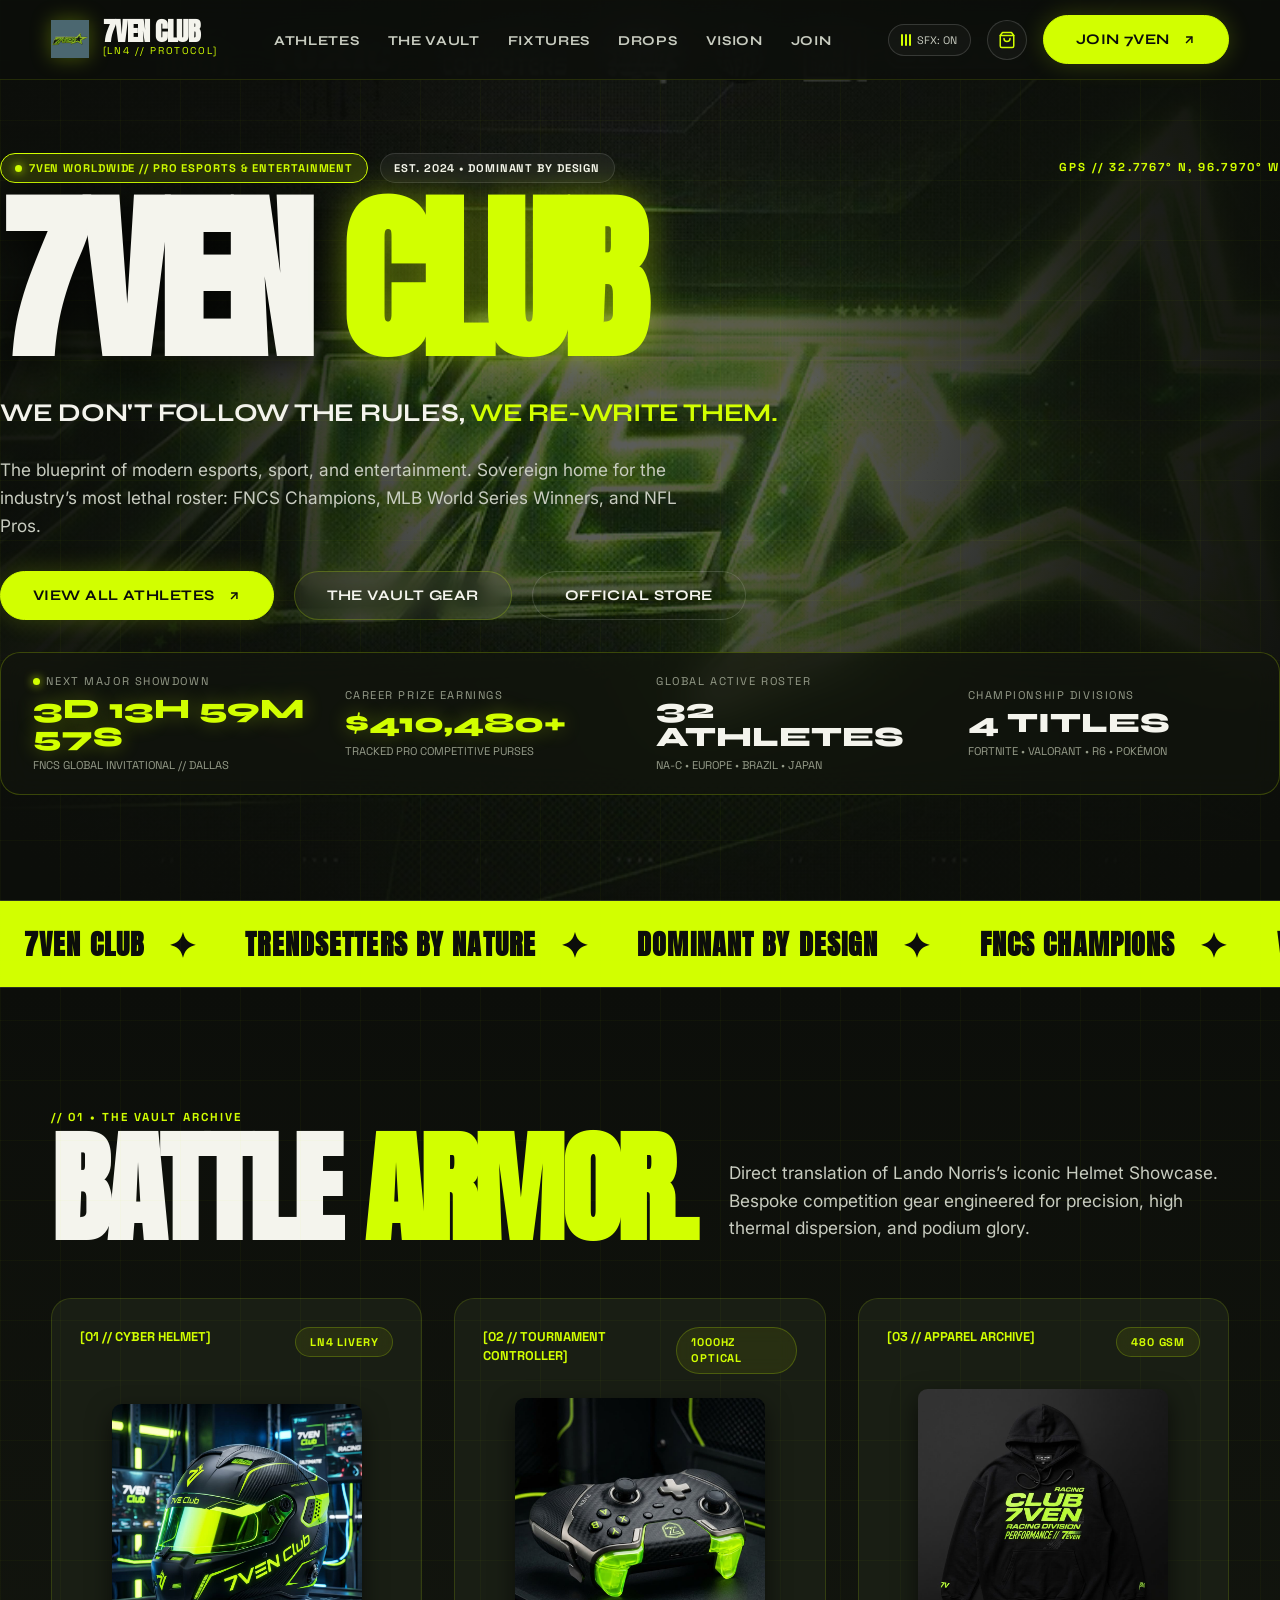
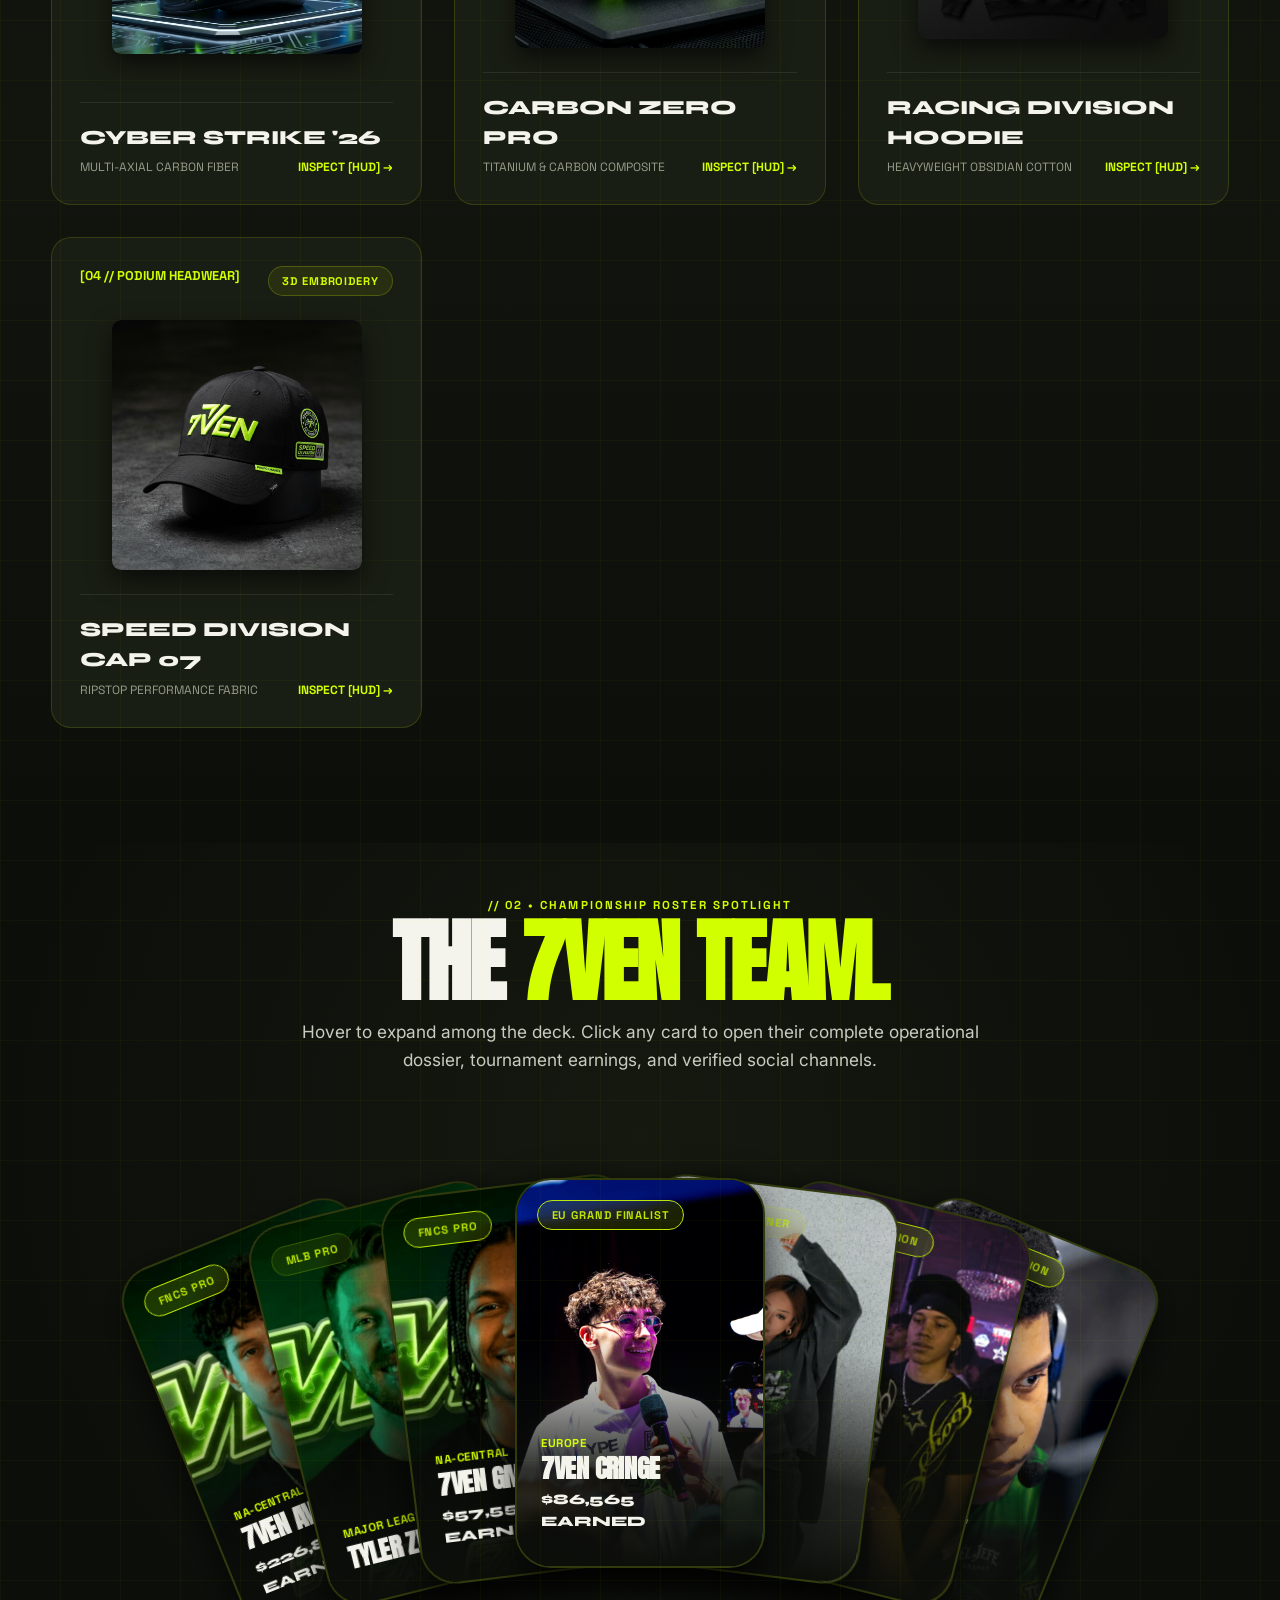
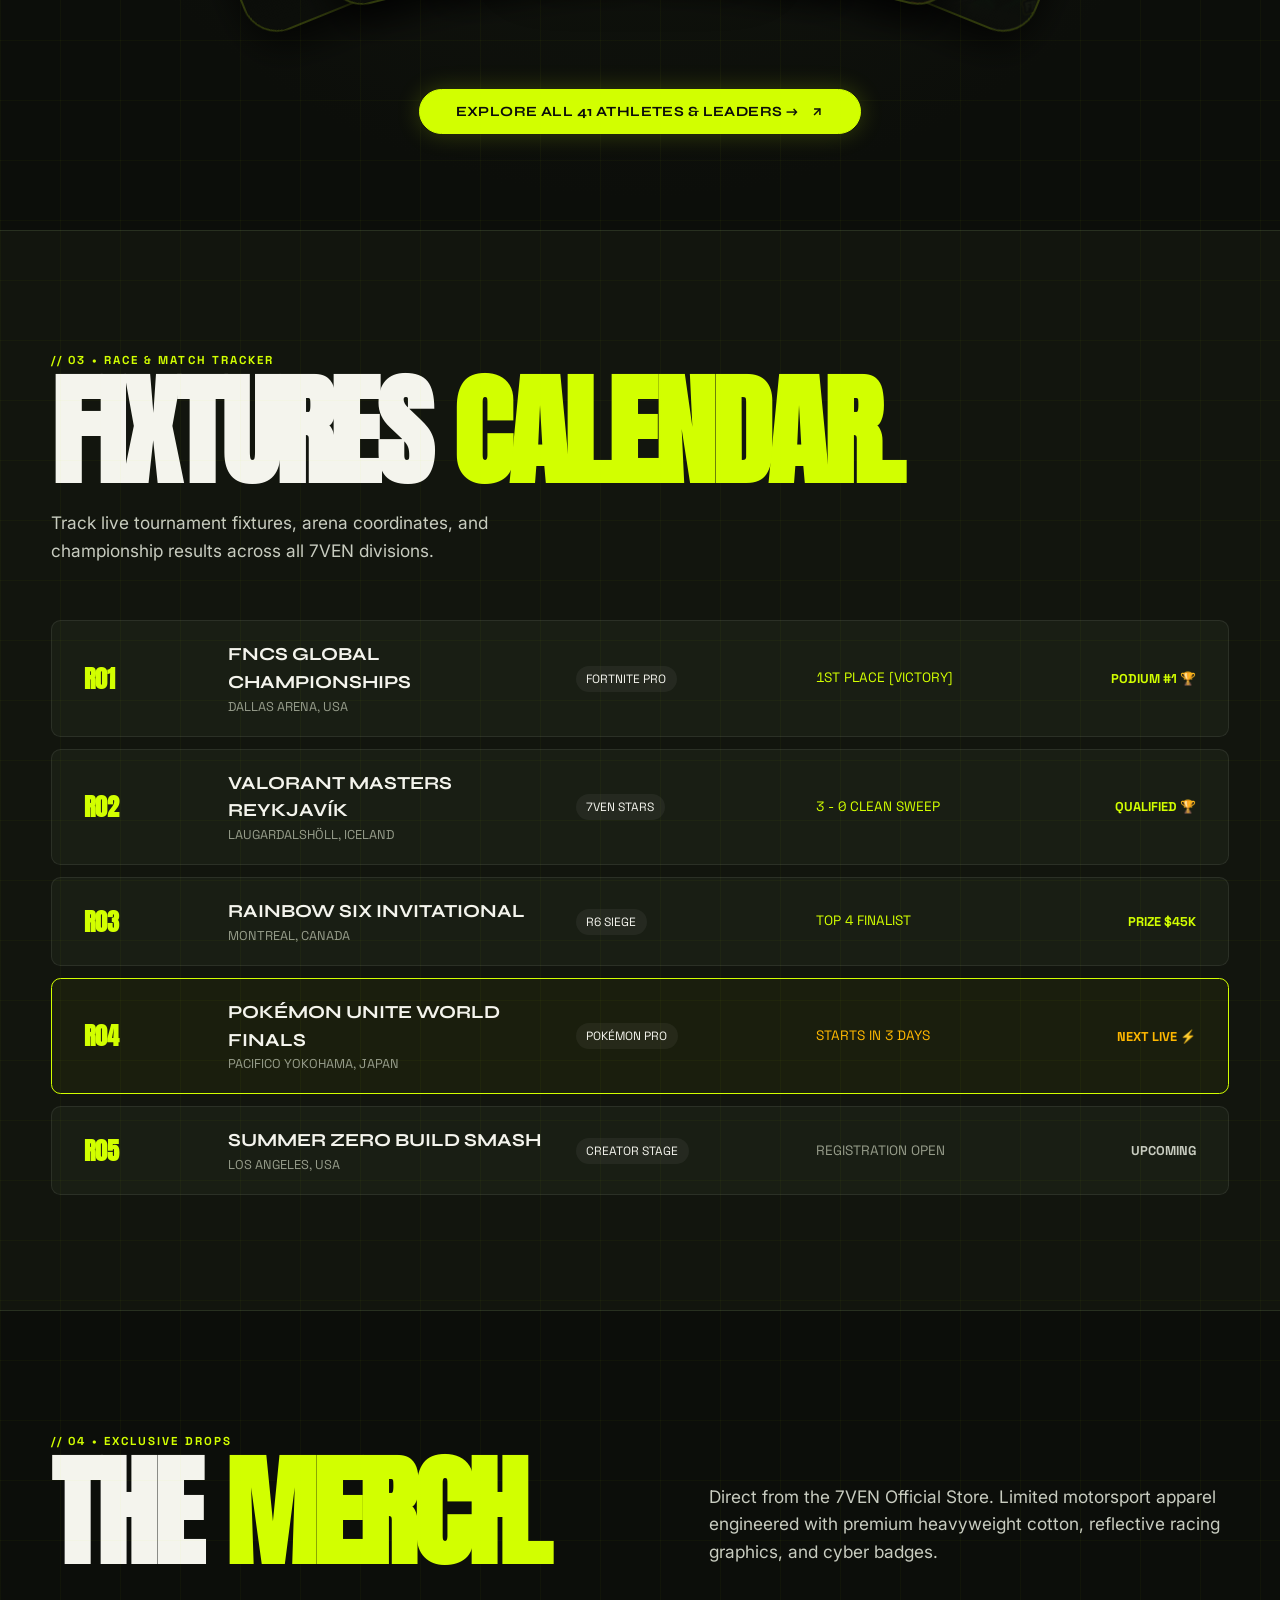
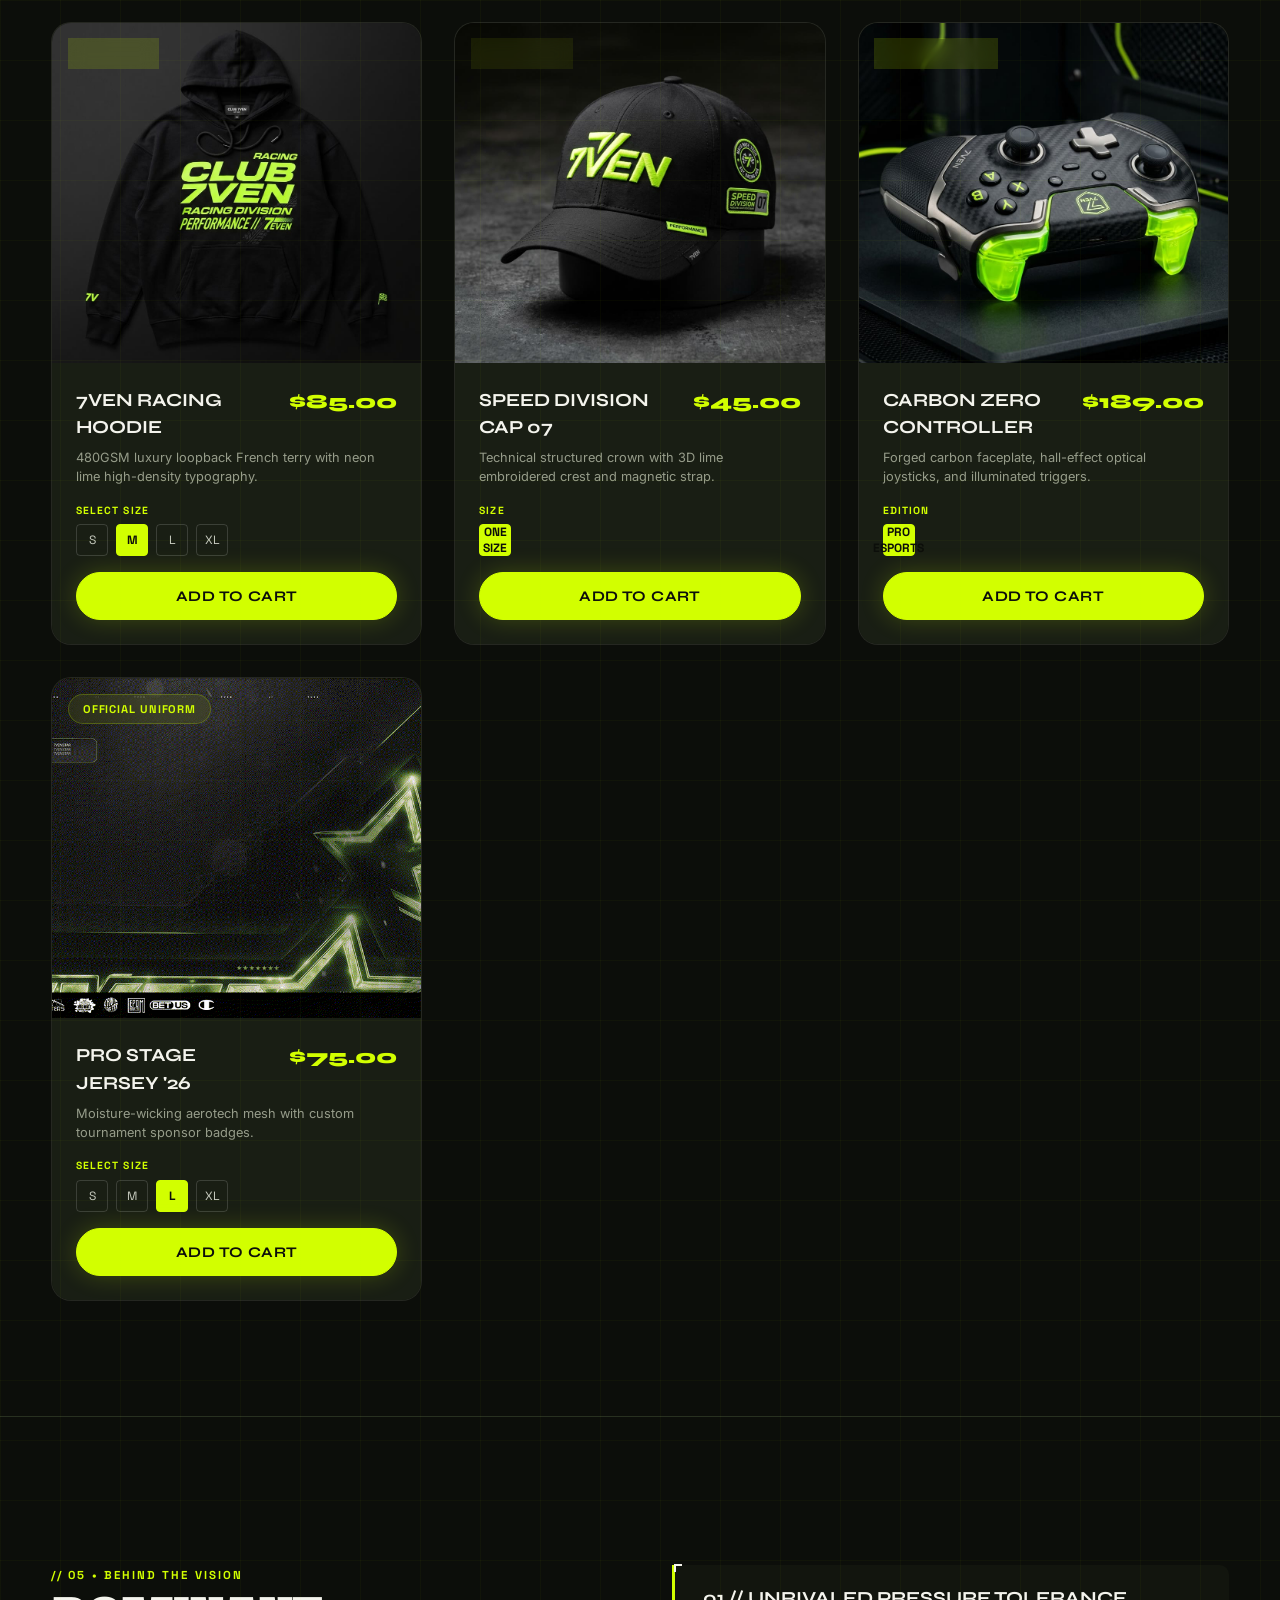
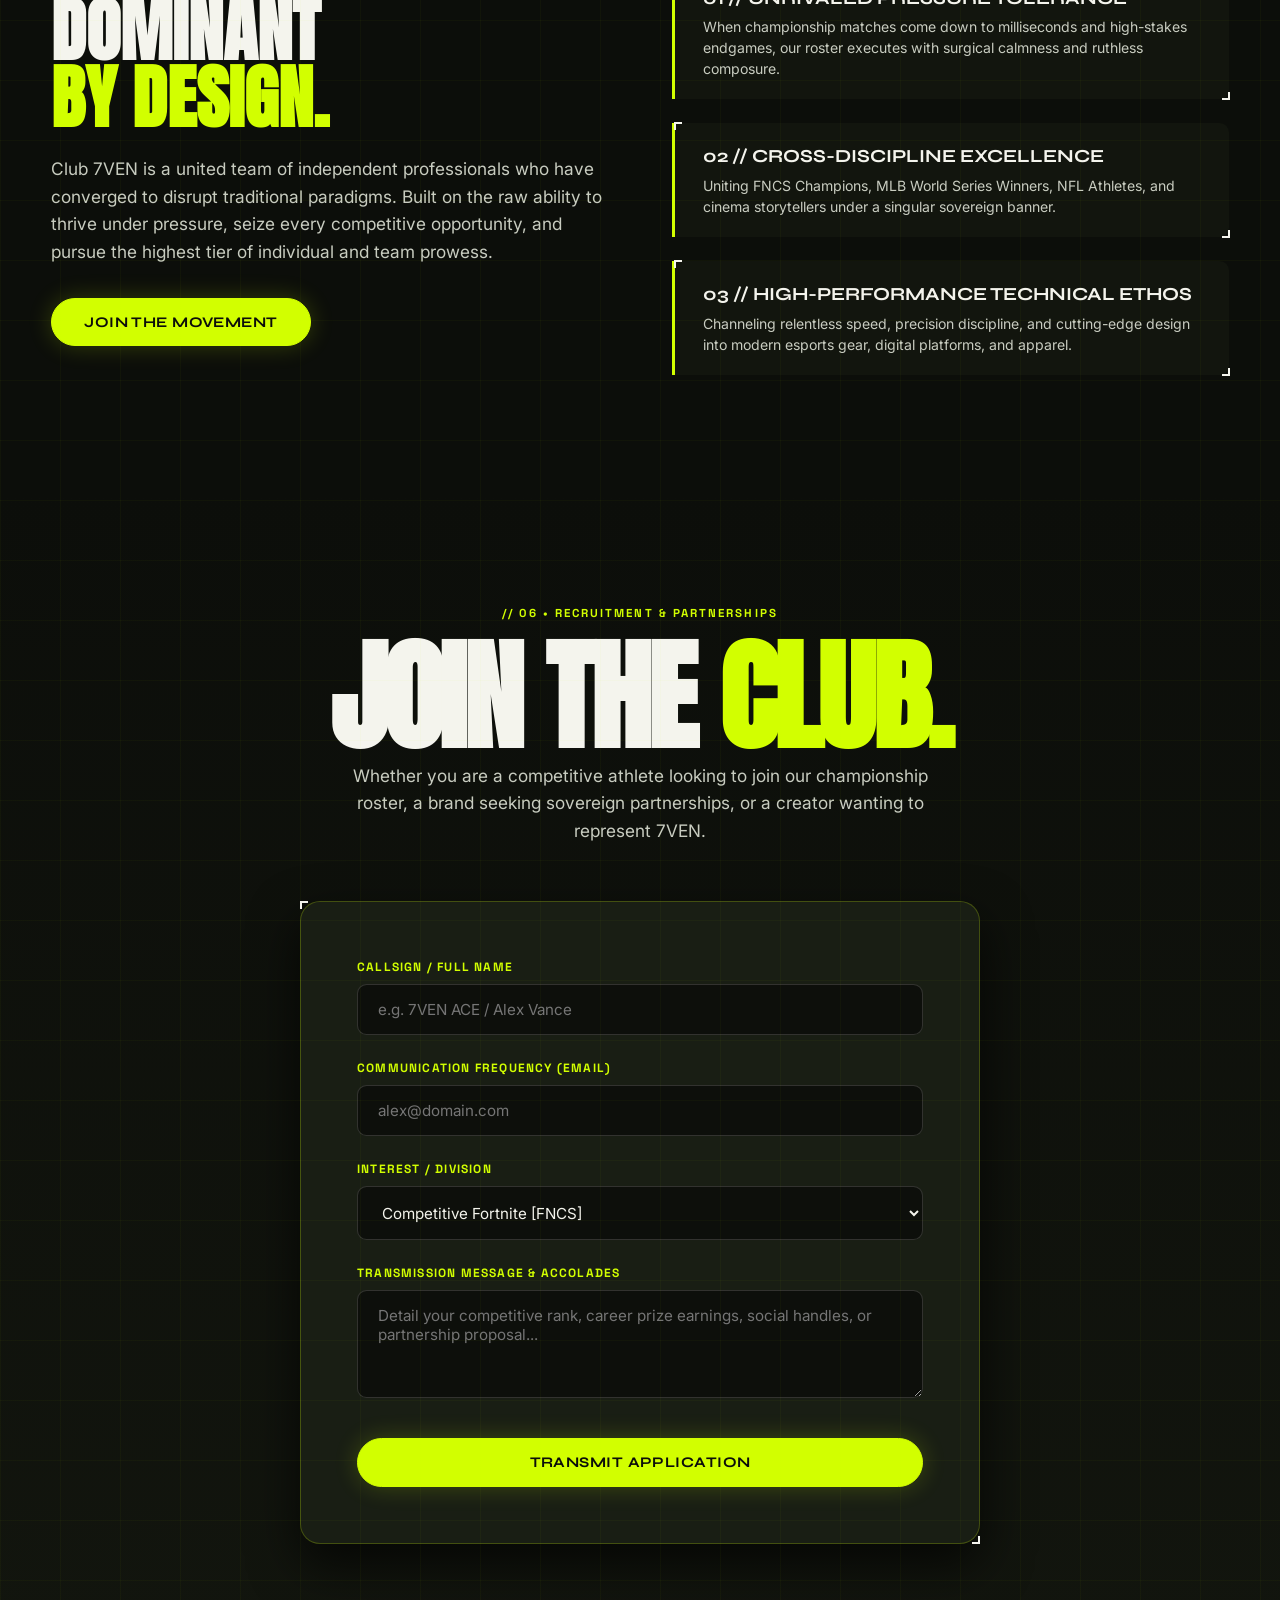
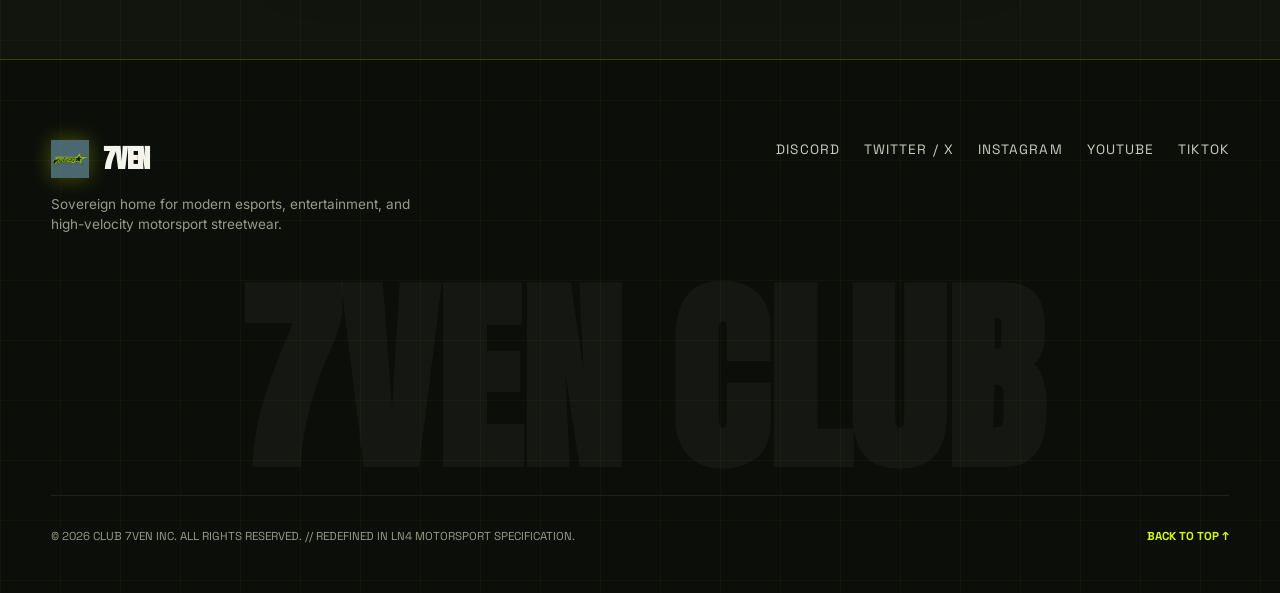
<file: index.html>
<!DOCTYPE html>
<html lang="en" data-mode="on-stage">
<head>
  <meta charset="utf-8">
  <meta name="viewport" content="width=device-width, initial-scale=1.0, minimum-scale=1.0">
  <title>7VEN CLUB — Sovereign Esports & Entertainment // LN4 Edition</title>
  
  <meta name="description" content="Official portal for Club 7VEN: FNCS Champions, World Series Winners, NFL Pros, high-velocity esports rosters, exclusive LN-style merchandise, and the Vault gear archive.">
  <meta property="og:title" content="7VEN CLUB — Dominant By Design">
  <meta property="og:description" content="We don't follow the rules, we re-write them. The home of the industry's most dangerous roster.">
  <meta property="og:type" content="website">
  <meta name="twitter:card" content="summary_large_image">
  <link rel="icon" type="image/png" href="assets/images/7ven-logo.png">

  <!-- Google Fonts: Syne (Ultra modern display) + Anton (Motorsport condensed) + Space Grotesk (HUD monospace) + Inter (Body) -->
  <link rel="preconnect" href="https://fonts.googleapis.com">
  <link rel="preconnect" href="https://fonts.gstatic.com" crossorigin>
  <link href="https://fonts.googleapis.com/css2?family=Anton&family=Inter:wght@400;500;600;700;800&family=Space+Grotesk:wght@500;700&family=Syne:wght@700;800;900&display=swap" rel="stylesheet">

  <!-- Stylesheets -->
  <link rel="stylesheet" href="css/variables.css">
  <link rel="stylesheet" href="css/main.css">
  <link rel="stylesheet" href="css/components.css">
  <link rel="stylesheet" href="css/athletes.css">
  <link rel="stylesheet" href="css/adaptive.css">
</head>
<body data-mode="on-stage">

  <!-- Ambient Grid & Lighting Backgrounds -->
  <div class="tech-grid-overlay" aria-hidden="true"></div>
  <div class="ambient-glow-top" aria-hidden="true"></div>

  <!-- --------------------------------------------------------------------------
       1. FIXED HIGH-TECH HEADER & NAVIGATION
       -------------------------------------------------------------------------- -->
  <header class="ln-nav" id="mainNav">
    <div class="container ln-nav-inner">
      
      <!-- Brand Logotype -->
      <a href="#hero" class="ln-brand" id="brandLink" aria-label="7VEN Club Home">
        <img src="assets/images/7ven-brand-mark.png" alt="7VEN Crest" class="ln-brand-logo">
        <div class="ln-brand-text">
          <span class="ln-brand-title">7VEN CLUB</span>
          <span class="ln-brand-badge">[LN4 // PROTOCOL]</span>
        </div>
      </a>

      <!-- Navigation Links -->
      <nav aria-label="Main Navigation">
        <ul class="ln-nav-links">
          <li><a href="#roster" class="ln-nav-link">Athletes</a></li>
          <li><a href="#vault" class="ln-nav-link">The Vault</a></li>
          <li><a href="#calendar" class="ln-nav-link">Fixtures</a></li>
          <li><a href="#store" class="ln-nav-link">Drops</a></li>
          <li><a href="#manifesto" class="ln-nav-link">Vision</a></li>
          <li><a href="#contact" class="ln-nav-link">Join</a></li>
        </ul>
      </nav>

      <!-- Utility Actions (Audio SFX + Cart Drawer + Join Button) -->
      <div class="ln-nav-actions">
        
        <!-- Web Audio SFX Toggle -->
        <button class="sound-toggle-btn" id="soundToggleBtn" title="Toggle Interface Audio Telemetry" aria-label="Toggle Sound Effects">
          <div class="sound-bars" aria-hidden="true">
            <span class="sound-bar"></span>
            <span class="sound-bar"></span>
            <span class="sound-bar"></span>
          </div>
          <span class="sound-status-text">SFX: ON</span>
        </button>

        <!-- Cart Trigger -->
        <button class="cart-trigger-btn" id="cartTrigger" title="Open Vault Cart" aria-label="Open Shopping Cart">
          <svg width="18" height="18" viewBox="0 0 24 24" fill="none" stroke="currentColor" stroke-width="2" stroke-linecap="round" stroke-linejoin="round" color="#d2ff00">
            <path d="M6 2L3 6v14a2 2 0 0 0 2 2h14a2 2 0 0 0 2-2V6l-3-4z"></path>
            <line x1="3" y1="6" x2="21" y2="6"></line>
            <path d="M16 10a4 4 0 0 1-8 0"></path>
          </svg>
          <span class="cart-badge-count" id="cartBadge" style="display: none;">0</span>
        </button>

        <!-- Primary CTA with LN4 Rolling Text Effect -->
        <a href="#contact" class="btn-ln btn-ln-primary" id="navCtaBtn">
          <span class="btn-roll-text" data-text="JOIN 7VEN">
            <span>JOIN 7VEN</span>
          </span>
          <svg class="btn-icon-svg" viewBox="0 0 24 24" fill="none" stroke="currentColor" stroke-width="2.5">
            <line x1="7" y1="17" x2="17" y2="7"></line>
            <polyline points="7 7 17 7 17 17"></polyline>
          </svg>
        </a>

        <!-- Mobile Toggle Button -->
        <button class="mobile-menu-btn" id="mobileMenuBtn" aria-label="Toggle Navigation Menu">
          <span class="mobile-menu-bar"></span>
          <span class="mobile-menu-bar"></span>
        </button>

      </div>
    </div>
  </header>

  <!-- --------------------------------------------------------------------------
       2. HERO SECTION — HIGH-OCTANE STAGE
       -------------------------------------------------------------------------- -->
  <main>
    <section class="hero-section" id="hero">
      
      <!-- Hardware-Accelerated Video / Adaptive Poster Backdrop -->
      <div class="hero-bg-container" aria-hidden="true">
        <video id="heroStageVideo" class="hero-stage-media" autoplay loop muted playsinline poster="assets/images/stage-poster.jpg" preload="metadata">
          <source src="assets/images/stage-video.mp4" type="video/mp4">
        </video>
        <img id="heroStagePoster" src="assets/images/stage-poster.jpg" alt="7VEN Tournament Stage Background" class="hero-stage-media" style="display: none;" loading="eager" decoding="async">
        <div class="hero-vignette"></div>
      </div>

      <div class="container hero-content">
        
        <!-- Live Telemetry Badges -->
        <div class="hero-meta-strip">
          <div class="hero-tag-group">
            <span class="badge-pill is-live">
              <span class="live-dot"></span>
              7VEN WORLDWIDE // PRO ESPORTS & ENTERTAINMENT
            </span>
            <span class="badge-pill is-dark">EST. 2024 • DOMINANT BY DESIGN</span>
          </div>
          <span class="text-eyebrow">
            GPS // 32.7767° N, 96.7970° W
          </span>
        </div>

        <!-- Huge Typographic Headline -->
        <div class="hero-title-wrap">
          <h1 class="hero-title-main">
            7VEN <span class="hero-title-accent">CLUB</span>
          </h1>
        </div>

        <!-- Subtitles & Value Proposition (Direct from 7ven.club) -->
        <div class="hero-subtitle-bar">
          <div class="hero-slogan">
            WE DON'T FOLLOW THE RULES, <span class="highlight-lime">WE RE-WRITE THEM.</span>
          </div>
          <p class="text-lead" style="max-width: 720px;">
            The blueprint of modern esports, sport, and entertainment. Sovereign home for the industry’s most lethal roster: FNCS Champions, MLB World Series Winners, and NFL Pros.
          </p>
        </div>

        <!-- Action CTAs -->
        <div class="hero-actions">
          <a href="athletes.html" class="btn-ln btn-ln-primary">
            <span class="btn-roll-text" data-text="VIEW ALL ATHLETES">
              <span>VIEW ALL ATHLETES</span>
            </span>
            <svg class="btn-icon-svg" viewBox="0 0 24 24" fill="none" stroke="currentColor" stroke-width="2.5">
              <line x1="7" y1="17" x2="17" y2="7"></line>
              <polyline points="7 7 17 7 17 17"></polyline>
            </svg>
          </a>

          <a href="#vault" class="btn-ln btn-ln-secondary">
            <span class="btn-roll-text" data-text="THE VAULT GEAR">
              <span>THE VAULT GEAR</span>
            </span>
          </a>

          <a href="#store" class="btn-ln btn-ln-outline">
            <span class="btn-roll-text" data-text="OFFICIAL STORE">
              <span>OFFICIAL STORE</span>
            </span>
          </a>
        </div>

        <!-- Telemetry Data Bar (Mirroring LN4 Grand Prix telemetry widgets) -->
        <div class="hero-telemetry-bar">
          <div class="telemetry-grid">
            
            <div class="telemetry-card">
              <span class="telemetry-label">
                <span class="live-dot"></span>
                NEXT MAJOR SHOWDOWN
              </span>
              <span class="telemetry-value lime" id="telemetryCountdown">
                3D 14H 22M 10S
              </span>
              <span class="text-mono" style="font-size: 0.7rem; color: var(--color--grey-on-track);">FNCS GLOBAL INVITATIONAL // DALLAS</span>
            </div>

            <div class="telemetry-card">
              <span class="telemetry-label">CAREER PRIZE EARNINGS</span>
              <span class="telemetry-value lime">$410,480+</span>
              <span class="text-mono" style="font-size: 0.7rem; color: var(--color--grey-on-track);">TRACKED PRO COMPETITIVE PURSES</span>
            </div>

            <div class="telemetry-card">
              <span class="telemetry-label">GLOBAL ACTIVE ROSTER</span>
              <span class="telemetry-value">32 ATHLETES</span>
              <span class="text-mono" style="font-size: 0.7rem; color: var(--color--grey-on-track);">NA-C • EUROPE • BRAZIL • JAPAN</span>
            </div>

            <div class="telemetry-card">
              <span class="telemetry-label">CHAMPIONSHIP DIVISIONS</span>
              <span class="telemetry-value">4 TITLES</span>
              <span class="text-mono" style="font-size: 0.7rem; color: var(--color--grey-on-track);">FORTNITE • VALORANT • R6 • POKÉMON</span>
            </div>

          </div>
        </div>

      </div>
    </section>

    <!-- --------------------------------------------------------------------------
         3. DUAL RUNNING MARQUEE TICKER (LN4 INFINITE STREAM)
         -------------------------------------------------------------------------- -->
    <div class="marquee-section marquee-strip-lime" aria-hidden="true">
      <div class="marquee-track left">
        <span class="marquee-item">7VEN CLUB <span class="marquee-separator">✦</span></span>
        <span class="marquee-item">TRENDSETTERS BY NATURE <span class="marquee-separator">✦</span></span>
        <span class="marquee-item">DOMINANT BY DESIGN <span class="marquee-separator">✦</span></span>
        <span class="marquee-item">FNCS CHAMPIONS <span class="marquee-separator">✦</span></span>
        <span class="marquee-item">VALORANT STARS <span class="marquee-separator">✦</span></span>
        <span class="marquee-item">MLB WORLD SERIES PROS <span class="marquee-separator">✦</span></span>
        <span class="marquee-item">RE-WRITING THE ESPORTS BLUEPRINT <span class="marquee-separator">✦</span></span>
        <!-- Duplicated for seamless loop -->
        <span class="marquee-item">7VEN CLUB <span class="marquee-separator">✦</span></span>
        <span class="marquee-item">TRENDSETTERS BY NATURE <span class="marquee-separator">✦</span></span>
        <span class="marquee-item">DOMINANT BY DESIGN <span class="marquee-separator">✦</span></span>
        <span class="marquee-item">FNCS CHAMPIONS <span class="marquee-separator">✦</span></span>
        <span class="marquee-item">VALORANT STARS <span class="marquee-separator">✦</span></span>
        <span class="marquee-item">MLB WORLD SERIES PROS <span class="marquee-separator">✦</span></span>
        <span class="marquee-item">RE-WRITING THE ESPORTS BLUEPRINT <span class="marquee-separator">✦</span></span>
      </div>
    </div>

    <!-- --------------------------------------------------------------------------
         4. THE VAULT — GEAR & ARMOR ARCHIVE (LANDO HELMET SHOWCASE REIMAGINED)
         -------------------------------------------------------------------------- -->
    <section class="vault-section" id="vault">
      <div class="container">
        
        <div class="section-head">
          <div class="section-head-row">
            <div>
              <span class="text-eyebrow">// 01 • THE VAULT ARCHIVE</span>
              <h2 class="text-impact" style="margin-top: 0.5rem;">
                BATTLE <span class="highlight-lime">ARMOR.</span>
              </h2>
            </div>
            <p class="text-lead" style="max-width: 500px;">
              Direct translation of Lando Norris’s iconic Helmet Showcase. Bespoke competition gear engineered for precision, high thermal dispersion, and podium glory.
            </p>
          </div>
        </div>

        <div class="vault-grid">
          
          <!-- Vault Item 1: Cyber Helmet -->
          <article class="vault-card" data-vault-id="helmet" id="vaultItem1">
            <div class="vault-card-header">
              <span class="vault-card-num">[01 // CYBER HELMET]</span>
              <span class="badge-pill">LN4 LIVERY</span>
            </div>
            <div class="vault-media-wrap">
              <img src="assets/images/vault-helmet.jpg" alt="7VEN Cyber Strike Helmet" class="vault-img">
            </div>
            <div class="vault-card-footer">
              <h3 class="vault-item-name">CYBER STRIKE '26</h3>
              <div class="vault-item-spec">
                <span>MULTI-AXIAL CARBON FIBER</span>
                <span class="vault-inspect-tag">INSPECT [HUD] →</span>
              </div>
            </div>
          </article>

          <!-- Vault Item 2: Pro Controller -->
          <article class="vault-card" data-vault-id="controller" id="vaultItem2">
            <div class="vault-card-header">
              <span class="vault-card-num">[02 // TOURNAMENT CONTROLLER]</span>
              <span class="badge-pill">1000HZ OPTICAL</span>
            </div>
            <div class="vault-media-wrap">
              <img src="assets/images/vault-controller.jpg" alt="7VEN Carbon Zero Pro Controller" class="vault-img">
            </div>
            <div class="vault-card-footer">
              <h3 class="vault-item-name">CARBON ZERO PRO</h3>
              <div class="vault-item-spec">
                <span>TITANIUM & CARBON COMPOSITE</span>
                <span class="vault-inspect-tag">INSPECT [HUD] →</span>
              </div>
            </div>
          </article>

          <!-- Vault Item 3: Racing Division Hoodie -->
          <article class="vault-card" data-vault-id="hoodie" id="vaultItem3">
            <div class="vault-card-header">
              <span class="vault-card-num">[03 // APPAREL ARCHIVE]</span>
              <span class="badge-pill">480 GSM</span>
            </div>
            <div class="vault-media-wrap">
              <img src="assets/images/merch-hoodie.jpg" alt="7VEN Racing Division Hoodie" class="vault-img">
            </div>
            <div class="vault-card-footer">
              <h3 class="vault-item-name">RACING DIVISION HOODIE</h3>
              <div class="vault-item-spec">
                <span>HEAVYWEIGHT OBSIDIAN COTTON</span>
                <span class="vault-inspect-tag">INSPECT [HUD] →</span>
              </div>
            </div>
          </article>

          <!-- Vault Item 4: Speed Division Cap -->
          <article class="vault-card" data-vault-id="cap" id="vaultItem4">
            <div class="vault-card-header">
              <span class="vault-card-num">[04 // PODIUM HEADWEAR]</span>
              <span class="badge-pill">3D EMBROIDERY</span>
            </div>
            <div class="vault-media-wrap">
              <img src="assets/images/merch-cap.jpg" alt="7VEN Speed Division Cap" class="vault-img">
            </div>
            <div class="vault-card-footer">
              <h3 class="vault-item-name">SPEED DIVISION CAP 07</h3>
              <div class="vault-item-spec">
                <span>RIPSTOP PERFORMANCE FABRIC</span>
                <span class="vault-inspect-tag">INSPECT [HUD] →</span>
              </div>
            </div>
          </article>

        </div>

      </div>
    </section>

    <!-- --------------------------------------------------------------------------
         5. CHAMPIONSHIP ROSTER SPOTLIGHT (LANDO NORRIS FAN-OUT CARD DECK)
         -------------------------------------------------------------------------- -->
    <section class="fan-deck-section" id="roster">
      <div class="container">
        
        <div class="fan-deck-header">
          <span class="text-eyebrow">// 02 • CHAMPIONSHIP ROSTER SPOTLIGHT</span>
          <h2 class="text-impact" style="margin-top: 0.5rem; font-size: clamp(3rem, 7vw, 6.5rem);">
            THE <span class="highlight-lime">7VEN TEAM.</span>
          </h2>
          <p class="text-lead" style="max-width: 680px; margin: 1rem auto 0 auto;">
            Hover to expand among the deck. Click any card to open their complete operational dossier, tournament earnings, and verified social channels.
          </p>
          <div class="mobile-touch-hint">
            <span>SWIPE ROSTER</span>
            <span class="mobile-touch-hint-arrow">➔</span>
            <span>TAP CARD FOR DOSSIER</span>
          </div>
        </div>

        <!-- Overlapping Fan-Out Card Deck -->
        <div class="fan-deck-wrapper" id="fanDeckWrapper">
          
          <!-- Card 0: 7VEN Avivv -->
          <div class="fan-card" data-index="0" data-athlete-slug="avivv">
            <div class="fan-card-img-wrap">
              <img src="assets/images/roster/avivv.jpg" alt="7VEN Avivv" class="fan-card-img" loading="lazy" decoding="async">
              <div class="fan-card-vignette"></div>
            </div>
            <span class="badge-pill is-live fan-card-badge">FNCS PRO</span>
            <div class="fan-card-content">
              <span class="fan-card-role">NA-CENTRAL</span>
              <h3 class="fan-card-name">7VEN AVIVV</h3>
              <div class="fan-card-earnings">$226,860 EARNED</div>
              <span class="fan-card-hint">CLICK TO EXPAND DOSSIER →</span>
            </div>
          </div>

          <!-- Card 1: 7VEN Tyler Zuber (MLB PRO, No purse) -->
          <div class="fan-card" data-index="1" data-athlete-slug="tyler-zuber">
            <div class="fan-card-img-wrap">
              <img src="assets/images/roster/tyler-zuber.jpg" alt="7VEN Tyler Zuber" class="fan-card-img" loading="lazy" decoding="async">
              <div class="fan-card-vignette"></div>
            </div>
            <span class="badge-pill fan-card-badge">MLB PRO</span>
            <div class="fan-card-content">
              <span class="fan-card-role">MAJOR LEAGUE</span>
              <h3 class="fan-card-name">TYLER ZUBER</h3>
              <span class="fan-card-hint">CLICK TO EXPAND DOSSIER →</span>
            </div>
          </div>

          <!-- Card 2: 7VEN GMONEY -->
          <div class="fan-card" data-index="2" data-athlete-slug="gmoney">
            <div class="fan-card-img-wrap">
              <img src="assets/images/roster/gmoney.jpg" alt="7VEN GMONEY" class="fan-card-img" loading="lazy" decoding="async">
              <div class="fan-card-vignette"></div>
            </div>
            <span class="badge-pill is-live fan-card-badge">FNCS PRO</span>
            <div class="fan-card-content">
              <span class="fan-card-role">NA-CENTRAL</span>
              <h3 class="fan-card-name">7VEN GMONEY</h3>
              <div class="fan-card-earnings">$57,550 EARNED</div>
              <span class="fan-card-hint">CLICK TO EXPAND DOSSIER →</span>
            </div>
          </div>

          <!-- Card 3: 7VEN CRINGE (Center) -->
          <div class="fan-card" data-index="3" data-athlete-slug="cringe">
            <div class="fan-card-img-wrap">
              <img src="assets/images/roster/cringe.jpg" alt="7VEN CRINGE" class="fan-card-img" loading="lazy" decoding="async">
              <div class="fan-card-vignette"></div>
            </div>
            <span class="badge-pill is-live fan-card-badge">EU GRAND FINALIST</span>
            <div class="fan-card-content">
              <span class="fan-card-role">EUROPE</span>
              <h3 class="fan-card-name">7VEN CRINGE</h3>
              <div class="fan-card-earnings">$86,565 EARNED</div>
              <span class="fan-card-hint">CLICK TO EXPAND DOSSIER →</span>
            </div>
          </div>

          <!-- Card 4: 7VEN CECE -->
          <div class="fan-card" data-index="4" data-athlete-slug="cece">
            <div class="fan-card-img-wrap">
              <img src="assets/images/roster/cece.jpg" alt="7VEN CECE" class="fan-card-img" loading="lazy" decoding="async">
              <div class="fan-card-vignette"></div>
            </div>
            <span class="badge-pill fan-card-badge">TWITCH PARTNER</span>
            <div class="fan-card-content">
              <span class="fan-card-role">ZERO BUILD PRO</span>
              <h3 class="fan-card-name">7VEN CECE</h3>
              <div class="fan-card-earnings">$20,000+ EARNED</div>
              <span class="fan-card-hint">CLICK TO EXPAND DOSSIER →</span>
            </div>
          </div>

          <!-- Card 5: 7VEN Thorik -->
          <div class="fan-card" data-index="5" data-athlete-slug="thorik">
            <div class="fan-card-img-wrap">
              <img src="assets/images/roster/thorik.jpg" alt="7VEN Thorik" class="fan-card-img" loading="lazy" decoding="async">
              <div class="fan-card-vignette"></div>
            </div>
            <span class="badge-pill is-live fan-card-badge">FNCS CHAMPION</span>
            <div class="fan-card-content">
              <span class="fan-card-role">NA WEST // GLOBAL</span>
              <h3 class="fan-card-name">7VEN THORIK</h3>
              <div class="fan-card-earnings">$31,000+ EARNED</div>
              <span class="fan-card-hint">CLICK TO EXPAND DOSSIER →</span>
            </div>
          </div>

          <!-- Card 6: 7VEN Sxhool -->
          <div class="fan-card" data-index="6" data-athlete-slug="sxhool">
            <div class="fan-card-img-wrap">
              <img src="assets/images/roster/sxhool.jpg" alt="7VEN Sxhool" class="fan-card-img" loading="lazy" decoding="async">
              <div class="fan-card-vignette"></div>
            </div>
            <span class="badge-pill is-live fan-card-badge">FNCS CHAMPION</span>
            <div class="fan-card-content">
              <span class="fan-card-role">MAJOR 2 CHAMPION</span>
              <h3 class="fan-card-name">7VEN SXHOOL</h3>
              <div class="fan-card-earnings">$54,400 EARNED</div>
              <span class="fan-card-hint">CLICK TO EXPAND DOSSIER →</span>
            </div>
          </div>

        </div>

        <!-- Action CTA linking to full Athletes directory -->
        <div style="text-align: center; margin-top: 3.5rem;">
          <a href="athletes.html" class="btn-ln btn-ln-primary" style="padding: 0.85rem 2.2rem; font-size: 0.88rem;">
            <span class="btn-roll-text" data-text="EXPLORE ALL 41 ATHLETES & LEADERS →">
              <span>EXPLORE ALL 41 ATHLETES & LEADERS →</span>
            </span>
            <svg class="btn-icon-svg" viewBox="0 0 24 24" fill="none" stroke="currentColor" stroke-width="2.5">
              <line x1="7" y1="17" x2="17" y2="7"></line>
              <polyline points="7 7 17 7 17 17"></polyline>
            </svg>
          </a>
        </div>

      </div>
    </section>

    <!-- --------------------------------------------------------------------------
         6. FIXTURES & TOURNAMENT CALENDAR (LANDO GRAND PRIX CALENDAR)
         -------------------------------------------------------------------------- -->
    <section class="calendar-section" id="calendar">
      <div class="container">
        
        <div class="section-head">
          <div class="section-head-row">
            <div>
              <span class="text-eyebrow">// 03 • RACE & MATCH TRACKER</span>
              <h2 class="text-impact" style="margin-top: 0.5rem;">
                FIXTURES <span class="highlight-lime">CALENDAR.</span>
              </h2>
            </div>
            <p class="text-lead" style="max-width: 520px;">
              Track live tournament fixtures, arena coordinates, and championship results across all 7VEN divisions.
            </p>
          </div>
        </div>

        <div class="calendar-table">
          
          <!-- Round 1 -->
          <div class="cal-row">
            <span class="cal-round">R01</span>
            <div>
              <div class="cal-event-name">FNCS GLOBAL CHAMPIONSHIPS</div>
              <div class="cal-location">DALLAS ARENA, USA</div>
            </div>
            <span class="cal-division">FORTNITE PRO</span>
            <span class="text-mono" style="color: var(--color--lime); font-size: 0.85rem;">1ST PLACE [VICTORY]</span>
            <span class="cal-status status-victory">PODIUM #1 🏆</span>
          </div>

          <!-- Round 2 -->
          <div class="cal-row">
            <span class="cal-round">R02</span>
            <div>
              <div class="cal-event-name">VALORANT MASTERS REYKJAVÍK</div>
              <div class="cal-location">LAUGARDALSHÖLL, ICELAND</div>
            </div>
            <span class="cal-division">7VEN STARS</span>
            <span class="text-mono" style="color: var(--color--lime); font-size: 0.85rem;">3 - 0 CLEAN SWEEP</span>
            <span class="cal-status status-victory">QUALIFIED 🏆</span>
          </div>

          <!-- Round 3 -->
          <div class="cal-row">
            <span class="cal-round">R03</span>
            <div>
              <div class="cal-event-name">RAINBOW SIX INVITATIONAL</div>
              <div class="cal-location">MONTREAL, CANADA</div>
            </div>
            <span class="cal-division">R6 SIEGE</span>
            <span class="text-mono" style="color: var(--color--lime); font-size: 0.85rem;">TOP 4 FINALIST</span>
            <span class="cal-status status-victory">PRIZE $45K</span>
          </div>

          <!-- Round 4 -->
          <div class="cal-row" style="border-color: var(--color--lime); background: rgba(210, 255, 0, 0.04);">
            <span class="cal-round" style="color: var(--color--lime);">R04</span>
            <div>
              <div class="cal-event-name">POKÉMON UNITE WORLD FINALS</div>
              <div class="cal-location">PACIFICO YOKOHAMA, JAPAN</div>
            </div>
            <span class="cal-division">POKÉMON PRO</span>
            <span class="text-mono" style="color: #ffb800; font-size: 0.85rem;">STARTS IN 3 DAYS</span>
            <span class="cal-status status-upcoming">NEXT LIVE ⚡</span>
          </div>

          <!-- Round 5 -->
          <div class="cal-row">
            <span class="cal-round">R05</span>
            <div>
              <div class="cal-event-name">SUMMER ZERO BUILD SMASH</div>
              <div class="cal-location">LOS ANGELES, USA</div>
            </div>
            <span class="cal-division">CREATOR STAGE</span>
            <span class="text-mono" style="color: var(--color--grey-on-track); font-size: 0.85rem;">REGISTRATION OPEN</span>
            <span class="cal-status" style="color: var(--color--white-muted);">UPCOMING</span>
          </div>

        </div>

      </div>
    </section>

    <!-- --------------------------------------------------------------------------
         7. OFFICIAL STORE & DROPS (LN4 APPAREL STOREFRONT)
         -------------------------------------------------------------------------- -->
    <section class="store-section" id="store">
      <div class="container">
        
        <div class="section-head">
          <div class="section-head-row">
            <div>
              <span class="text-eyebrow">// 04 • EXCLUSIVE DROPS</span>
              <h2 class="text-impact" style="margin-top: 0.5rem;">
                THE <span class="highlight-lime">MERCH.</span>
              </h2>
            </div>
            <p class="text-lead" style="max-width: 520px;">
              Direct from the 7VEN Official Store. Limited motorsport apparel engineered with premium heavyweight cotton, reflective racing graphics, and cyber badges.
            </p>
          </div>
        </div>

        <div class="store-grid">
          
          <!-- Product 1: Racing Division Hoodie -->
          <article class="product-card">
            <div class="product-media">
              <span class="badge-pill is-live product-tag">HOT DROP</span>
              <img src="assets/images/merch-hoodie.jpg" alt="7VEN Racing Division Hoodie" class="product-img">
            </div>
            <div class="product-body">
              <div>
                <div class="product-info-head">
                  <h3 class="product-title">7VEN RACING HOODIE</h3>
                  <span class="product-price">$85.00</span>
                </div>
                <p style="font-size: 0.8rem; color: var(--color--grey-on-track); margin-top: 0.4rem;">
                  480GSM luxury loopback French terry with neon lime high-density typography.
                </p>
              </div>

              <div>
                <span class="form-label" style="font-size: 0.65rem; margin-bottom: 0.35rem; display: block;">SELECT SIZE</span>
                <div class="size-selector">
                  <button class="size-btn">S</button>
                  <button class="size-btn selected">M</button>
                  <button class="size-btn">L</button>
                  <button class="size-btn">XL</button>
                </div>
              </div>

              <button class="btn-ln btn-ln-primary add-to-cart-btn" style="width: 100%;">
                <span class="btn-roll-text" data-text="ADD TO CART">
                  <span>ADD TO CART</span>
                </span>
              </button>
            </div>
          </article>

          <!-- Product 2: Speed Division Cap -->
          <article class="product-card">
            <div class="product-media">
              <span class="badge-pill product-tag">PODIUM KIT</span>
              <img src="assets/images/merch-cap.jpg" alt="7VEN Speed Division Cap" class="product-img">
            </div>
            <div class="product-body">
              <div>
                <div class="product-info-head">
                  <h3 class="product-title">SPEED DIVISION CAP 07</h3>
                  <span class="product-price">$45.00</span>
                </div>
                <p style="font-size: 0.8rem; color: var(--color--grey-on-track); margin-top: 0.4rem;">
                  Technical structured crown with 3D lime embroidered crest and magnetic strap.
                </p>
              </div>

              <div>
                <span class="form-label" style="font-size: 0.65rem; margin-bottom: 0.35rem; display: block;">SIZE</span>
                <div class="size-selector">
                  <button class="size-btn selected">ONE SIZE</button>
                </div>
              </div>

              <button class="btn-ln btn-ln-primary add-to-cart-btn" style="width: 100%;">
                <span class="btn-roll-text" data-text="ADD TO CART">
                  <span>ADD TO CART</span>
                </span>
              </button>
            </div>
          </article>

          <!-- Product 3: Carbon Zero Controller -->
          <article class="product-card">
            <div class="product-media">
              <span class="badge-pill is-live product-tag">PRO HARDWARE</span>
              <img src="assets/images/vault-controller.jpg" alt="7VEN Carbon Zero Pro Controller" class="product-img">
            </div>
            <div class="product-body">
              <div>
                <div class="product-info-head">
                  <h3 class="product-title">CARBON ZERO CONTROLLER</h3>
                  <span class="product-price">$189.00</span>
                </div>
                <p style="font-size: 0.8rem; color: var(--color--grey-on-track); margin-top: 0.4rem;">
                  Forged carbon faceplate, hall-effect optical joysticks, and illuminated triggers.
                </p>
              </div>

              <div>
                <span class="form-label" style="font-size: 0.65rem; margin-bottom: 0.35rem; display: block;">EDITION</span>
                <div class="size-selector">
                  <button class="size-btn selected">PRO ESPORTS</button>
                </div>
              </div>

              <button class="btn-ln btn-ln-primary add-to-cart-btn" style="width: 100%;">
                <span class="btn-roll-text" data-text="ADD TO CART">
                  <span>ADD TO CART</span>
                </span>
              </button>
            </div>
          </article>

          <!-- Product 4: Official Stage Jersey -->
          <article class="product-card">
            <div class="product-media">
              <span class="badge-pill product-tag">OFFICIAL UNIFORM</span>
              <img src="assets/images/merch-hero.png" alt="7VEN Official Stage Jersey" class="product-img">
            </div>
            <div class="product-body">
              <div>
                <div class="product-info-head">
                  <h3 class="product-title">PRO STAGE JERSEY '26</h3>
                  <span class="product-price">$75.00</span>
                </div>
                <p style="font-size: 0.8rem; color: var(--color--grey-on-track); margin-top: 0.4rem;">
                  Moisture-wicking aerotech mesh with custom tournament sponsor badges.
                </p>
              </div>

              <div>
                <span class="form-label" style="font-size: 0.65rem; margin-bottom: 0.35rem; display: block;">SELECT SIZE</span>
                <div class="size-selector">
                  <button class="size-btn">S</button>
                  <button class="size-btn">M</button>
                  <button class="size-btn selected">L</button>
                  <button class="size-btn">XL</button>
                </div>
              </div>

              <button class="btn-ln btn-ln-primary add-to-cart-btn" style="width: 100%;">
                <span class="btn-roll-text" data-text="ADD TO CART">
                  <span>ADD TO CART</span>
                </span>
              </button>
            </div>
          </article>

        </div>

      </div>
    </section>

    <!-- --------------------------------------------------------------------------
         8. MANIFESTO & THE VISION
         -------------------------------------------------------------------------- -->
    <section class="manifesto-section" id="manifesto">
      <div class="container manifesto-grid">
        
        <div>
          <span class="text-eyebrow">// 05 • BEHIND THE VISION</span>
          <h2 class="manifesto-headline" style="margin-top: 0.75rem;">
            DOMINANT <span class="highlight-lime">BY DESIGN.</span>
          </h2>
          <p class="text-lead" style="margin-top: 1.5rem;">
            Club 7VEN is a united team of independent professionals who have converged to disrupt traditional paradigms. Built on the raw ability to thrive under pressure, seize every competitive opportunity, and pursue the highest tier of individual and team prowess.
          </p>
          <div class="hero-actions" style="margin-top: 2rem;">
            <a href="#contact" class="btn-ln btn-ln-primary">
              <span class="btn-roll-text" data-text="JOIN THE MOVEMENT">
                <span>JOIN THE MOVEMENT</span>
              </span>
            </a>
          </div>
        </div>

        <div class="manifesto-pillars">
          
          <div class="pillar-card tech-corner-box">
            <h3 class="pillar-title">01 // UNRIVALED PRESSURE TOLERANCE</h3>
            <p class="pillar-desc">
              When championship matches come down to milliseconds and high-stakes endgames, our roster executes with surgical calmness and ruthless composure.
            </p>
          </div>

          <div class="pillar-card tech-corner-box">
            <h3 class="pillar-title">02 // CROSS-DISCIPLINE EXCELLENCE</h3>
            <p class="pillar-desc">
              Uniting FNCS Champions, MLB World Series Winners, NFL Athletes, and cinema storytellers under a singular sovereign banner.
            </p>
          </div>

          <div class="pillar-card tech-corner-box">
            <h3 class="pillar-title">03 // HIGH-PERFORMANCE TECHNICAL ETHOS</h3>
            <p class="pillar-desc">
              Channeling relentless speed, precision discipline, and cutting-edge design into modern esports gear, digital platforms, and apparel.
            </p>
          </div>

        </div>

      </div>
    </section>

    <!-- --------------------------------------------------------------------------
         9. JOIN 7VEN / CONTACT THE CLUB
         -------------------------------------------------------------------------- -->
    <section class="contact-section" id="contact">
      <div class="container">
        
        <div class="section-head" style="text-align: center; align-items: center;">
          <span class="text-eyebrow">// 06 • RECRUITMENT & PARTNERSHIPS</span>
          <h2 class="text-impact" style="margin-top: 0.5rem;">
            JOIN THE <span class="highlight-lime">CLUB.</span>
          </h2>
          <p class="text-lead" style="max-width: 600px; margin: 0 auto;">
            Whether you are a competitive athlete looking to join our championship roster, a brand seeking sovereign partnerships, or a creator wanting to represent 7VEN.
          </p>
        </div>

        <form class="contact-form tech-corner-box" id="joinForm">
          
          <div class="form-group">
            <label for="formName" class="form-label">CALLSIGN / FULL NAME</label>
            <input type="text" id="formName" class="form-input" placeholder="e.g. 7VEN ACE / Alex Vance" required>
          </div>

          <div class="form-group">
            <label for="formEmail" class="form-label">COMMUNICATION FREQUENCY (EMAIL)</label>
            <input type="email" id="formEmail" class="form-input" placeholder="alex@domain.com" required>
          </div>

          <div class="form-group">
            <label for="formDivision" class="form-label">INTEREST / DIVISION</label>
            <select id="formDivision" class="form-select">
              <option value="Fortnite Pro">Competitive Fortnite [FNCS]</option>
              <option value="VALORANT Stars">VALORANT Stars [VCT]</option>
              <option value="R6 Siege">Rainbow Six Siege Pro</option>
              <option value="Pokémon Unite">Pokémon Unite Championship</option>
              <option value="Brand Partnership">Brand Sponsorship & Collaboration</option>
              <option value="Content Creator">Content Creator & Streamer Roster</option>
            </select>
          </div>

          <div class="form-group">
            <label for="formMessage" class="form-label">TRANSMISSION MESSAGE & ACCOLADES</label>
            <textarea id="formMessage" class="form-textarea" rows="4" placeholder="Detail your competitive rank, career prize earnings, social handles, or partnership proposal..."></textarea>
          </div>

          <button type="submit" class="btn-ln btn-ln-primary" style="width: 100%; margin-top: 1rem;">
            <span class="btn-roll-text" data-text="TRANSMIT APPLICATION">
              <span>TRANSMIT APPLICATION</span>
            </span>
          </button>

        </form>

      </div>
    </section>

  </main>

  <!-- --------------------------------------------------------------------------
       10. MASKED LANDO NORRIS FOOTER
       -------------------------------------------------------------------------- -->
  <footer class="ln-footer">
    <div class="container">
      
      <div class="footer-top-row">
        <div>
          <div class="ln-brand" style="margin-bottom: 1rem;">
            <img src="assets/images/7ven-brand-mark.png" alt="7VEN Crest" class="ln-brand-logo">
            <span class="ln-brand-title">7VEN</span>
          </div>
          <p style="font-size: 0.85rem; color: var(--color--grey-on-track); max-width: 380px;">
            Sovereign home for modern esports, entertainment, and high-velocity motorsport streetwear.
          </p>
        </div>

        <div class="footer-social-links">
          <a href="https://discord.gg/7ven" target="_blank" rel="noopener" class="footer-social-item">Discord</a>
          <a href="https://twitter.com/7venclub" target="_blank" rel="noopener" class="footer-social-item">Twitter / X</a>
          <a href="https://instagram.com/7venclub" target="_blank" rel="noopener" class="footer-social-item">Instagram</a>
          <a href="https://youtube.com/@7venclub" target="_blank" rel="noopener" class="footer-social-item">YouTube</a>
          <a href="https://tiktok.com/@7venclub" target="_blank" rel="noopener" class="footer-social-item">TikTok</a>
        </div>
      </div>

      <!-- Watermark without dot -->
      <div class="footer-huge-mark" aria-hidden="true">
        7VEN CLUB
      </div>

      <div class="footer-bottom-row">
        <div>
          © 2026 CLUB 7VEN INC. ALL RIGHTS RESERVED. // REDEFINED IN LN4 MOTORSPORT SPECIFICATION.
        </div>
        <div style="display: flex; gap: 2rem;">
          <a href="#hero" style="color: var(--color--lime); font-weight: 700;">BACK TO TOP ↑</a>
        </div>
      </div>

    </div>
  </footer>

  <!-- --------------------------------------------------------------------------
       11. INTERACTIVE CART DRAWER
       -------------------------------------------------------------------------- -->
  <div class="cart-drawer-overlay" id="cartDrawerOverlay" aria-hidden="true">
    <div class="cart-drawer" role="dialog" aria-label="Shopping Cart">
      
      <div class="cart-head">
        <div style="display: flex; align-items: center; gap: 0.5rem;">
          <span class="text-eyebrow">// CART HUD</span>
          <span class="text-h4">YOUR VAULT</span>
        </div>
        <button class="cart-close-btn" id="cartClose" aria-label="Close Shopping Cart">✕</button>
      </div>

      <div class="cart-body" id="cartItemsList">
        <!-- Rendered dynamically by JS -->
      </div>

      <div class="cart-foot">
        <div class="cart-total-row">
          <span class="text-mono" style="color: var(--color--grey-on-track); font-size: 0.85rem;">SUBTOTAL</span>
          <span class="text-h3" id="cartTotalDisplay" style="color: var(--color--lime);">$0.00</span>
        </div>
        <button class="btn-ln btn-ln-primary" id="checkoutBtn" style="width: 100%;">
          <span class="btn-roll-text" data-text="PROCEED TO CHECKOUT">
            <span>PROCEED TO CHECKOUT</span>
          </span>
        </button>
      </div>

    </div>
  </div>

  <!-- --------------------------------------------------------------------------
       12. INTERACTIVE VAULT SPEC MODAL
       -------------------------------------------------------------------------- -->
  <div class="vault-modal-overlay" id="vaultModal" role="dialog" aria-label="Gear Specification Modal">
    <div class="vault-modal-card">
      <button class="vault-modal-close" id="vaultModalClose" aria-label="Close Specification Modal">✕</button>
      
      <div class="vault-modal-media">
        <img src="assets/images/vault-helmet.jpg" alt="Selected Gear" id="modalVaultImg">
      </div>

      <div class="vault-modal-info">
        <div>
          <span class="badge-pill is-live" id="modalVaultSerial">SPEC-7V-HELM-04</span>
          <h3 class="text-h3" id="modalVaultTitle" style="margin: 1rem 0 0.5rem 0;">CYBER STRIKE '26</h3>
          <div class="text-mono" id="modalVaultSpec" style="color: var(--color--lime); font-size: 0.8rem; margin-bottom: 1.5rem;">
            WEIGHT: 1,240G | SHELL: MULTI-AXIAL CARBON | AERO VISOR: LIME IRIDIUM
          </div>
          <p class="text-lead" id="modalVaultDesc" style="font-size: 0.95rem;">
            Forged for high-velocity focus under intense championship pressure. Features acoustic noise isolation for LAN arenas, integrated biometric sensors, and custom 7VEN livery decals with reflective lime trim.
          </p>
        </div>

        <div style="margin-top: 2rem;">
          <a href="#store" class="btn-ln btn-ln-primary" onclick="document.getElementById('vaultModal').classList.remove('open');">
            <span class="btn-roll-text" data-text="VIEW IN STORE">
              <span>VIEW IN STORE</span>
            </span>
          </a>
        </div>
      </div>

    </div>
  </div>

  <!-- --------------------------------------------------------------------------
       14. ATHLETE POPUP DOSSIER MODAL
       -------------------------------------------------------------------------- -->
  <div class="athlete-modal-overlay" id="athleteModal" role="dialog" aria-label="Athlete Profile Dossier">
    <div class="athlete-modal-card">
      <button class="athlete-modal-close" id="athleteModalClose" aria-label="Close Dossier">✕</button>
      
      <div class="athlete-modal-media">
        <img src="assets/images/roster/avivv.jpg" alt="Athlete Portrait" id="modalAthleteImg" class="athlete-modal-img">
      </div>

      <div class="athlete-modal-info">
        <div class="athlete-modal-header">
          <span class="badge-pill is-live" id="modalAthleteBadge">VERIFIED ROSTER</span>
          <h2 class="athlete-modal-name" id="modalAthleteName">7VEN AVIVV</h2>
          <div class="athlete-modal-role" id="modalAthleteRole">NORTH AMERICA CENTRAL // FORTNITE</div>
        </div>

        <div class="athlete-modal-earnings-box" id="modalEarningsBox">
          <span class="text-mono" style="font-size: 0.8rem; color: var(--color--grey-on-track);">CAREER TOURNAMENT EARNINGS</span>
          <span class="text-h3" id="modalAthleteEarnings" style="color: var(--color--lime); font-size: 1.5rem;">$226,860</span>
        </div>

        <div>
          <span class="text-eyebrow" style="font-size: 0.65rem; margin-bottom: 0.5rem; display: block;">OPERATIONAL DOSSIER</span>
          <p class="athlete-modal-bio" id="modalAthleteBio">
            Championship powerhouse dominating NA-Central leaderboards. Pinnacle clutch specialist in end-game FNCS storm circles.
          </p>
        </div>

        <div>
          <span class="text-eyebrow" style="font-size: 0.65rem; margin-bottom: 0.5rem; display: block;">VERIFIED CHANNELS</span>
          <div class="athlete-modal-socials" id="modalAthleteSocials">
            <!-- Rendered dynamically -->
          </div>
        </div>
      </div>

    </div>
  </div>

  <!-- --------------------------------------------------------------------------
       15. MOBILE NAVIGATION DRAWER
       -------------------------------------------------------------------------- -->
  <div class="mobile-drawer-overlay" id="mobileDrawerOverlay" role="dialog" aria-label="Mobile Navigation Menu">
    <div class="mobile-drawer" id="mobileDrawer">
      <div>
        <div class="mobile-drawer-head">
          <div class="ln-brand">
            <img src="assets/images/7ven-brand-mark.png" alt="7VEN Crest" class="ln-brand-logo" style="height: 32px;">
            <span class="ln-brand-title" style="font-size: 1.4rem;">7VEN CLUB</span>
          </div>
          <button class="mobile-drawer-close" id="mobileDrawerClose" aria-label="Close Navigation">✕</button>
        </div>
        
        <nav class="mobile-drawer-nav">
          <a href="#hero" class="mobile-nav-link">HOME</a>
          <a href="athletes.html" class="mobile-nav-link">ATHLETES <span class="badge-pill is-live" style="font-size: 0.6rem; padding: 0.15rem 0.5rem; margin-left: 0.5rem;">41 PROS</span></a>
          <a href="#roster" class="mobile-nav-link">SPOTLIGHT DECK</a>
          <a href="#vault" class="mobile-nav-link">THE VAULT GEAR</a>
          <a href="#calendar" class="mobile-nav-link">FIXTURES & PODIUMS</a>
          <a href="#store" class="mobile-nav-link">LIMITED DROPS</a>
          <a href="#manifesto" class="mobile-nav-link">VISION & SYSTEM</a>
          <a href="#contact" class="mobile-nav-link">JOIN THE CLUB</a>
        </nav>
      </div>

      <div class="mobile-drawer-footer">
        <div class="mobile-drawer-telemetry">
          <span class="text-eyebrow" style="font-size: 0.65rem;">// HARDWARE TELEMETRY PROFILE</span>
          <div style="font-family: var(--font-mono); font-size: 0.72rem; color: var(--color--white-muted); margin-top: 0.25rem;">
            SYSTEM STATUS: <span id="mobileDeviceTier" style="color: var(--color--lime);">OPTIMIZED MOBILE</span>
          </div>
        </div>
        <a href="#contact" class="btn-ln btn-ln-primary" style="width: 100%; text-align: center; margin-top: 1rem; padding: 0.8rem 1rem;">
          <span>JOIN 7VEN SOVEREIGN →</span>
        </a>
      </div>
    </div>
  </div>

  <!-- Scripts (Engine + Interaction + Roster) -->
  <script src="js/adaptive-engine.js"></script>
  <script src="js/main.js"></script>
  <script src="js/athletes.js"></script>
</body>
</html>
</file>
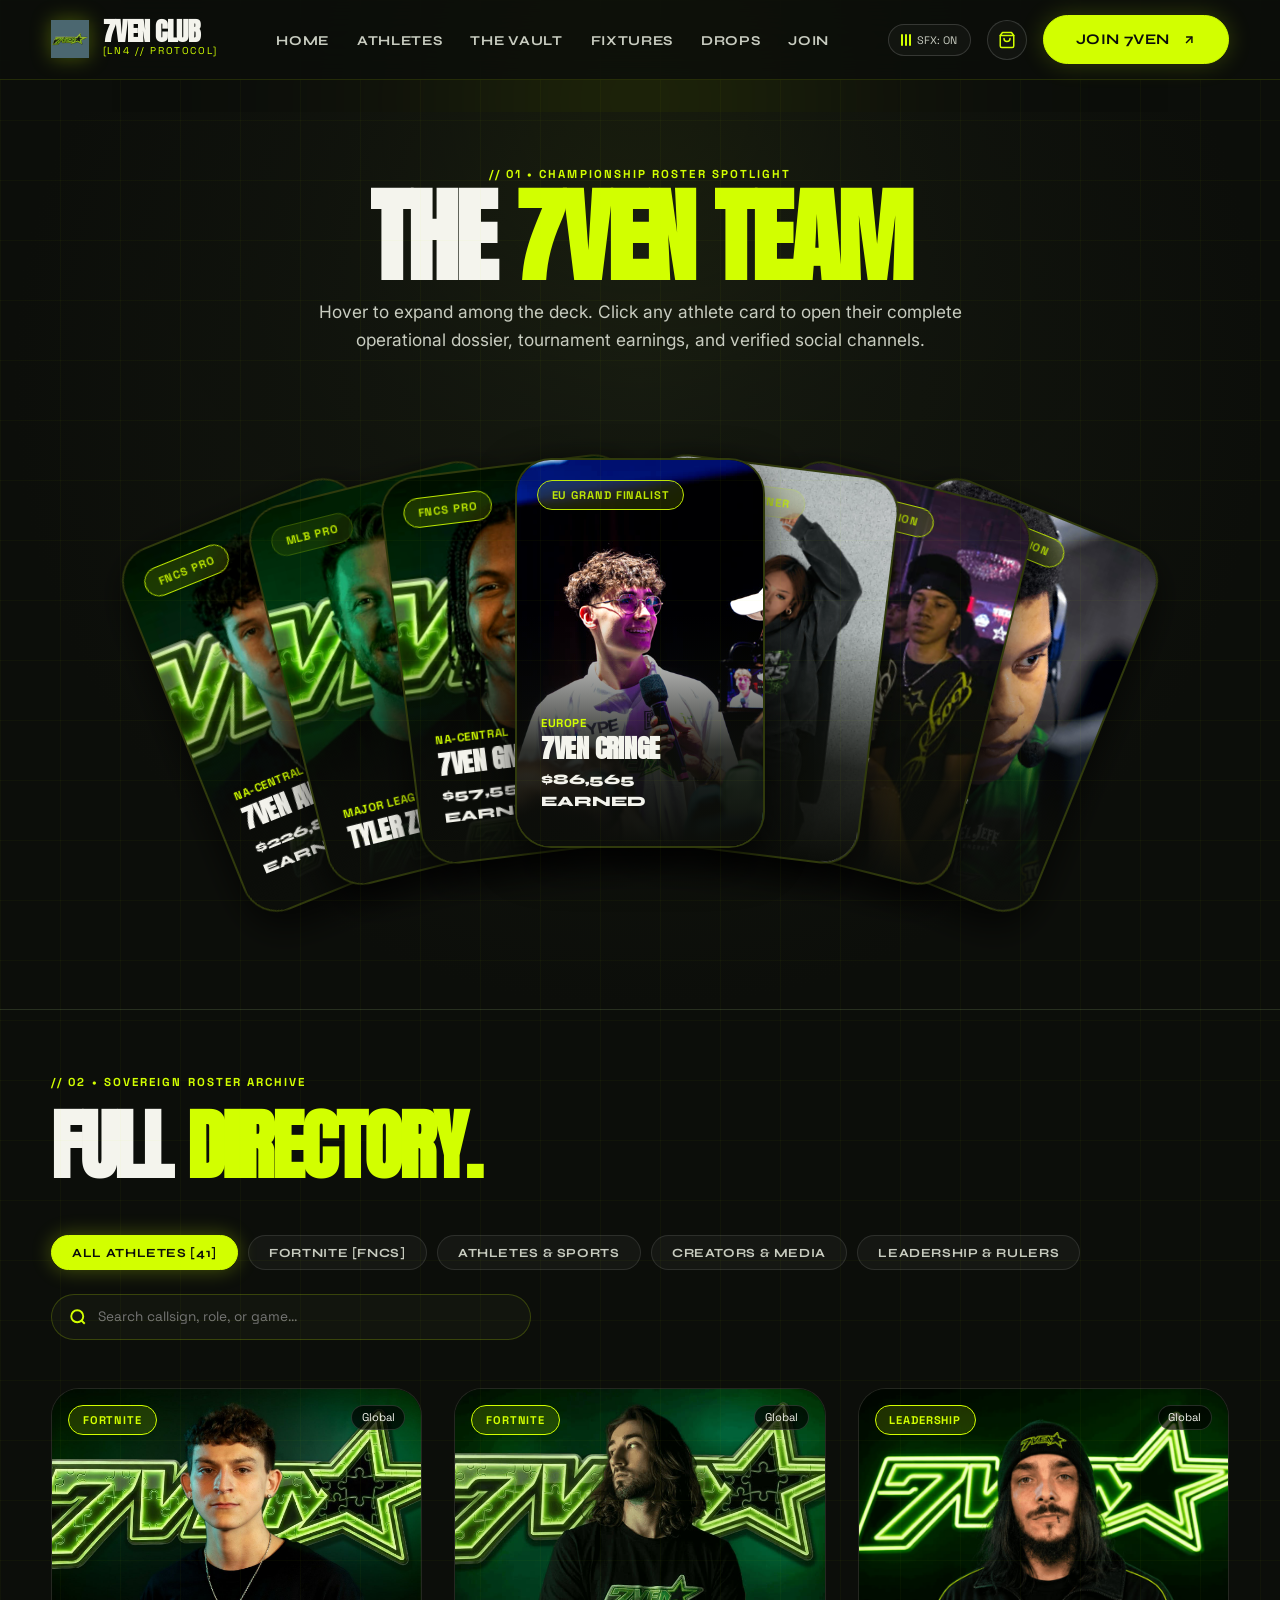
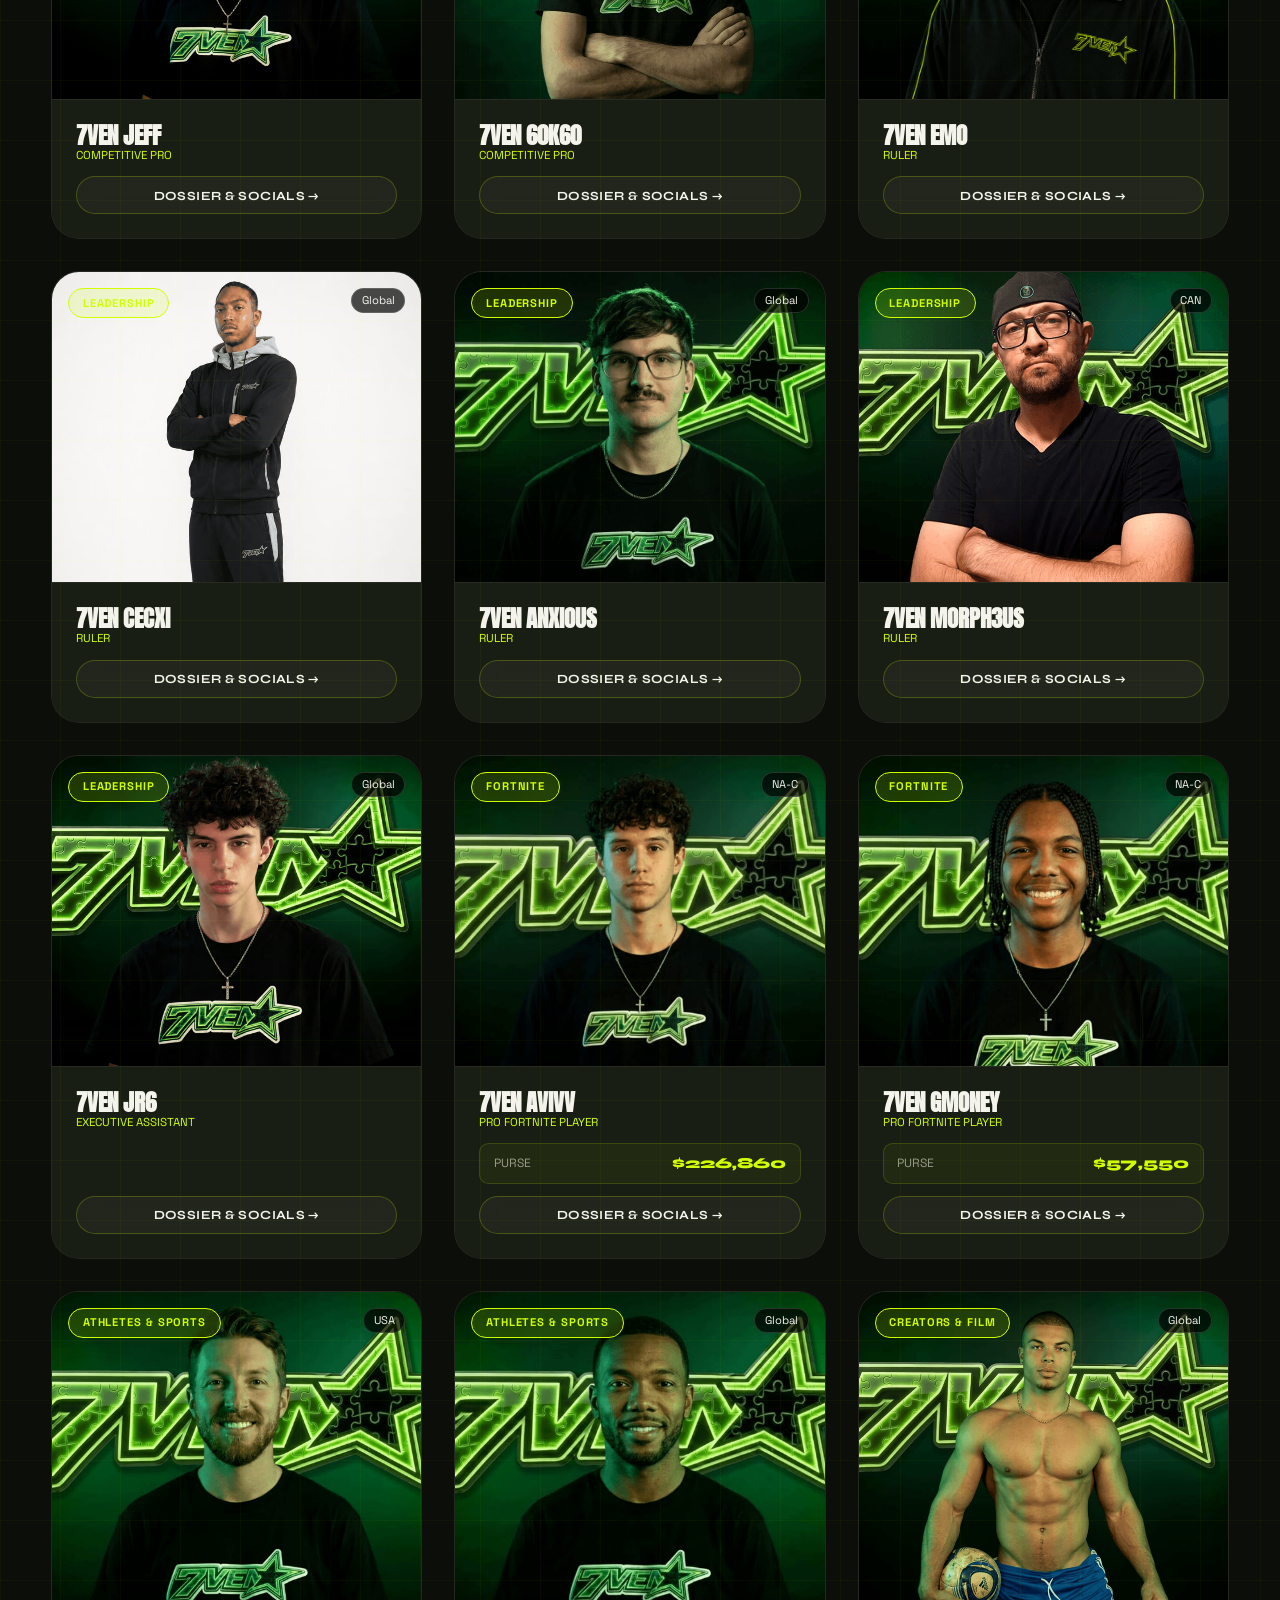
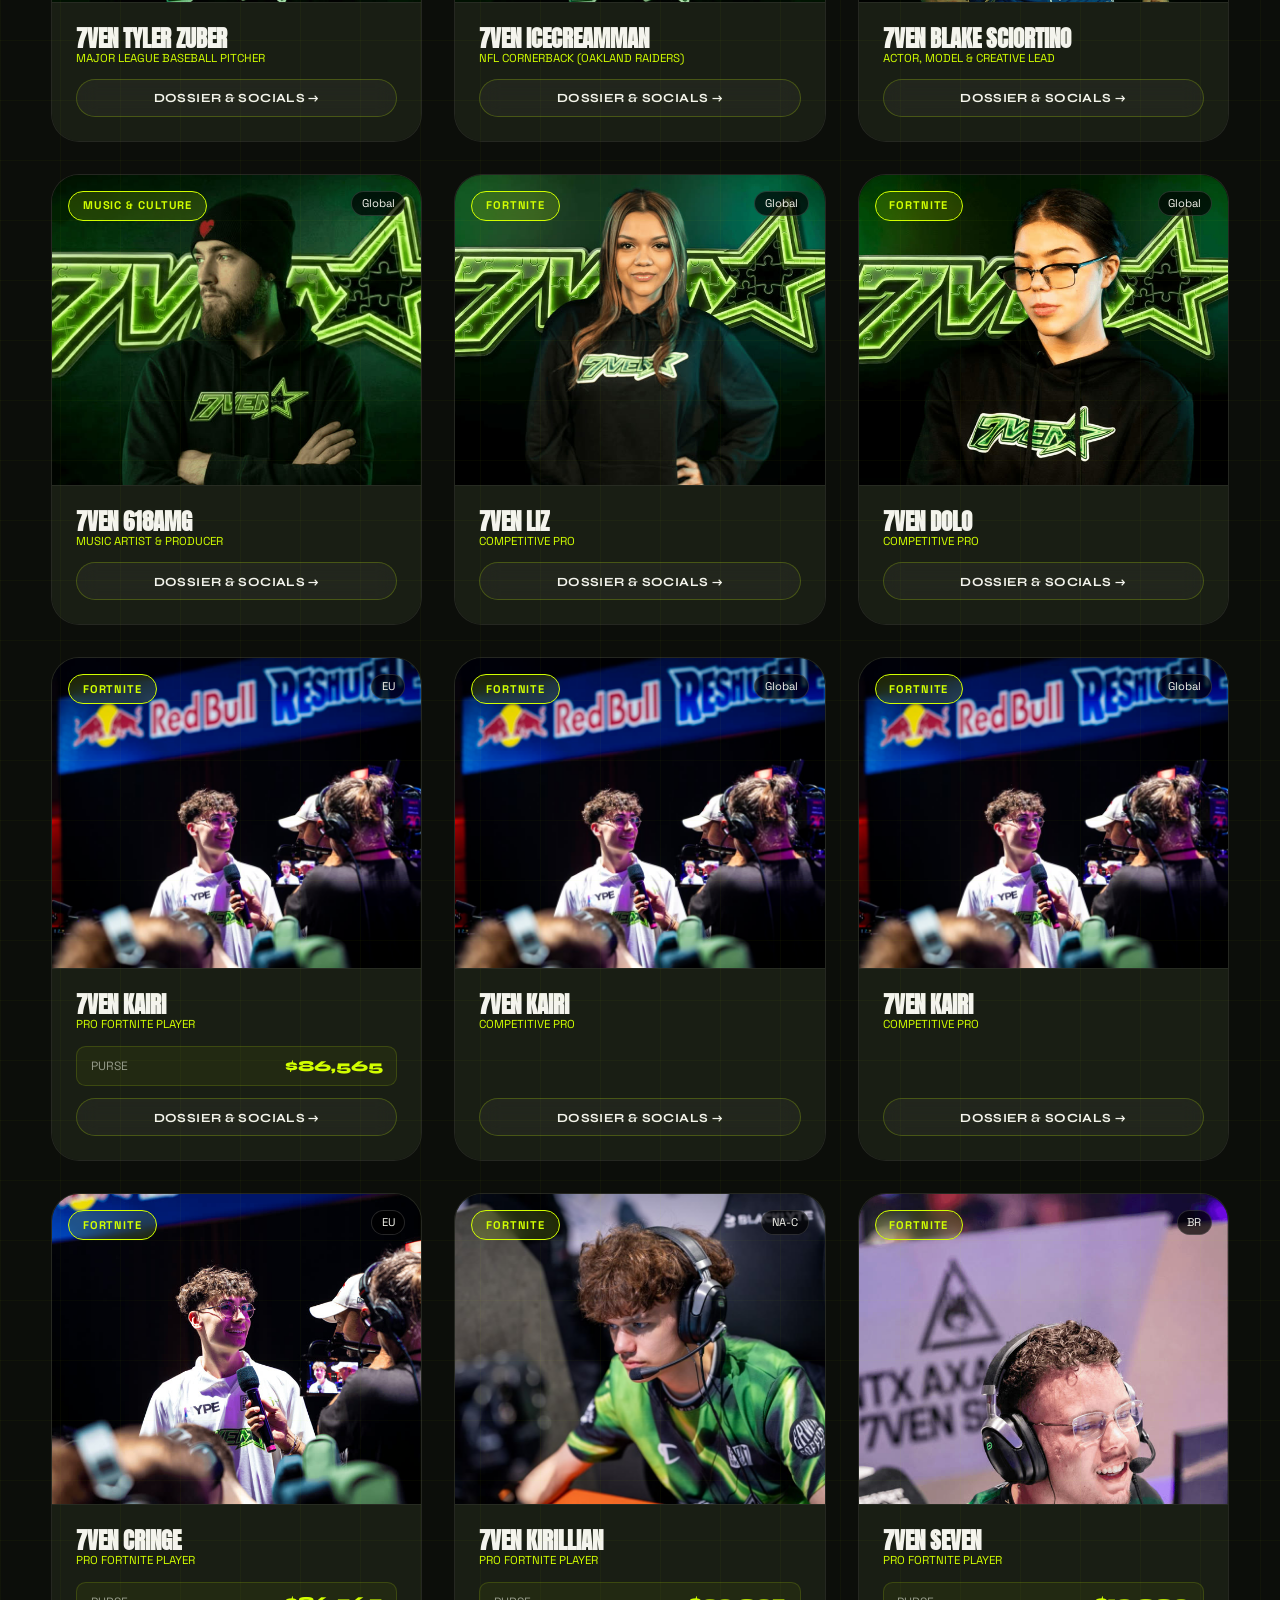
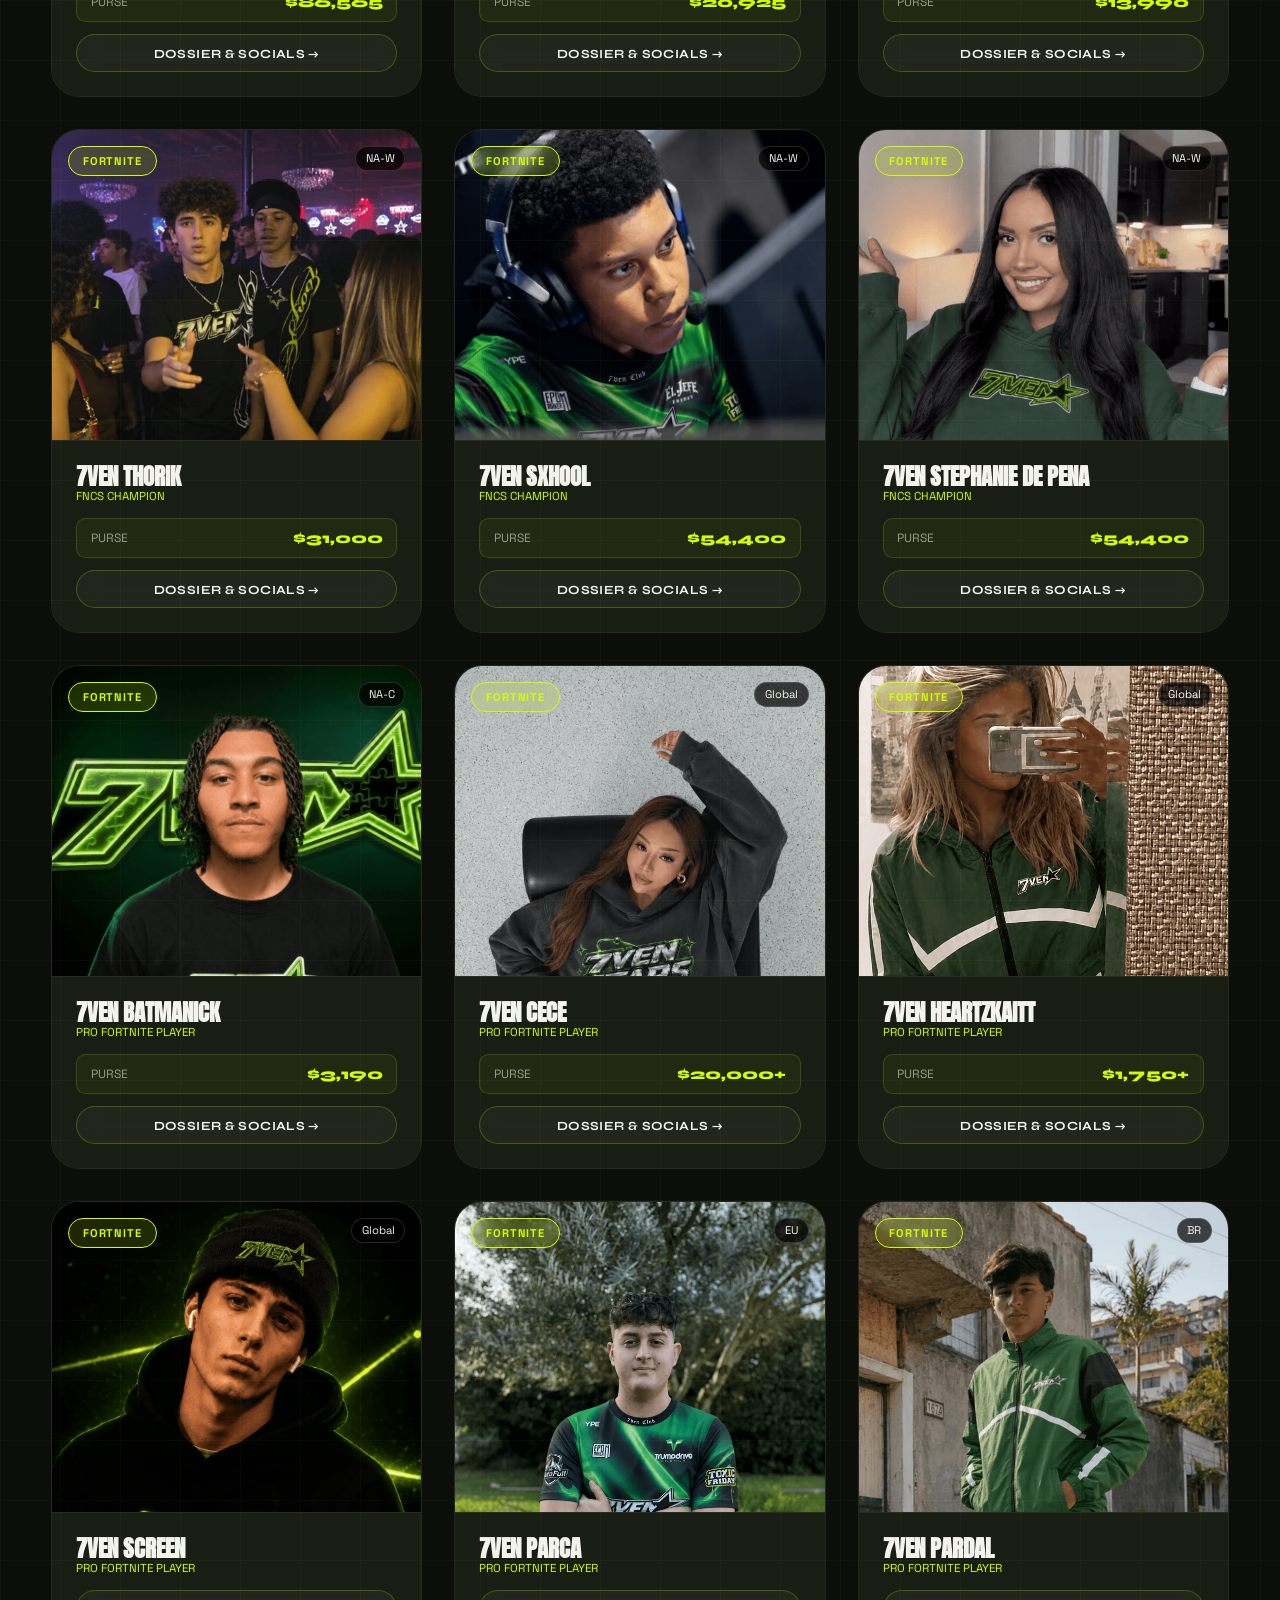
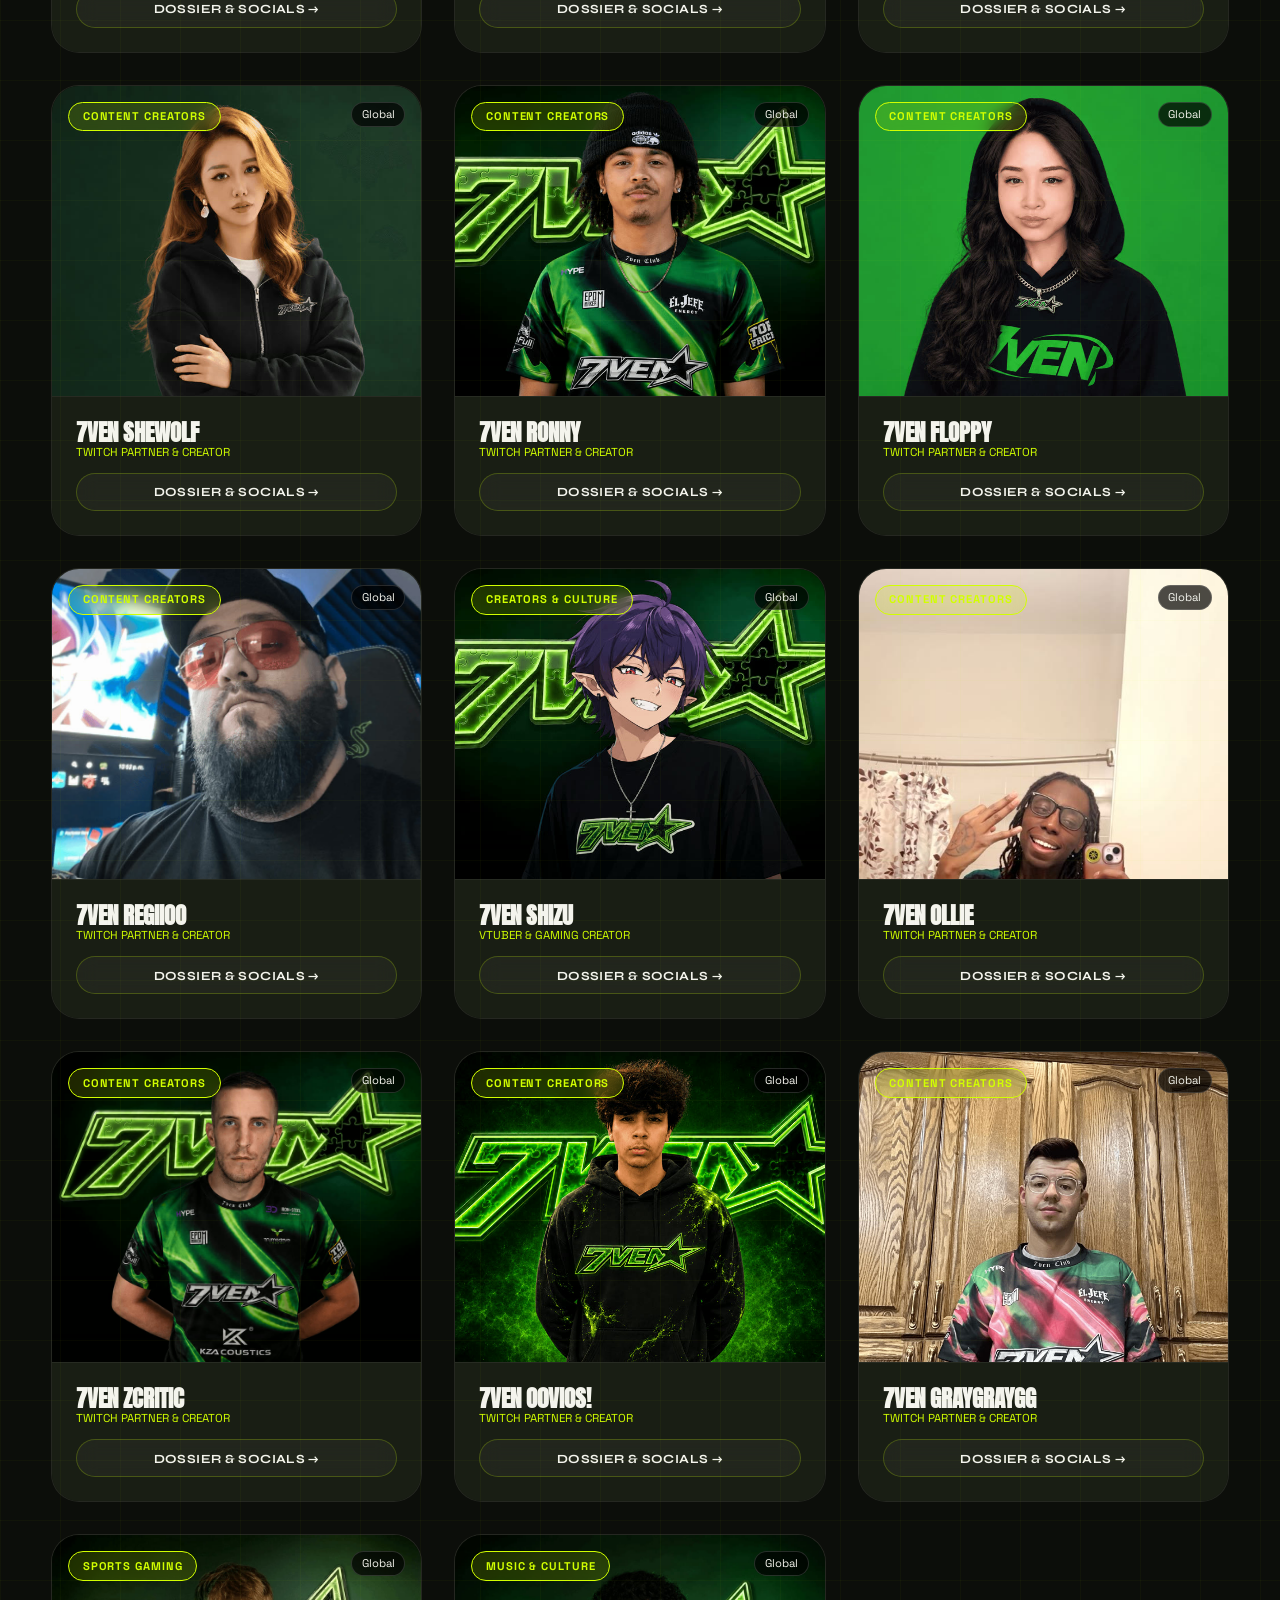
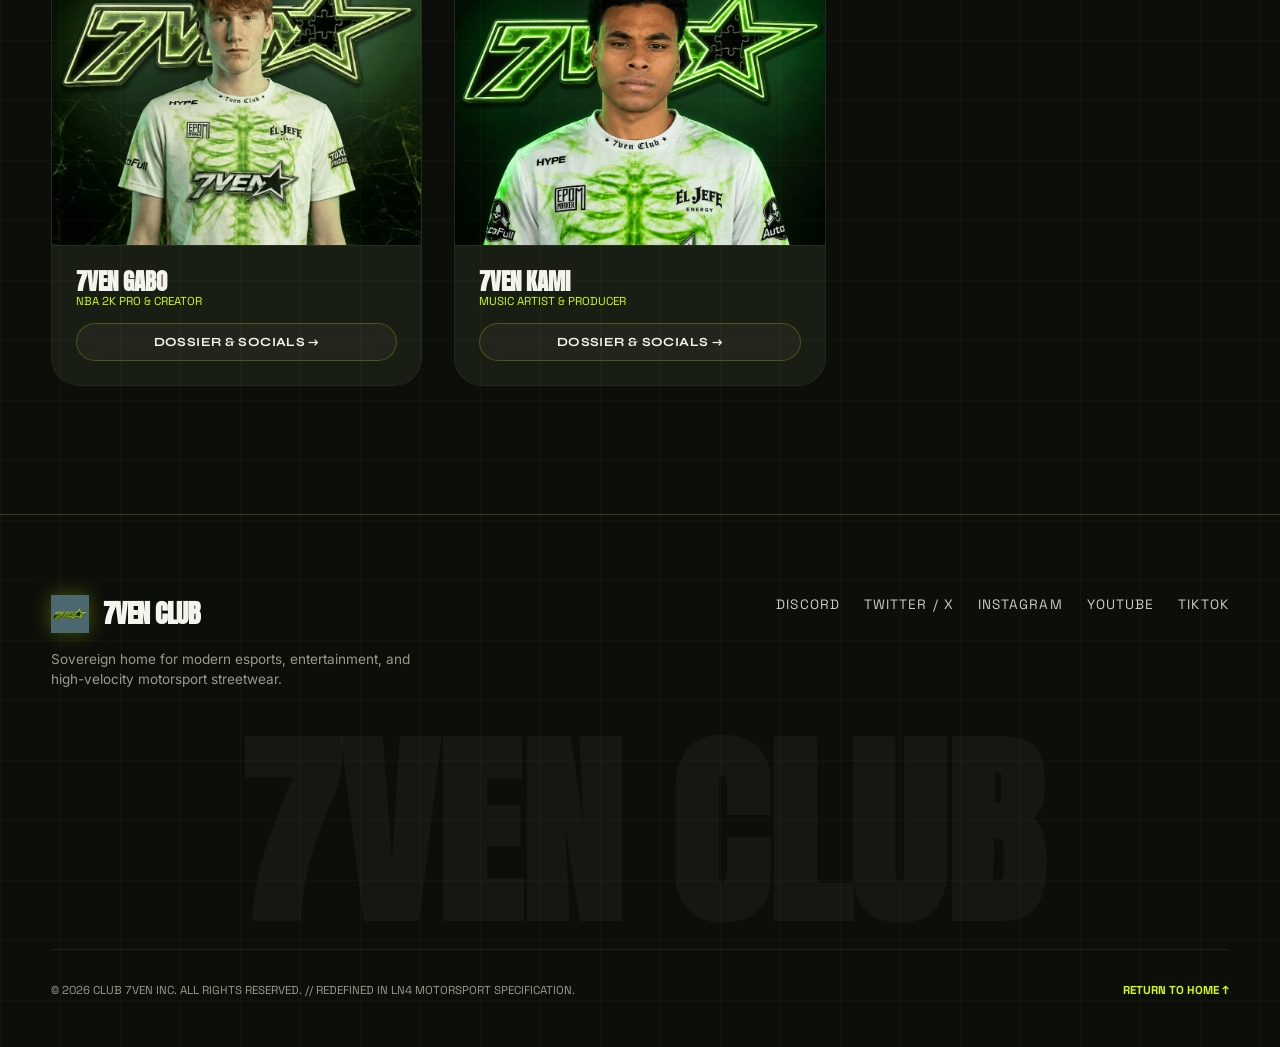
<file: athletes.html>
<!DOCTYPE html>
<html lang="en" data-mode="on-stage">
<head>
  <meta charset="utf-8">
  <meta name="viewport" content="width=device-width, initial-scale=1.0, minimum-scale=1.0">
  <title>7VEN CLUB — Athletes & Roster Dossier // LN4 Edition</title>
  
  <meta name="description" content="Official athlete roster for Club 7VEN: FNCS Champions, MLB World Series Pitchers, NFL Pros, and elite content creators.">
  <meta property="og:title" content="7VEN CLUB — Athletes & Roster">
  <meta property="og:description" content="Explore the full championship lineup, tournament earnings, and interactive athlete dossiers.">
  <meta property="og:type" content="website">
  <link rel="icon" type="image/png" href="assets/images/7ven-logo.png">

  <!-- Google Fonts: Syne + Anton + Space Grotesk + Inter -->
  <link rel="preconnect" href="https://fonts.googleapis.com">
  <link rel="preconnect" href="https://fonts.gstatic.com" crossorigin>
  <link href="https://fonts.googleapis.com/css2?family=Anton&family=Inter:wght@400;500;600;700;800&family=Space+Grotesk:wght@500;700&family=Syne:wght@700;800;900&display=swap" rel="stylesheet">

  <!-- Stylesheets -->
  <link rel="stylesheet" href="css/variables.css">
  <link rel="stylesheet" href="css/main.css">
  <link rel="stylesheet" href="css/components.css">
  <link rel="stylesheet" href="css/athletes.css">
  <link rel="stylesheet" href="css/adaptive.css">
</head>
<body data-mode="on-stage">

  <!-- Ambient Grid & Lighting Backgrounds -->
  <div class="tech-grid-overlay" aria-hidden="true"></div>
  <div class="ambient-glow-top" aria-hidden="true"></div>

  <!-- --------------------------------------------------------------------------
       1. FIXED HIGH-TECH HEADER & NAVIGATION
       -------------------------------------------------------------------------- -->
  <header class="ln-nav" id="mainNav">
    <div class="container ln-nav-inner">
      
      <!-- Brand Logotype (Without dot) -->
      <a href="index.html" class="ln-brand" aria-label="7VEN Club Home">
        <img src="assets/images/7ven-brand-mark.png" alt="7VEN Crest" class="ln-brand-logo">
        <div class="ln-brand-text">
          <span class="ln-brand-title">7VEN CLUB</span>
          <span class="ln-brand-badge">[LN4 // PROTOCOL]</span>
        </div>
      </a>

      <!-- Navigation Links -->
      <nav aria-label="Main Navigation">
        <ul class="ln-nav-links">
          <li><a href="index.html" class="ln-nav-link">Home</a></li>
          <li><a href="athletes.html" class="ln-nav-link active">Athletes</a></li>
          <li><a href="index.html#vault" class="ln-nav-link">The Vault</a></li>
          <li><a href="index.html#calendar" class="ln-nav-link">Fixtures</a></li>
          <li><a href="index.html#store" class="ln-nav-link">Drops</a></li>
          <li><a href="index.html#contact" class="ln-nav-link">Join</a></li>
        </ul>
      </nav>

      <!-- Utility Actions -->
      <div class="ln-nav-actions">
        
        <!-- Web Audio SFX Toggle -->
        <button class="sound-toggle-btn" id="soundToggleBtn" title="Toggle Sound Effects" aria-label="Toggle Sound Effects">
          <div class="sound-bars" aria-hidden="true">
            <span class="sound-bar"></span>
            <span class="sound-bar"></span>
            <span class="sound-bar"></span>
          </div>
          <span class="sound-status-text">SFX: ON</span>
        </button>

        <!-- Cart Trigger -->
        <button class="cart-trigger-btn" id="cartTrigger" title="Open Vault Cart" aria-label="Open Shopping Cart">
          <svg width="18" height="18" viewBox="0 0 24 24" fill="none" stroke="currentColor" stroke-width="2" stroke-linecap="round" stroke-linejoin="round" color="#d2ff00">
            <path d="M6 2L3 6v14a2 2 0 0 0 2 2h14a2 2 0 0 0 2-2V6l-3-4z"></path>
            <line x1="3" y1="6" x2="21" y2="6"></line>
            <path d="M16 10a4 4 0 0 1-8 0"></path>
          </svg>
          <span class="cart-badge-count" id="cartBadge" style="display: none;">0</span>
        </button>

        <!-- Join CTA -->
        <a href="index.html#contact" class="btn-ln btn-ln-primary" id="navCtaBtn">
          <span class="btn-roll-text" data-text="JOIN 7VEN">
            <span>JOIN 7VEN</span>
          </span>
          <svg class="btn-icon-svg" viewBox="0 0 24 24" fill="none" stroke="currentColor" stroke-width="2.5">
            <line x1="7" y1="17" x2="17" y2="7"></line>
            <polyline points="7 7 17 7 17 17"></polyline>
          </svg>
        </a>

        <!-- Mobile Toggle Button -->
        <button class="mobile-menu-btn" id="mobileMenuBtn" aria-label="Toggle Navigation Menu">
          <span class="mobile-menu-bar"></span>
          <span class="mobile-menu-bar"></span>
        </button>

      </div>
    </div>
  </header>

  <main style="padding-top: calc(var(--nav-height) + 2rem);">
    
    <!-- --------------------------------------------------------------------------
         2. FAN-OUT EXPANDING DECK SHOWCASE (LANDO NORRIS SOCIAL CARDS STYLE)
         -------------------------------------------------------------------------- -->
    <section class="fan-deck-section">
      <div class="container">
        
        <div class="fan-deck-header">
          <span class="text-eyebrow">// 01 • CHAMPIONSHIP ROSTER SPOTLIGHT</span>
          <h1 class="text-impact" style="margin-top: 0.5rem; font-size: clamp(3rem, 8vw, 7.5rem);">
            THE <span class="highlight-lime">7VEN TEAM</span>
          </h1>
          <p class="text-lead" style="max-width: 680px; margin: 1rem auto 0 auto;">
            Hover to expand among the deck. Click any athlete card to open their complete operational dossier, tournament earnings, and verified social channels.
          </p>
          <div class="mobile-touch-hint">
            <span>SWIPE ROSTER</span>
            <span class="mobile-touch-hint-arrow">➔</span>
            <span>TAP CARD FOR DOSSIER</span>
          </div>
        </div>

        <!-- Overlapping Fan-Out Card Deck -->
        <div class="fan-deck-wrapper" id="fanDeckWrapper">
          
          <!-- Card 0: 7VEN Avivv -->
          <div class="fan-card" data-index="0" data-athlete-slug="avivv">
            <div class="fan-card-img-wrap">
              <img src="assets/images/roster/avivv.jpg" alt="7VEN Avivv" class="fan-card-img" loading="lazy" decoding="async">
              <div class="fan-card-vignette"></div>
            </div>
            <span class="badge-pill is-live fan-card-badge">FNCS PRO</span>
            <div class="fan-card-content">
              <span class="fan-card-role">NA-CENTRAL</span>
              <h2 class="fan-card-name">7VEN AVIVV</h2>
              <div class="fan-card-earnings">$226,860 EARNED</div>
              <span class="fan-card-hint">CLICK TO EXPAND DOSSIER →</span>
            </div>
          </div>

          <!-- Card 1: 7VEN Tyler Zuber -->
          <div class="fan-card" data-index="1" data-athlete-slug="tyler-zuber">
            <div class="fan-card-img-wrap">
              <img src="assets/images/roster/tyler-zuber.jpg" alt="7VEN Tyler Zuber" class="fan-card-img" loading="lazy" decoding="async">
              <div class="fan-card-vignette"></div>
            </div>
            <span class="badge-pill fan-card-badge">MLB PRO</span>
            <div class="fan-card-content">
              <span class="fan-card-role">MAJOR LEAGUE</span>
              <h2 class="fan-card-name">TYLER ZUBER</h2>
              <span class="fan-card-hint">CLICK TO EXPAND DOSSIER →</span>
            </div>
          </div>

          <!-- Card 2: 7VEN GMONEY -->
          <div class="fan-card" data-index="2" data-athlete-slug="gmoney">
            <div class="fan-card-img-wrap">
              <img src="assets/images/roster/gmoney.jpg" alt="7VEN GMONEY" class="fan-card-img" loading="lazy" decoding="async">
              <div class="fan-card-vignette"></div>
            </div>
            <span class="badge-pill is-live fan-card-badge">FNCS PRO</span>
            <div class="fan-card-content">
              <span class="fan-card-role">NA-CENTRAL</span>
              <h2 class="fan-card-name">7VEN GMONEY</h2>
              <div class="fan-card-earnings">$57,550 EARNED</div>
              <span class="fan-card-hint">CLICK TO EXPAND DOSSIER →</span>
            </div>
          </div>

          <!-- Card 3: 7VEN CRINGE (Center elevated) -->
          <div class="fan-card" data-index="3" data-athlete-slug="cringe">
            <div class="fan-card-img-wrap">
              <img src="assets/images/roster/cringe.jpg" alt="7VEN CRINGE" class="fan-card-img" loading="lazy" decoding="async">
              <div class="fan-card-vignette"></div>
            </div>
            <span class="badge-pill is-live fan-card-badge">EU GRAND FINALIST</span>
            <div class="fan-card-content">
              <span class="fan-card-role">EUROPE</span>
              <h2 class="fan-card-name">7VEN CRINGE</h2>
              <div class="fan-card-earnings">$86,565 EARNED</div>
              <span class="fan-card-hint">CLICK TO EXPAND DOSSIER →</span>
            </div>
          </div>

          <!-- Card 4: 7VEN CECE -->
          <div class="fan-card" data-index="4" data-athlete-slug="cece">
            <div class="fan-card-img-wrap">
              <img src="assets/images/roster/cece.jpg" alt="7VEN CECE" class="fan-card-img" loading="lazy" decoding="async">
              <div class="fan-card-vignette"></div>
            </div>
            <span class="badge-pill fan-card-badge">TWITCH PARTNER</span>
            <div class="fan-card-content">
              <span class="fan-card-role">ZERO BUILD PRO</span>
              <h2 class="fan-card-name">7VEN CECE</h2>
              <div class="fan-card-earnings">$20,000+ EARNED</div>
              <span class="fan-card-hint">CLICK TO EXPAND DOSSIER →</span>
            </div>
          </div>

          <!-- Card 5: 7VEN Thorik -->
          <div class="fan-card" data-index="5" data-athlete-slug="thorik">
            <div class="fan-card-img-wrap">
              <img src="assets/images/roster/thorik.jpg" alt="7VEN Thorik" class="fan-card-img" loading="lazy" decoding="async">
              <div class="fan-card-vignette"></div>
            </div>
            <span class="badge-pill is-live fan-card-badge">FNCS CHAMPION</span>
            <div class="fan-card-content">
              <span class="fan-card-role">NA WEST // GLOBAL</span>
              <h2 class="fan-card-name">7VEN THORIK</h2>
              <div class="fan-card-earnings">$31,000+ EARNED</div>
              <span class="fan-card-hint">CLICK TO EXPAND DOSSIER →</span>
            </div>
          </div>

          <!-- Card 6: 7VEN Sxhool -->
          <div class="fan-card" data-index="6" data-athlete-slug="sxhool">
            <div class="fan-card-img-wrap">
              <img src="assets/images/roster/sxhool.jpg" alt="7VEN Sxhool" class="fan-card-img" loading="lazy" decoding="async">
              <div class="fan-card-vignette"></div>
            </div>
            <span class="badge-pill is-live fan-card-badge">FNCS CHAMPION</span>
            <div class="fan-card-content">
              <span class="fan-card-role">MAJOR 2 CHAMPION</span>
              <h2 class="fan-card-name">7VEN SXHOOL</h2>
              <div class="fan-card-earnings">$54,400 EARNED</div>
              <span class="fan-card-hint">CLICK TO EXPAND DOSSIER →</span>
            </div>
          </div>

        </div>

      </div>
    </section>

    <!-- --------------------------------------------------------------------------
         3. FULL ATHLETE DIRECTORY & FILTER ENGINE
         -------------------------------------------------------------------------- -->
    <section class="roster-directory-section" id="directory">
      <div class="container">
        
        <div class="section-head">
          <span class="text-eyebrow">// 02 • SOVEREIGN ROSTER ARCHIVE</span>
          <h2 class="text-impact" style="margin-top: 0.5rem; font-size: clamp(2.5rem, 6vw, 5.5rem);">
            FULL <span class="highlight-lime">DIRECTORY.</span>
          </h2>
        </div>

        <!-- Controls: Filters + Realtime Search Bar -->
        <div class="directory-controls">
          
          <div class="roster-filter-bar" style="margin-bottom: 0;">
            <button class="roster-filter-btn active" data-filter="all">All Athletes [41]</button>
            <button class="roster-filter-btn" data-filter="Fortnite">Fortnite [FNCS]</button>
            <button class="roster-filter-btn" data-filter="Athletes & Sports">Athletes & Sports</button>
            <button class="roster-filter-btn" data-filter="Content Creators">Creators & Media</button>
            <button class="roster-filter-btn" data-filter="Leadership">Leadership & Rulers</button>
          </div>

          <div class="search-box-wrap">
            <svg class="search-icon-svg" width="18" height="18" viewBox="0 0 24 24" fill="none" stroke="currentColor" stroke-width="2.5">
              <circle cx="11" cy="11" r="8"></circle>
              <line x1="21" y1="21" x2="16.65" y2="16.65"></line>
            </svg>
            <input type="text" id="rosterSearchInput" class="search-input" placeholder="Search callsign, role, or game...">
          </div>

        </div>

        <!-- Full 41-Athlete Grid (Loaded from verified roster) -->
        <div class="athletes-full-grid" id="athletesGrid">
          <!-- Populated by JavaScript from verified assets/roster_data.json -->
        </div>

      </div>
    </section>

  </main>

  <!-- --------------------------------------------------------------------------
       4. ATHLETE POPUP DOSSIER MODAL
       -------------------------------------------------------------------------- -->
  <div class="athlete-modal-overlay" id="athleteModal" role="dialog" aria-label="Athlete Profile Dossier">
    <div class="athlete-modal-card">
      <button class="athlete-modal-close" id="athleteModalClose" aria-label="Close Dossier">✕</button>
      
      <div class="athlete-modal-media">
        <img src="assets/images/roster/avivv.jpg" alt="Athlete Portrait" id="modalAthleteImg" class="athlete-modal-img">
      </div>

      <div class="athlete-modal-info">
        <div class="athlete-modal-header">
          <span class="badge-pill is-live" id="modalAthleteBadge">VERIFIED ROSTER</span>
          <h2 class="athlete-modal-name" id="modalAthleteName">7VEN AVIVV</h2>
          <div class="athlete-modal-role" id="modalAthleteRole">NORTH AMERICA CENTRAL // FORTNITE</div>
        </div>

        <div class="athlete-modal-earnings-box" id="modalEarningsBox">
          <span class="text-mono" style="font-size: 0.8rem; color: var(--color--grey-on-track);">CAREER TOURNAMENT EARNINGS</span>
          <span class="text-h3" id="modalAthleteEarnings" style="color: var(--color--lime); font-size: 1.5rem;">$226,860</span>
        </div>

        <div>
          <span class="text-eyebrow" style="font-size: 0.65rem; margin-bottom: 0.5rem; display: block;">OPERATIONAL DOSSIER</span>
          <p class="athlete-modal-bio" id="modalAthleteBio">
            Championship powerhouse dominating NA-Central leaderboards. Pinnacle clutch specialist in end-game FNCS storm circles.
          </p>
        </div>

        <div>
          <span class="text-eyebrow" style="font-size: 0.65rem; margin-bottom: 0.5rem; display: block;">VERIFIED CHANNELS</span>
          <div class="athlete-modal-socials" id="modalAthleteSocials">
            <!-- Rendered dynamically -->
          </div>
        </div>
      </div>

    </div>
  </div>

  <!-- --------------------------------------------------------------------------
       5. FOOTER (WITHOUT DOT)
       -------------------------------------------------------------------------- -->
  <footer class="ln-footer">
    <div class="container">
      
      <div class="footer-top-row">
        <div>
          <div class="ln-brand" style="margin-bottom: 1rem;">
            <img src="assets/images/7ven-brand-mark.png" alt="7VEN Crest" class="ln-brand-logo">
            <span class="ln-brand-title">7VEN CLUB</span>
          </div>
          <p style="font-size: 0.85rem; color: var(--color--grey-on-track); max-width: 380px;">
            Sovereign home for modern esports, entertainment, and high-velocity motorsport streetwear.
          </p>
        </div>

        <div class="footer-social-links">
          <a href="https://discord.gg/7ven" target="_blank" rel="noopener" class="footer-social-item">Discord</a>
          <a href="https://twitter.com/7venclub" target="_blank" rel="noopener" class="footer-social-item">Twitter / X</a>
          <a href="https://instagram.com/7venclub" target="_blank" rel="noopener" class="footer-social-item">Instagram</a>
          <a href="https://youtube.com/@7venclub" target="_blank" rel="noopener" class="footer-social-item">YouTube</a>
          <a href="https://tiktok.com/@7venclub" target="_blank" rel="noopener" class="footer-social-item">TikTok</a>
        </div>
      </div>

      <!-- Watermark without dot -->
      <div class="footer-huge-mark" aria-hidden="true">
        7VEN CLUB
      </div>

      <div class="footer-bottom-row">
        <div>
          © 2026 CLUB 7VEN INC. ALL RIGHTS RESERVED. // REDEFINED IN LN4 MOTORSPORT SPECIFICATION.
        </div>
        <div style="display: flex; gap: 2rem;">
          <a href="index.html" style="color: var(--color--lime); font-weight: 700;">RETURN TO HOME ↑</a>
        </div>
      </div>

    </div>
  </footer>

  <!-- --------------------------------------------------------------------------
       6. MOBILE NAVIGATION DRAWER
       -------------------------------------------------------------------------- -->
  <div class="mobile-drawer-overlay" id="mobileDrawerOverlay" role="dialog" aria-label="Mobile Navigation Menu">
    <div class="mobile-drawer" id="mobileDrawer">
      <div>
        <div class="mobile-drawer-head">
          <div class="ln-brand">
            <img src="assets/images/7ven-brand-mark.png" alt="7VEN Crest" class="ln-brand-logo" style="height: 32px;">
            <span class="ln-brand-title" style="font-size: 1.4rem;">7VEN CLUB</span>
          </div>
          <button class="mobile-drawer-close" id="mobileDrawerClose" aria-label="Close Navigation">✕</button>
        </div>
        
        <nav class="mobile-drawer-nav">
          <a href="index.html" class="mobile-nav-link">HOME</a>
          <a href="athletes.html" class="mobile-nav-link active">ATHLETES <span class="badge-pill is-live" style="font-size: 0.6rem; padding: 0.15rem 0.5rem; margin-left: 0.5rem;">41 PROS</span></a>
          <a href="index.html#vault" class="mobile-nav-link">THE VAULT GEAR</a>
          <a href="index.html#calendar" class="mobile-nav-link">FIXTURES & PODIUMS</a>
          <a href="index.html#store" class="mobile-nav-link">LIMITED DROPS</a>
          <a href="index.html#contact" class="mobile-nav-link">JOIN THE CLUB</a>
        </nav>
      </div>

      <div class="mobile-drawer-footer">
        <div class="mobile-drawer-telemetry">
          <span class="text-eyebrow" style="font-size: 0.65rem;">// HARDWARE TELEMETRY PROFILE</span>
          <div style="font-family: var(--font-mono); font-size: 0.72rem; color: var(--color--white-muted); margin-top: 0.25rem;">
            SYSTEM STATUS: <span id="mobileDeviceTier" style="color: var(--color--lime);">OPTIMIZED MOBILE</span>
          </div>
        </div>
        <a href="index.html#contact" class="btn-ln btn-ln-primary" style="width: 100%; text-align: center; margin-top: 1rem; padding: 0.8rem 1rem;">
          <span>JOIN 7VEN SOVEREIGN →</span>
        </a>
      </div>
    </div>
  </div>

  <!-- Scripts (Engine + Interaction + Roster) -->
  <script src="js/adaptive-engine.js"></script>
  <script src="js/main.js"></script>
  <script src="js/athletes.js"></script>
</body>
</html>
</file>
<file: css/variables.css>
/* ==========================================================================
   7VEN CLUB x LANDO NORRIS (LN4) DESIGN TOKENS
   Inspired by landonorris.com by OFF+BRAND
   ========================================================================== */

:root {
  /* --- PALETTE (Exact LN4 Signature System) --- */
  --color--lime: #d2ff00;            /* LN4 Electrifying Lime */
  --color--lime-glow: rgba(210, 255, 0, 0.45);
  --color--lime-off: #b2c73a;        /* Subdued chartreuse */
  --color--lime-soft: rgba(210, 255, 0, 0.08);
  --color--lime-border: rgba(210, 255, 0, 0.22);
  
  --color--black: #0c0e0a;           /* Ultra-deep obsidian carbon */
  --color--dark-surface: #12150e;    /* Card background */
  --color--dark-surface-elevated: #191e14;
  --color--dark-green: #202617;      /* Racing olive green */
  --color--dark-green-tint-1: #2d3622;
  --color--dark-green-tint-2: #4a5438;
  
  --color--white: #f4f4ed;           /* Crisp bone white */
  --color--white-muted: #c8ccc0;     /* Muted off-white */
  --color--grey-on-track: #969c8a;   /* Tactical HUD grey */
  --color--grey-border: #283020;
  
  /* --- TYPOGRAPHY FAMILIES --- */
  --font-display: 'Syne', -apple-system, BlinkMacSystemFont, sans-serif;
  --font-condensed: 'Anton', 'Impact', sans-serif;
  --font-mono: 'Space Grotesk', monospace;
  --font-body: 'Inter', -apple-system, BlinkMacSystemFont, sans-serif;

  /* --- FLUID SCALING (Lando Norris Fluid Formula) --- */
  --min-width: 992px;
  --max-width: 1920px;
  --design-width: 1728;
  --design-unit: 16;
  --scale-factor: 1;

  --fluid-container: clamp(var(--min-width), 100vw, var(--max-width));
  --fluid-font: calc(var(--fluid-container) / var(--design-width) * var(--design-unit) * var(--scale-factor));

  /* --- TIMING & EASING (LN4 Signature Snappy Bezier) --- */
  --cubic-default: cubic-bezier(0.65, 0.05, 0, 1);
  --duration-fast: 0.25s;
  --duration-default: 0.65s;
  --duration-slow: 1.1s;
  --animation-default: var(--duration-default) var(--cubic-default);

  /* --- SPACING & SIZING --- */
  --nav-height: 5rem;
  --container-padding: clamp(1.25rem, 4vw, 4.5rem);
  --section-padding-y: clamp(5rem, 9vw, 10rem);
  --gap: clamp(1rem, 2vw, 2rem);
  --radius-xs: 0.25rem;
  --radius-sm: 0.6rem;
  --radius-md: 1.25rem;
  --radius-lg: 2.5rem;
  --radius-pill: 9999px;
  
  /* --- BUTTON OFFSET (For text-rolling micro-interaction) --- */
  --text-offset-primary: 1.25rem;
  --text-offset-nav: 1rem;
}

/* Tablet adjustments */
@media screen and (max-width: 991px) {
  :root {
    --min-width: 768px;
    --max-width: 991px;
    --nav-height: 4.5rem;
    --section-padding-y: clamp(4rem, 7vw, 6rem);
  }
}

/* Mobile adjustments */
@media screen and (max-width: 479px) {
  :root {
    --min-width: 320px;
    --max-width: 479px;
    --container-padding: 1.15rem;
    --nav-height: 4.25rem;
  }
}
</file>
<file: css/main.css>
/* ==========================================================================
   MAIN CORE & UTILITY STYLES
   ========================================================================== */

@import url('variables.css');

*, *::before, *::after {
  box-sizing: border-box;
  margin: 0;
  padding: 0;
  -webkit-font-smoothing: antialiased;
  -moz-osx-font-smoothing: grayscale;
}

html {
  font-size: 16px;
  scroll-behavior: smooth;
  background-color: var(--color--black);
  color: var(--color--white);
  overflow-x: hidden;
}

body {
  font-family: var(--font-body);
  background-color: var(--color--black);
  color: var(--color--white);
  min-height: 100vh;
  line-height: 1.5;
  overflow-x: hidden;
  position: relative;
  transition: background-color var(--duration-default) var(--cubic-default),
              color var(--duration-default) var(--cubic-default);
}

/* Custom Selection (Identical to Lando Norris) */
::selection {
  background-color: var(--color--lime);
  color: var(--color--black);
  text-shadow: none;
}
::-moz-selection {
  background-color: var(--color--lime);
  color: var(--color--black);
  text-shadow: none;
}

/* Links & Media */
a {
  color: inherit;
  text-decoration: none;
  transition: color var(--duration-fast) ease;
}
img, video {
  max-width: 100%;
  height: auto;
  display: block;
}
button {
  font-family: inherit;
  border: none;
  background: none;
  cursor: pointer;
  color: inherit;
}

/* Scrollbar Styling */
::-webkit-scrollbar {
  width: 6px;
  height: 6px;
}
::-webkit-scrollbar-track {
  background: var(--color--black);
}
::-webkit-scrollbar-thumb {
  background: var(--color--dark-green-tint-1);
  border-radius: var(--radius-pill);
}
::-webkit-scrollbar-thumb:hover {
  background: var(--color--lime);
}

/* Container */
.container {
  width: 100%;
  max-width: 1720px;
  margin-left: auto;
  margin-right: auto;
  padding-left: var(--container-padding);
  padding-right: var(--container-padding);
}

/* --- TYPOGRAPHY STYLES (LN4 IMPACT SCALE) --- */

.text-impact {
  font-family: var(--font-condensed);
  font-size: clamp(3.75rem, 9.5vw, 9.5rem);
  line-height: 0.88;
  letter-spacing: -0.03em;
  text-transform: uppercase;
  font-weight: 800;
  word-break: break-word;
}

.text-impact-sub {
  font-family: var(--font-display);
  font-size: clamp(2rem, 4.5vw, 4.25rem);
  line-height: 0.95;
  letter-spacing: -0.03em;
  font-weight: 800;
  text-transform: uppercase;
}

.text-h3 {
  font-family: var(--font-display);
  font-size: clamp(1.5rem, 2.8vw, 2.4rem);
  line-height: 1.1;
  letter-spacing: -0.02em;
  font-weight: 700;
}

.text-h4 {
  font-family: var(--font-display);
  font-size: clamp(1.15rem, 1.8vw, 1.5rem);
  line-height: 1.25;
  font-weight: 700;
}

.text-eyebrow {
  font-family: var(--font-mono);
  font-size: 0.72rem;
  letter-spacing: 0.18em;
  text-transform: uppercase;
  font-weight: 700;
  color: var(--color--lime);
  display: inline-flex;
  align-items: center;
  gap: 0.5rem;
}

.text-mono {
  font-family: var(--font-mono);
  font-feature-settings: "tnum" on, "zero" on;
}

.text-lead {
  font-size: clamp(1.05rem, 1.35vw, 1.25rem);
  line-height: 1.6;
  color: var(--color--white-muted);
}

.color-lime {
  color: var(--color--lime) !important;
}

/* Highlight accent */
.highlight-lime {
  position: relative;
  display: inline-block;
  color: var(--color--lime);
}

/* Technical Badges / Pill Tags */
.badge-pill {
  display: inline-flex;
  align-items: center;
  gap: 0.45rem;
  padding: 0.35rem 0.85rem;
  border-radius: var(--radius-pill);
  font-family: var(--font-mono);
  font-size: 0.7rem;
  font-weight: 700;
  letter-spacing: 0.08em;
  text-transform: uppercase;
  background: var(--color--lime-soft);
  color: var(--color--lime);
  border: 1px solid var(--color--lime-border);
  backdrop-filter: blur(8px);
}

.badge-pill.is-dark {
  background: rgba(255, 255, 255, 0.05);
  color: var(--color--white);
  border-color: rgba(255, 255, 255, 0.12);
}

.badge-pill.is-live {
  background: rgba(210, 255, 0, 0.15);
  border-color: var(--color--lime);
  color: var(--color--lime);
}

.live-dot {
  width: 7px;
  height: 7px;
  border-radius: 50%;
  background: var(--color--lime);
  box-shadow: 0 0 10px var(--color--lime);
  animation: pulse-dot 1.5s infinite;
}

@keyframes pulse-dot {
  0% { transform: scale(0.9); opacity: 0.6; }
  50% { transform: scale(1.3); opacity: 1; box-shadow: 0 0 14px var(--color--lime); }
  100% { transform: scale(0.9); opacity: 0.6; }
}

/* --- LANDO NORRIS SIGNATURE BUTTONS WITH TEXT ROLLING --- */

.btn-ln {
  position: relative;
  display: inline-flex;
  align-items: center;
  justify-content: center;
  gap: 0.75rem;
  padding: 0.95rem 2rem;
  border-radius: var(--radius-pill);
  font-family: var(--font-display);
  font-size: 0.92rem;
  font-weight: 700;
  letter-spacing: 0.03em;
  text-transform: uppercase;
  cursor: pointer;
  overflow: hidden;
  transition: all var(--duration-fast) var(--cubic-default);
  white-space: nowrap;
  user-select: none;
}

.btn-ln-primary {
  background-color: var(--color--lime);
  color: var(--color--black);
  border: 1px solid var(--color--lime);
  box-shadow: 0 0 25px rgba(210, 255, 0, 0.2);
}
.btn-ln-primary:hover {
  background-color: #e2ff40;
  box-shadow: 0 0 35px rgba(210, 255, 0, 0.45);
  transform: translateY(-2px);
}

.btn-ln-secondary {
  background-color: rgba(255, 255, 255, 0.04);
  color: var(--color--white);
  border: 1px solid var(--color--lime-border);
  backdrop-filter: blur(10px);
}
.btn-ln-secondary:hover {
  border-color: var(--color--lime);
  background-color: var(--color--lime-soft);
  color: var(--color--lime);
  transform: translateY(-2px);
}

.btn-ln-outline {
  background: transparent;
  color: var(--color--white);
  border: 1px solid rgba(255, 255, 255, 0.15);
}
.btn-ln-outline:hover {
  border-color: var(--color--lime);
  color: var(--color--lime);
}

/* Rolling Text Animation Effect */
.btn-roll-text {
  display: block;
  position: relative;
  overflow: hidden;
  line-height: 1.1;
  height: 1.1em;
}
.btn-roll-text span {
  display: block;
  transition: transform var(--duration-fast) var(--cubic-default);
}
.btn-roll-text::after {
  content: attr(data-text);
  position: absolute;
  top: 100%;
  left: 0;
  display: block;
  width: 100%;
  transition: transform var(--duration-fast) var(--cubic-default);
}
.btn-ln:hover .btn-roll-text span {
  transform: translateY(-100%);
}
.btn-ln:hover .btn-roll-text::after {
  transform: translateY(-100%);
}

/* Micro Icon */
.btn-icon-svg {
  width: 14px;
  height: 14px;
  transition: transform var(--duration-fast) var(--cubic-default);
}
.btn-ln:hover .btn-icon-svg {
  transform: translateX(3px) rotate(-45deg);
}

/* --- TECHNICAL GRID & AMBIENT BG --- */

.tech-grid-overlay {
  position: absolute;
  inset: 0;
  background-image: 
    linear-gradient(rgba(210, 255, 0, 0.03) 1px, transparent 1px),
    linear-gradient(90deg, rgba(210, 255, 0, 0.03) 1px, transparent 1px);
  background-size: 60px 60px;
  pointer-events: none;
  z-index: 1;
}

.ambient-glow-top {
  position: absolute;
  top: -200px;
  left: 50%;
  transform: translateX(-50%);
  width: min(1000px, 90vw);
  height: 600px;
  background: radial-gradient(circle, rgba(210, 255, 0, 0.12) 0%, rgba(32, 38, 23, 0.08) 50%, transparent 75%);
  pointer-events: none;
  z-index: 0;
  filter: blur(80px);
}

/* Technical Corner Ticks */
.tech-corner-box {
  position: relative;
}
.tech-corner-box::before,
.tech-corner-box::after {
  content: "";
  position: absolute;
  width: 8px;
  height: 8px;
  border-color: var(--color--lime);
  pointer-events: none;
  z-index: 2;
}
.tech-corner-box::before {
  top: -1px;
  left: -1px;
  border-top: 2px solid;
  border-left: 2px solid;
}
.tech-corner-box::after {
  bottom: -1px;
  right: -1px;
  border-bottom: 2px solid;
  border-right: 2px solid;
}

/* --- DUAL MODE THEME STATES --- */

body[data-mode="off-stage"] {
  --color--lime: #e2f04b;
  --color--lime-glow: rgba(226, 240, 75, 0.35);
  --color--dark-surface: #131411;
  --color--dark-green: #1a1e16;
}

body[data-mode="off-stage"] .on-stage-only {
  display: none !important;
}

body[data-mode="on-stage"] .off-stage-only {
  display: none !important;
}
</file>
<file: css/components.css>
/* ==========================================================================
   7VEN x LN4 COMPONENTS STYLESHEET
   ========================================================================== */

/* --------------------------------------------------------------------------
   1. FIXED HIGH-TECH NAVIGATION
   -------------------------------------------------------------------------- */

.ln-nav {
  position: fixed;
  top: 0;
  left: 0;
  width: 100%;
  height: var(--nav-height);
  z-index: 1000;
  background: rgba(12, 14, 10, 0.82);
  backdrop-filter: blur(20px);
  -webkit-backdrop-filter: blur(20px);
  border-bottom: 1px solid rgba(210, 255, 0, 0.12);
  transition: all var(--duration-fast) var(--cubic-default);
}

.ln-nav.scrolled {
  background: rgba(12, 14, 10, 0.94);
  border-bottom-color: rgba(210, 255, 0, 0.25);
  box-shadow: 0 10px 30px rgba(0, 0, 0, 0.6);
}

.ln-nav-inner {
  height: 100%;
  display: flex;
  align-items: center;
  justify-content: space-between;
  gap: 1.5rem;
}

/* Brand */
.ln-brand {
  display: flex;
  align-items: center;
  gap: 0.85rem;
}

.ln-brand-logo {
  height: 38px;
  width: auto;
  object-fit: contain;
  filter: drop-shadow(0 0 10px rgba(210, 255, 0, 0.3));
}

.ln-brand-text {
  display: flex;
  flex-direction: column;
}

.ln-brand-title {
  font-family: var(--font-condensed);
  font-size: 1.65rem;
  line-height: 0.9;
  letter-spacing: -0.02em;
  color: var(--color--white);
  font-weight: 800;
}

.ln-brand-badge {
  font-family: var(--font-mono);
  font-size: 0.62rem;
  letter-spacing: 0.16em;
  color: var(--color--lime);
  text-transform: uppercase;
}

/* Center Mode Switcher (Lando Norris ON TRACK / OFF TRACK style) */
.ln-stage-switcher {
  display: flex;
  align-items: center;
  background: rgba(20, 24, 16, 0.85);
  border: 1px solid var(--color--lime-border);
  padding: 0.3rem;
  border-radius: var(--radius-pill);
  position: relative;
  box-shadow: inset 0 2px 6px rgba(0, 0, 0, 0.5);
}

.switcher-pill {
  position: absolute;
  top: 0.3rem;
  bottom: 0.3rem;
  border-radius: var(--radius-pill);
  background: var(--color--lime);
  transition: all var(--duration-fast) var(--cubic-default);
  z-index: 1;
}

.switcher-btn {
  position: relative;
  z-index: 2;
  padding: 0.45rem 1.25rem;
  border-radius: var(--radius-pill);
  font-family: var(--font-display);
  font-size: 0.78rem;
  font-weight: 800;
  letter-spacing: 0.06em;
  text-transform: uppercase;
  color: var(--color--white-muted);
  transition: color var(--duration-fast) ease;
  display: flex;
  align-items: center;
  gap: 0.4rem;
}

.switcher-btn.active {
  color: var(--color--black);
}

.switcher-btn:hover:not(.active) {
  color: var(--color--white);
}

/* Nav Links */
.ln-nav-links {
  display: flex;
  align-items: center;
  gap: 1.75rem;
  list-style: none;
}

.ln-nav-link {
  font-family: var(--font-display);
  font-size: 0.85rem;
  font-weight: 700;
  letter-spacing: 0.05em;
  text-transform: uppercase;
  color: var(--color--white-muted);
  position: relative;
  padding: 0.5rem 0;
  transition: color var(--duration-fast) ease;
}

.ln-nav-link::after {
  content: "";
  position: absolute;
  bottom: 0;
  left: 0;
  width: 0;
  height: 2px;
  background: var(--color--lime);
  transition: width var(--duration-fast) var(--cubic-default);
}

.ln-nav-link:hover {
  color: var(--color--white);
}
.ln-nav-link:hover::after,
.ln-nav-link.active::after {
  width: 100%;
}
.ln-nav-link.active {
  color: var(--color--lime);
}

/* Nav Action Group */
.ln-nav-actions {
  display: flex;
  align-items: center;
  gap: 1rem;
}

/* Sound Toggle */
.sound-toggle-btn {
  display: flex;
  align-items: center;
  gap: 0.35rem;
  padding: 0.5rem 0.8rem;
  border-radius: var(--radius-pill);
  border: 1px solid rgba(255, 255, 255, 0.15);
  background: rgba(255, 255, 255, 0.03);
  font-family: var(--font-mono);
  font-size: 0.68rem;
  color: var(--color--white-muted);
  transition: all var(--duration-fast) ease;
}

.sound-toggle-btn:hover {
  border-color: var(--color--lime);
  color: var(--color--lime);
}

.sound-bars {
  display: flex;
  align-items: flex-end;
  gap: 2px;
  height: 12px;
}

.sound-bar {
  width: 2px;
  height: 100%;
  background: var(--color--lime);
  border-radius: 1px;
}

.sound-toggle-btn.muted .sound-bar {
  height: 3px !important;
  background: var(--color--grey-on-track);
}

.sound-toggle-btn:not(.muted) .sound-bar:nth-child(1) { animation: soundWave 0.8s infinite ease-in-out; }
.sound-toggle-btn:not(.muted) .sound-bar:nth-child(2) { animation: soundWave 0.6s infinite 0.2s ease-in-out; }
.sound-toggle-btn:not(.muted) .sound-bar:nth-child(3) { animation: soundWave 0.9s infinite 0.1s ease-in-out; }

@keyframes soundWave {
  0%, 100% { height: 3px; }
  50% { height: 12px; }
}

/* Cart Trigger */
.cart-trigger-btn {
  position: relative;
  display: flex;
  align-items: center;
  justify-content: center;
  width: 40px;
  height: 40px;
  border-radius: 50%;
  border: 1px solid rgba(255, 255, 255, 0.15);
  background: rgba(255, 255, 255, 0.03);
  transition: all var(--duration-fast) ease;
}

.cart-trigger-btn:hover {
  border-color: var(--color--lime);
  background: var(--color--lime-soft);
}

.cart-badge-count {
  position: absolute;
  top: -4px;
  right: -4px;
  width: 18px;
  height: 18px;
  border-radius: 50%;
  background: var(--color--lime);
  color: var(--color--black);
  font-family: var(--font-mono);
  font-size: 0.65rem;
  font-weight: 800;
  display: flex;
  align-items: center;
  justify-content: center;
}

/* Mobile Menu Button */
.mobile-menu-btn {
  display: none;
  width: 42px;
  height: 42px;
  border-radius: 50%;
  border: 1px solid var(--color--lime-border);
  align-items: center;
  justify-content: center;
  flex-direction: column;
  gap: 5px;
  background: var(--color--dark-surface);
}

.mobile-menu-bar {
  width: 20px;
  height: 2px;
  background: var(--color--lime);
  transition: all var(--duration-fast) ease;
}

/* --------------------------------------------------------------------------
   2. HERO SECTION (HIGH-OCTANE ESPORTS & RACING STAGE)
   -------------------------------------------------------------------------- */

.hero-section {
  position: relative;
  min-height: 100vh;
  padding-top: calc(var(--nav-height) + 2rem);
  padding-bottom: 4rem;
  display: flex;
  flex-direction: column;
  justify-content: space-between;
  overflow: hidden;
  background: var(--color--black);
}

.hero-bg-container {
  position: absolute;
  inset: 0;
  z-index: 0;
  pointer-events: none;
  overflow: hidden;
}

.hero-stage-media {
  position: absolute;
  top: 50%;
  left: 50%;
  transform: translate(-50%, -50%);
  min-width: 100%;
  min-height: 100%;
  width: auto;
  height: auto;
  object-fit: cover;
  opacity: 0.32;
  filter: saturate(1.4) contrast(1.2);
}

.hero-vignette {
  position: absolute;
  inset: 0;
  background: radial-gradient(circle at 50% 45%, transparent 20%, rgba(12, 14, 10, 0.75) 60%, var(--color--black) 95%);
  z-index: 1;
}

.hero-content {
  position: relative;
  z-index: 2;
  display: flex;
  flex-direction: column;
  justify-content: center;
  flex: 1;
  padding: 2rem 0;
}

.hero-meta-strip {
  display: flex;
  align-items: center;
  justify-content: space-between;
  flex-wrap: wrap;
  gap: 1rem;
  margin-bottom: 1.5rem;
}

.hero-tag-group {
  display: flex;
  align-items: center;
  gap: 0.75rem;
}

.hero-title-wrap {
  position: relative;
  margin-bottom: 1.5rem;
}

.hero-title-main {
  font-family: var(--font-condensed);
  font-size: clamp(4.5rem, 14vw, 15rem);
  line-height: 0.82;
  letter-spacing: -0.04em;
  text-transform: uppercase;
  color: var(--color--white);
  font-weight: 900;
  margin: 0;
  text-shadow: 0 10px 40px rgba(0, 0, 0, 0.8);
}

.hero-title-accent {
  color: var(--color--lime);
  display: inline-block;
  text-shadow: 0 0 35px rgba(210, 255, 0, 0.4);
}

.hero-subtitle-bar {
  display: flex;
  align-items: center;
  gap: 1.5rem;
  flex-wrap: wrap;
  margin-top: 1rem;
}

.hero-slogan {
  font-family: var(--font-display);
  font-size: clamp(1.15rem, 2vw, 1.85rem);
  font-weight: 700;
  text-transform: uppercase;
  letter-spacing: -0.01em;
  color: var(--color--white);
}

.hero-actions {
  display: flex;
  align-items: center;
  gap: 1.25rem;
  flex-wrap: wrap;
  margin-top: 2rem;
}

/* Telemetry Stats Bar */
.hero-telemetry-bar {
  position: relative;
  z-index: 2;
  background: rgba(18, 21, 14, 0.7);
  border: 1px solid var(--color--lime-border);
  border-radius: var(--radius-md);
  padding: 1.25rem 2rem;
  backdrop-filter: blur(16px);
  margin-top: 2rem;
}

.telemetry-grid {
  display: grid;
  grid-template-columns: repeat(auto-fit, minmax(200px, 1fr));
  gap: 2rem;
  align-items: center;
}

.telemetry-card {
  display: flex;
  flex-direction: column;
  gap: 0.35rem;
}

.telemetry-label {
  font-family: var(--font-mono);
  font-size: 0.7rem;
  letter-spacing: 0.14em;
  text-transform: uppercase;
  color: var(--color--grey-on-track);
  display: flex;
  align-items: center;
  gap: 0.4rem;
}

.telemetry-value {
  font-family: var(--font-display);
  font-size: clamp(1.4rem, 2.2vw, 1.85rem);
  font-weight: 800;
  color: var(--color--white);
  line-height: 1;
}

.telemetry-value.lime {
  color: var(--color--lime);
  text-shadow: 0 0 20px rgba(210, 255, 0, 0.3);
}

/* --------------------------------------------------------------------------
   3. DUAL-DIRECTION RUNNING MARQUEE
   -------------------------------------------------------------------------- */

.marquee-section {
  position: relative;
  overflow: hidden;
  padding: 0.75rem 0;
  background: var(--color--black);
  border-top: 1px solid var(--color--grey-border);
  border-bottom: 1px solid var(--color--grey-border);
}

.marquee-track {
  display: flex;
  white-space: nowrap;
  width: max-content;
  will-change: transform;
}

.marquee-track.left {
  animation: scrollLeft 35s linear infinite;
}

.marquee-track.right {
  animation: scrollRight 35s linear infinite;
}

.marquee-section:hover .marquee-track {
  animation-play-state: paused;
}

.marquee-item {
  display: inline-flex;
  align-items: center;
  gap: 1.5rem;
  padding: 0.35rem 1.5rem;
  font-family: var(--font-condensed);
  font-size: clamp(1.25rem, 2.2vw, 1.8rem);
  font-weight: 800;
  text-transform: uppercase;
  letter-spacing: 0.04em;
}

.marquee-strip-lime {
  background: var(--color--lime);
  color: var(--color--black);
}

.marquee-strip-dark {
  background: var(--color--dark-surface);
  color: var(--color--white);
  border-top: 1px solid var(--color--lime-border);
}

.marquee-separator {
  color: var(--color--lime);
  font-size: 1.2em;
}
.marquee-strip-lime .marquee-separator {
  color: var(--color--black);
}

@keyframes scrollLeft {
  0% { transform: translateX(0); }
  100% { transform: translateX(-50%); }
}

@keyframes scrollRight {
  0% { transform: translateX(-50%); }
  100% { transform: translateX(0); }
}

/* --------------------------------------------------------------------------
   4. "THE VAULT" EQUIPMENT & GEAR SHOWCASE (LANDO HELMET SHOWCASE STYLE)
   -------------------------------------------------------------------------- */

.vault-section {
  position: relative;
  padding: var(--section-padding-y) 0;
  background: linear-gradient(180deg, var(--color--black) 0%, var(--color--dark-surface) 50%, var(--color--black) 100%);
  overflow: hidden;
}

.section-head {
  display: flex;
  flex-direction: column;
  gap: 0.75rem;
  margin-bottom: 3.5rem;
}

.section-head-row {
  display: flex;
  align-items: flex-end;
  justify-content: space-between;
  flex-wrap: wrap;
  gap: 1.5rem;
}

.vault-grid {
  display: grid;
  grid-template-columns: repeat(auto-fit, minmax(280px, 1fr));
  gap: 2rem;
}

.vault-card {
  position: relative;
  background: var(--color--dark-surface-elevated);
  border: 1px solid rgba(210, 255, 0, 0.14);
  border-radius: var(--radius-md);
  padding: 1.75rem;
  display: flex;
  flex-direction: column;
  justify-content: space-between;
  min-height: 440px;
  transition: all var(--duration-fast) var(--cubic-default);
  cursor: pointer;
  overflow: hidden;
}

.vault-card:hover {
  border-color: var(--color--lime);
  transform: translateY(-8px);
  box-shadow: 0 20px 40px rgba(0, 0, 0, 0.7), 0 0 30px rgba(210, 255, 0, 0.15);
}

.vault-card-header {
  display: flex;
  align-items: flex-start;
  justify-content: space-between;
  z-index: 2;
}

.vault-card-num {
  font-family: var(--font-mono);
  font-size: 0.8rem;
  color: var(--color--lime);
  font-weight: 700;
}

.vault-media-wrap {
  position: relative;
  width: 100%;
  height: 250px;
  display: flex;
  align-items: center;
  justify-content: center;
  margin: 1.5rem 0;
  z-index: 1;
}

.vault-img {
  max-width: 100%;
  max-height: 100%;
  object-fit: cover;
  border-radius: var(--radius-sm);
  transition: transform var(--duration-fast) var(--cubic-default);
  box-shadow: 0 10px 25px rgba(0, 0, 0, 0.6);
}

.vault-card:hover .vault-img {
  transform: scale(1.07);
}

.vault-card-footer {
  position: relative;
  z-index: 2;
  border-top: 1px solid rgba(255, 255, 255, 0.08);
  padding-top: 1.25rem;
}

.vault-item-name {
  font-family: var(--font-display);
  font-size: 1.25rem;
  font-weight: 800;
  color: var(--color--white);
  margin-bottom: 0.35rem;
}

.vault-item-spec {
  font-family: var(--font-mono);
  font-size: 0.75rem;
  color: var(--color--grey-on-track);
  display: flex;
  justify-content: space-between;
}

.vault-inspect-tag {
  color: var(--color--lime);
  font-weight: 700;
  display: inline-flex;
  align-items: center;
  gap: 0.3rem;
}

/* --------------------------------------------------------------------------
   5. ROSTER GRID / HALL OF FAME
   -------------------------------------------------------------------------- */

.roster-section {
  position: relative;
  padding: var(--section-padding-y) 0;
  background: var(--color--black);
}

.roster-filter-bar {
  display: flex;
  align-items: center;
  gap: 0.65rem;
  flex-wrap: wrap;
  margin-bottom: 2.5rem;
}

.roster-filter-btn {
  padding: 0.55rem 1.25rem;
  border-radius: var(--radius-pill);
  font-family: var(--font-display);
  font-size: 0.78rem;
  font-weight: 700;
  text-transform: uppercase;
  letter-spacing: 0.05em;
  background: rgba(255, 255, 255, 0.04);
  color: var(--color--white-muted);
  border: 1px solid rgba(255, 255, 255, 0.1);
  transition: all var(--duration-fast) ease;
}

.roster-filter-btn:hover {
  border-color: var(--color--lime);
  color: var(--color--white);
}

.roster-filter-btn.active {
  background: var(--color--lime);
  color: var(--color--black);
  border-color: var(--color--lime);
  box-shadow: 0 0 20px rgba(210, 255, 0, 0.3);
}

.roster-grid {
  display: grid;
  grid-template-columns: repeat(auto-fill, minmax(310px, 1fr));
  gap: 2rem;
}

.player-card {
  position: relative;
  background: var(--color--dark-surface);
  border: 1px solid rgba(255, 255, 255, 0.08);
  border-radius: var(--radius-md);
  overflow: hidden;
  display: flex;
  flex-direction: column;
  transition: all var(--duration-fast) var(--cubic-default);
}

.player-card:hover {
  border-color: var(--color--lime);
  transform: translateY(-6px);
  box-shadow: 0 15px 35px rgba(0, 0, 0, 0.8), 0 0 25px rgba(210, 255, 0, 0.12);
}

.player-card-media {
  position: relative;
  width: 100%;
  height: 320px;
  background: radial-gradient(circle at 50% 40%, rgba(32, 38, 23, 0.8) 0%, var(--color--dark-surface) 80%);
  display: flex;
  align-items: flex-end;
  justify-content: center;
  overflow: hidden;
}

.player-photo {
  max-height: 95%;
  width: auto;
  object-fit: contain;
  transition: transform var(--duration-fast) var(--cubic-default);
  filter: drop-shadow(0 10px 20px rgba(0, 0, 0, 0.6));
}

.player-card:hover .player-photo {
  transform: scale(1.08);
}

.player-overlay-badge {
  position: absolute;
  top: 1rem;
  left: 1rem;
  z-index: 2;
}

.player-region-tag {
  position: absolute;
  top: 1rem;
  right: 1rem;
  font-family: var(--font-mono);
  font-size: 0.68rem;
  font-weight: 700;
  padding: 0.25rem 0.65rem;
  background: rgba(0, 0, 0, 0.6);
  border: 1px solid rgba(255, 255, 255, 0.15);
  border-radius: var(--radius-pill);
  color: var(--color--white);
}

.player-card-body {
  padding: 1.5rem;
  display: flex;
  flex-direction: column;
  gap: 0.85rem;
  border-top: 1px solid rgba(255, 255, 255, 0.06);
  background: var(--color--dark-surface-elevated);
}

.player-callsign {
  font-family: var(--font-display);
  font-size: 1.4rem;
  font-weight: 800;
  text-transform: uppercase;
  color: var(--color--white);
  line-height: 1.1;
}

.player-role-sub {
  font-family: var(--font-mono);
  font-size: 0.75rem;
  color: var(--color--grey-on-track);
}

.player-earnings-row {
  display: flex;
  align-items: center;
  justify-content: space-between;
  padding: 0.65rem 0.85rem;
  background: rgba(210, 255, 0, 0.05);
  border: 1px solid rgba(210, 255, 0, 0.15);
  border-radius: var(--radius-sm);
}

.earnings-label {
  font-family: var(--font-mono);
  font-size: 0.65rem;
  text-transform: uppercase;
  color: var(--color--grey-on-track);
}

.earnings-amount {
  font-family: var(--font-display);
  font-size: 1rem;
  font-weight: 800;
  color: var(--color--lime);
}

.player-bio-snippet {
  font-size: 0.82rem;
  color: var(--color--white-muted);
  line-height: 1.4;
}

/* --------------------------------------------------------------------------
   6. MATCH & TOURNAMENT CALENDAR (F1 GRAND PRIX CALENDAR STYLE)
   -------------------------------------------------------------------------- */

.calendar-section {
  position: relative;
  padding: var(--section-padding-y) 0;
  background: var(--color--dark-surface);
  border-top: 1px solid var(--color--grey-border);
  border-bottom: 1px solid var(--color--grey-border);
}

.calendar-table {
  display: flex;
  flex-direction: column;
  gap: 0.75rem;
}

.cal-row {
  background: var(--color--dark-surface-elevated);
  border: 1px solid rgba(255, 255, 255, 0.08);
  border-radius: var(--radius-sm);
  padding: 1.25rem 2rem;
  display: grid;
  grid-template-columns: 120px 1.5fr 1fr 1fr 140px;
  align-items: center;
  gap: 1.5rem;
  transition: all var(--duration-fast) ease;
  cursor: pointer;
}

.cal-row:hover {
  border-color: var(--color--lime);
  background: #1e2417;
  transform: translateX(6px);
}

.cal-round {
  font-family: var(--font-condensed);
  font-size: 1.5rem;
  color: var(--color--lime);
  font-weight: 800;
}

.cal-event-name {
  font-family: var(--font-display);
  font-size: 1.15rem;
  font-weight: 700;
  color: var(--color--white);
}

.cal-location {
  font-family: var(--font-mono);
  font-size: 0.8rem;
  color: var(--color--grey-on-track);
}

.cal-division {
  font-family: var(--font-mono);
  font-size: 0.75rem;
  color: var(--color--white);
  padding: 0.25rem 0.65rem;
  background: rgba(255, 255, 255, 0.05);
  border-radius: var(--radius-pill);
  display: inline-block;
  width: fit-content;
}

.cal-status {
  text-align: right;
  font-family: var(--font-mono);
  font-size: 0.8rem;
  font-weight: 800;
}

.status-victory {
  color: var(--color--lime);
}

.status-upcoming {
  color: #ffb800;
}

/* --------------------------------------------------------------------------
   7. MERCHANDISE / OFF-BRAND STORE
   -------------------------------------------------------------------------- */

.store-section {
  position: relative;
  padding: var(--section-padding-y) 0;
  background: var(--color--black);
}

.store-grid {
  display: grid;
  grid-template-columns: repeat(auto-fit, minmax(280px, 1fr));
  gap: 2rem;
}

.product-card {
  background: var(--color--dark-surface);
  border: 1px solid rgba(255, 255, 255, 0.08);
  border-radius: var(--radius-md);
  overflow: hidden;
  display: flex;
  flex-direction: column;
  transition: all var(--duration-fast) var(--cubic-default);
}

.product-card:hover {
  border-color: var(--color--lime);
  transform: translateY(-8px);
  box-shadow: 0 20px 40px rgba(0, 0, 0, 0.8), 0 0 25px rgba(210, 255, 0, 0.12);
}

.product-media {
  position: relative;
  width: 100%;
  height: 340px;
  background: #11140e;
  overflow: hidden;
  display: flex;
  align-items: center;
  justify-content: center;
}

.product-img {
  width: 100%;
  height: 100%;
  object-fit: cover;
  transition: transform var(--duration-fast) var(--cubic-default);
}

.product-card:hover .product-img {
  transform: scale(1.05);
}

.product-tag {
  position: absolute;
  top: 1rem;
  left: 1rem;
  z-index: 2;
}

.product-body {
  padding: 1.5rem;
  display: flex;
  flex-direction: column;
  gap: 1rem;
  background: var(--color--dark-surface-elevated);
  flex: 1;
  justify-content: space-between;
}

.product-info-head {
  display: flex;
  align-items: flex-start;
  justify-content: space-between;
  gap: 1rem;
}

.product-title {
  font-family: var(--font-display);
  font-size: 1.15rem;
  font-weight: 700;
  color: var(--color--white);
}

.product-price {
  font-family: var(--font-display);
  font-size: 1.25rem;
  font-weight: 800;
  color: var(--color--lime);
}

.size-selector {
  display: flex;
  align-items: center;
  gap: 0.5rem;
}

.size-btn {
  width: 32px;
  height: 32px;
  border-radius: var(--radius-xs);
  border: 1px solid rgba(255, 255, 255, 0.15);
  font-family: var(--font-mono);
  font-size: 0.75rem;
  color: var(--color--white-muted);
  display: flex;
  align-items: center;
  justify-content: center;
  transition: all var(--duration-fast) ease;
}

.size-btn:hover {
  border-color: var(--color--lime);
  color: var(--color--white);
}

.size-btn.selected {
  background: var(--color--lime);
  color: var(--color--black);
  border-color: var(--color--lime);
  font-weight: 700;
}

/* --------------------------------------------------------------------------
   8. SLIDE-OUT CART DRAWER
   -------------------------------------------------------------------------- */

.cart-drawer-overlay {
  position: fixed;
  inset: 0;
  background: rgba(0, 0, 0, 0.7);
  backdrop-filter: blur(8px);
  z-index: 2000;
  opacity: 0;
  pointer-events: none;
  transition: opacity var(--duration-fast) ease;
}

.cart-drawer-overlay.open {
  opacity: 1;
  pointer-events: auto;
}

.cart-drawer {
  position: fixed;
  top: 0;
  right: -450px;
  width: 100%;
  max-width: 440px;
  height: 100vh;
  background: var(--color--dark-surface);
  border-left: 1px solid var(--color--lime-border);
  z-index: 2001;
  display: flex;
  flex-direction: column;
  transition: right var(--duration-fast) var(--cubic-default);
  box-shadow: -15px 0 50px rgba(0, 0, 0, 0.8);
}

.cart-drawer-overlay.open .cart-drawer {
  right: 0;
}

.cart-head {
  padding: 1.5rem;
  border-bottom: 1px solid rgba(255, 255, 255, 0.1);
  display: flex;
  align-items: center;
  justify-content: space-between;
}

.cart-close-btn {
  font-family: var(--font-mono);
  font-size: 1.25rem;
  color: var(--color--white-muted);
  width: 36px;
  height: 36px;
  border-radius: 50%;
  border: 1px solid rgba(255, 255, 255, 0.15);
  display: flex;
  align-items: center;
  justify-content: center;
  cursor: pointer;
  transition: all var(--duration-fast) ease;
}
.cart-close-btn:hover {
  border-color: var(--color--lime);
  color: var(--color--lime);
}

.cart-body {
  flex: 1;
  overflow-y: auto;
  padding: 1.5rem;
  display: flex;
  flex-direction: column;
  gap: 1.25rem;
}

.cart-item {
  display: flex;
  gap: 1rem;
  padding-bottom: 1.25rem;
  border-bottom: 1px solid rgba(255, 255, 255, 0.08);
}

.cart-item-thumb {
  width: 70px;
  height: 70px;
  border-radius: var(--radius-xs);
  object-fit: cover;
  border: 1px solid rgba(255, 255, 255, 0.1);
}

.cart-item-details {
  flex: 1;
  display: flex;
  flex-direction: column;
  justify-content: space-between;
}

.cart-item-title {
  font-family: var(--font-display);
  font-size: 0.95rem;
  font-weight: 700;
  color: var(--color--white);
}

.cart-item-meta {
  font-family: var(--font-mono);
  font-size: 0.72rem;
  color: var(--color--grey-on-track);
}

.cart-item-price {
  font-family: var(--font-display);
  font-size: 1rem;
  font-weight: 800;
  color: var(--color--lime);
}

.cart-foot {
  padding: 1.5rem;
  border-top: 1px solid rgba(255, 255, 255, 0.1);
  display: flex;
  flex-direction: column;
  gap: 1.25rem;
  background: var(--color--dark-surface-elevated);
}

.cart-total-row {
  display: flex;
  justify-content: space-between;
  align-items: center;
}

/* --------------------------------------------------------------------------
   9. ABOUT & MANIFESTO SECTION
   -------------------------------------------------------------------------- */

.manifesto-section {
  position: relative;
  padding: var(--section-padding-y) 0;
  background: var(--color--black);
  border-top: 1px solid var(--color--grey-border);
}

.manifesto-grid {
  display: grid;
  grid-template-columns: 1fr 1fr;
  gap: 4rem;
  align-items: center;
}

.manifesto-headline {
  font-family: var(--font-condensed);
  font-size: clamp(2.5rem, 5.5vw, 5.5rem);
  line-height: 0.95;
  text-transform: uppercase;
  font-weight: 900;
}

.manifesto-pillars {
  display: grid;
  grid-template-columns: 1fr;
  gap: 1.5rem;
  margin-top: 2rem;
}

.pillar-card {
  background: var(--color--dark-surface);
  border-left: 3px solid var(--color--lime);
  padding: 1.25rem 1.75rem;
  border-radius: 0 var(--radius-sm) var(--radius-sm) 0;
}

.pillar-title {
  font-family: var(--font-display);
  font-size: 1.15rem;
  font-weight: 700;
  color: var(--color--white);
  margin-bottom: 0.25rem;
}

.pillar-desc {
  font-size: 0.88rem;
  color: var(--color--white-muted);
}

/* --------------------------------------------------------------------------
   10. CONTACT / JOIN THE CLUB SECTION
   -------------------------------------------------------------------------- */

.contact-section {
  position: relative;
  padding: var(--section-padding-y) 0;
  background: linear-gradient(180deg, var(--color--black) 0%, var(--color--dark-surface) 100%);
}

.contact-form {
  max-width: 680px;
  margin: 0 auto;
  background: var(--color--dark-surface-elevated);
  border: 1px solid var(--color--lime-border);
  border-radius: var(--radius-md);
  padding: clamp(2rem, 5vw, 3.5rem);
  box-shadow: 0 20px 50px rgba(0, 0, 0, 0.7);
}

.form-group {
  margin-bottom: 1.5rem;
  display: flex;
  flex-direction: column;
  gap: 0.5rem;
}

.form-label {
  font-family: var(--font-mono);
  font-size: 0.75rem;
  text-transform: uppercase;
  letter-spacing: 0.1em;
  color: var(--color--lime);
  font-weight: 700;
}

.form-input, .form-textarea, .form-select {
  width: 100%;
  padding: 0.95rem 1.25rem;
  background: rgba(12, 14, 10, 0.85);
  border: 1px solid rgba(255, 255, 255, 0.15);
  border-radius: var(--radius-sm);
  color: var(--color--white);
  font-family: var(--font-body);
  font-size: 0.95rem;
  transition: all var(--duration-fast) ease;
}

.form-input:focus, .form-textarea:focus, .form-select:focus {
  outline: none;
  border-color: var(--color--lime);
  box-shadow: 0 0 15px rgba(210, 255, 0, 0.2);
}

/* --------------------------------------------------------------------------
   11. LANDO NORRIS MASKED FOOTER
   -------------------------------------------------------------------------- */

.ln-footer {
  position: relative;
  background: var(--color--black);
  border-top: 1px solid var(--color--lime-border);
  padding: 5rem 0 3rem 0;
  overflow: hidden;
}

.footer-top-row {
  display: flex;
  justify-content: space-between;
  align-items: flex-start;
  flex-wrap: wrap;
  gap: 3rem;
  margin-bottom: 4rem;
}

.footer-huge-mark {
  font-family: var(--font-condensed);
  font-size: clamp(4rem, 16vw, 18rem);
  font-weight: 900;
  color: rgba(255, 255, 255, 0.04);
  line-height: 0.8;
  text-align: center;
  user-select: none;
  pointer-events: none;
  margin-bottom: 2rem;
}

.footer-social-links {
  display: flex;
  align-items: center;
  gap: 1.5rem;
  flex-wrap: wrap;
}

.footer-social-item {
  font-family: var(--font-mono);
  font-size: 0.85rem;
  letter-spacing: 0.08em;
  color: var(--color--white-muted);
  text-transform: uppercase;
  transition: color var(--duration-fast) ease;
}
.footer-social-item:hover {
  color: var(--color--lime);
}

.footer-bottom-row {
  display: flex;
  justify-content: space-between;
  align-items: center;
  flex-wrap: wrap;
  gap: 1.5rem;
  border-top: 1px solid rgba(255, 255, 255, 0.08);
  padding-top: 2rem;
  font-family: var(--font-mono);
  font-size: 0.72rem;
  color: var(--color--grey-on-track);
}

/* --------------------------------------------------------------------------
   12. INTERACTIVE VAULT SPEC MODAL
   -------------------------------------------------------------------------- */

.vault-modal-overlay {
  position: fixed;
  inset: 0;
  background: rgba(0, 0, 0, 0.85);
  backdrop-filter: blur(15px);
  z-index: 2100;
  display: flex;
  align-items: center;
  justify-content: center;
  opacity: 0;
  pointer-events: none;
  transition: opacity var(--duration-fast) ease;
  padding: 1.5rem;
}

.vault-modal-overlay.open {
  opacity: 1;
  pointer-events: auto;
}

.vault-modal-card {
  position: relative;
  background: var(--color--dark-surface);
  border: 1px solid var(--color--lime);
  border-radius: var(--radius-md);
  max-width: 800px;
  width: 100%;
  max-height: 90vh;
  overflow-y: auto;
  box-shadow: 0 0 50px rgba(210, 255, 0, 0.2);
  display: grid;
  grid-template-columns: 1.2fr 1fr;
}

.vault-modal-media {
  background: #080a06;
  display: flex;
  align-items: center;
  justify-content: center;
  padding: 2rem;
}

.vault-modal-media img {
  max-height: 380px;
  object-fit: contain;
  filter: drop-shadow(0 15px 30px rgba(0,0,0,0.8));
}

.vault-modal-info {
  padding: 2.5rem;
  display: flex;
  flex-direction: column;
  justify-content: space-between;
}

.vault-modal-close {
  position: absolute;
  top: 1rem;
  right: 1rem;
  width: 36px;
  height: 36px;
  border-radius: 50%;
  border: 1px solid rgba(255, 255, 255, 0.2);
  color: var(--color--white);
  display: flex;
  align-items: center;
  justify-content: center;
  cursor: pointer;
  z-index: 10;
}
.vault-modal-close:hover {
  border-color: var(--color--lime);
  color: var(--color--lime);
}

/* --------------------------------------------------------------------------
   13. TOAST NOTIFICATION
   -------------------------------------------------------------------------- */

.toast-hud {
  position: fixed;
  bottom: 2rem;
  left: 50%;
  transform: translateX(-50%) translateY(100px);
  background: var(--color--dark-surface);
  border: 1px solid var(--color--lime);
  box-shadow: 0 10px 30px rgba(0, 0, 0, 0.8), 0 0 20px rgba(210, 255, 0, 0.25);
  color: var(--color--white);
  padding: 0.9rem 1.8rem;
  border-radius: var(--radius-pill);
  font-family: var(--font-mono);
  font-size: 0.82rem;
  font-weight: 700;
  display: flex;
  align-items: center;
  gap: 0.75rem;
  z-index: 3000;
  opacity: 0;
  pointer-events: none;
  transition: all var(--duration-fast) var(--cubic-default);
}

.toast-hud.show {
  transform: translateX(-50%) translateY(0);
  opacity: 1;
  pointer-events: auto;
}

/* --------------------------------------------------------------------------
   RESPONSIVE QUERIES
   -------------------------------------------------------------------------- */

@media (max-width: 1024px) {
  .cal-row {
    grid-template-columns: 100px 1.5fr 1fr 100px;
  }
  .cal-location {
    display: none;
  }
  .manifesto-grid {
    grid-template-columns: 1fr;
    gap: 2.5rem;
  }
  .vault-modal-card {
    grid-template-columns: 1fr;
  }
}

@media (max-width: 860px) {
  .ln-nav-links {
    display: none;
  }
  .mobile-menu-btn {
    display: flex;
  }
  .cal-row {
    grid-template-columns: 70px 1fr 90px;
    gap: 0.75rem;
    padding: 1rem;
  }
  .cal-division {
    display: none;
  }
  .hero-telemetry-bar {
    padding: 1rem;
  }
}

@media (max-width: 540px) {
  .hero-actions {
    flex-direction: column;
    width: 100%;
  }
  .btn-ln {
    width: 100%;
  }
  .ln-stage-switcher {
    display: none;
  }
}
</file>
<file: css/athletes.css>
/* ==========================================================================
   ATHLETES & FAN-OUT EXPANDING DECK STYLES
   Inspired by Lando Norris's fan-out social card carousel
   ========================================================================== */

/* --- FAN-OUT CARD SHOWCASE SECTION --- */
.fan-deck-section {
  position: relative;
  padding: 3rem 0 6rem 0;
  overflow: hidden;
  background: radial-gradient(circle at 50% 30%, rgba(32, 38, 23, 0.45) 0%, var(--color--black) 70%);
}

.fan-deck-header {
  text-align: center;
  margin-bottom: 2.5rem;
}

.fan-deck-wrapper {
  position: relative;
  width: 100%;
  max-width: 1300px;
  height: 520px;
  margin: 0 auto;
  display: flex;
  align-items: center;
  justify-content: center;
  perspective: 1400px;
}

/* Individual Fan Card */
.fan-card {
  position: absolute;
  width: 250px;
  height: 390px;
  border-radius: 36px; /* Smooth rounded squircle curve matching LN4 */
  overflow: hidden;
  cursor: pointer;
  background: #11140e;
  border: 2px solid rgba(210, 255, 0, 0.16);
  box-shadow: 0 15px 40px rgba(0, 0, 0, 0.8);
  transform-origin: 50% 50%;
  transition: transform 0.65s cubic-bezier(0.22, 1, 0.36, 1),
              box-shadow 0.45s ease,
              border-color 0.35s ease,
              filter 0.4s ease;
  will-change: transform;
  user-select: none;
  display: flex;
  flex-direction: column;
  justify-content: flex-end;
}

.fan-card-img-wrap {
  position: absolute;
  inset: 0;
  z-index: 1;
  background: #0d100b;
}

.fan-card-img {
  width: 100%;
  height: 100%;
  object-fit: cover;
  object-position: center top;
  transition: transform 0.6s cubic-bezier(0.25, 1, 0.5, 1);
  filter: contrast(1.05) saturate(1.1);
}

.fan-card-vignette {
  position: absolute;
  inset: 0;
  background: linear-gradient(180deg, transparent 40%, rgba(12, 14, 10, 0.85) 75%, #0c0e0a 100%);
  z-index: 2;
  transition: opacity 0.4s ease;
}

.fan-card-badge {
  position: absolute;
  top: 1.25rem;
  left: 1.25rem;
  z-index: 3;
  opacity: 0.9;
  transition: opacity 0.3s ease;
}

.fan-card-content {
  position: relative;
  z-index: 3;
  padding: 1.5rem;
  display: flex;
  flex-direction: column;
  gap: 0.25rem;
  transform: translateY(10px);
  transition: transform 0.4s ease;
}

.fan-card-name {
  font-family: var(--font-condensed);
  font-size: 1.65rem;
  font-weight: 800;
  text-transform: uppercase;
  color: var(--color--white);
  line-height: 0.95;
  letter-spacing: -0.01em;
}

.fan-card-role {
  font-family: var(--font-mono);
  font-size: 0.72rem;
  color: var(--color--lime);
  font-weight: 700;
  letter-spacing: 0.05em;
  text-transform: uppercase;
}

.fan-card-earnings {
  font-family: var(--font-display);
  font-size: 0.9rem;
  font-weight: 800;
  color: var(--color--white);
  margin-top: 0.25rem;
}

.fan-card-hint {
  font-family: var(--font-mono);
  font-size: 0.65rem;
  color: var(--color--lime);
  letter-spacing: 0.08em;
  opacity: 0;
  transform: translateY(6px);
  transition: all 0.3s ease;
}

/* Base Rest Positions for 7 Cards */
.fan-card[data-index="0"] { transform: translateX(-340px) translateY(42px) rotate(-22deg); z-index: 1; }
.fan-card[data-index="1"] { transform: translateX(-230px) translateY(20px) rotate(-14deg); z-index: 2; }
.fan-card[data-index="2"] { transform: translateX(-115px) translateY(6px) rotate(-7deg); z-index: 3; }
.fan-card[data-index="3"] { transform: translateX(0px) translateY(0px) rotate(0deg); z-index: 4; }
.fan-card[data-index="4"] { transform: translateX(115px) translateY(6px) rotate(7deg); z-index: 3; }
.fan-card[data-index="5"] { transform: translateX(230px) translateY(20px) rotate(14deg); z-index: 2; }
.fan-card[data-index="6"] { transform: translateX(340px) translateY(42px) rotate(22deg); z-index: 1; }

/* --- HOVER EXPANSION (LANDO NORRIS ORGANIC EXPANDING EFFECT) --- */
.fan-deck-wrapper:hover .fan-card:not(.is-hovered) {
  filter: brightness(0.72) contrast(0.95);
}

.fan-card.is-hovered,
.fan-card:hover {
  z-index: 50 !important;
  border-color: var(--color--lime);
  box-shadow: 0 25px 60px rgba(0, 0, 0, 0.9), 0 0 40px rgba(210, 255, 0, 0.4);
  filter: brightness(1.08) !important;
}

.fan-card.is-hovered .fan-card-img,
.fan-card:hover .fan-card-img {
  transform: scale(1.06);
}

.fan-card.is-hovered .fan-card-content,
.fan-card:hover .fan-card-content {
  transform: translateY(0);
}

.fan-card.is-hovered .fan-card-hint,
.fan-card:hover .fan-card-hint {
  opacity: 1;
  transform: translateY(0);
}

/* --------------------------------------------------------------------------
   FULL ATHLETE DIRECTORY & SEARCH BAR
   -------------------------------------------------------------------------- */

.roster-directory-section {
  position: relative;
  padding: 4rem 0 8rem 0;
  background: var(--color--black);
  border-top: 1px solid var(--color--grey-border);
}

.directory-controls {
  display: flex;
  align-items: center;
  justify-content: space-between;
  flex-wrap: wrap;
  gap: 1.5rem;
  margin-bottom: 3rem;
}

.search-box-wrap {
  position: relative;
  min-width: 300px;
  flex: 1;
  max-width: 480px;
}

.search-input {
  width: 100%;
  padding: 0.85rem 1.25rem 0.85rem 2.85rem;
  background: var(--color--dark-surface);
  border: 1px solid rgba(210, 255, 0, 0.2);
  border-radius: var(--radius-pill);
  color: var(--color--white);
  font-family: var(--font-mono);
  font-size: 0.85rem;
  transition: all var(--duration-fast) ease;
}

.search-input:focus {
  outline: none;
  border-color: var(--color--lime);
  box-shadow: 0 0 20px rgba(210, 255, 0, 0.25);
  background: #151910;
}

.search-icon-svg {
  position: absolute;
  left: 1.1rem;
  top: 50%;
  transform: translateY(-50%);
  color: var(--color--lime);
  pointer-events: none;
}

/* Grid of all 41 verified athletes */
.athletes-full-grid {
  display: grid;
  grid-template-columns: repeat(auto-fill, minmax(290px, 1fr));
  gap: 2rem;
}

.athlete-card {
  position: relative;
  background: var(--color--dark-surface);
  border: 1px solid rgba(255, 255, 255, 0.08);
  border-radius: 28px;
  overflow: hidden;
  display: flex;
  flex-direction: column;
  transition: all var(--duration-fast) var(--cubic-default);
  cursor: pointer;
}

.athlete-card:hover {
  border-color: var(--color--lime);
  transform: translateY(-8px);
  box-shadow: 0 20px 45px rgba(0, 0, 0, 0.85), 0 0 25px rgba(210, 255, 0, 0.2);
}

.athlete-card-media {
  position: relative;
  width: 100%;
  height: 310px;
  background: #0f120c;
  display: flex;
  align-items: flex-end;
  justify-content: center;
  overflow: hidden;
}

.athlete-card-img {
  width: 100%;
  height: 100%;
  object-fit: cover;
  object-position: center top;
  transition: transform var(--duration-fast) var(--cubic-default);
}

.athlete-card:hover .athlete-card-img {
  transform: scale(1.06);
}

.athlete-card-body {
  padding: 1.5rem;
  display: flex;
  flex-direction: column;
  gap: 0.75rem;
  background: var(--color--dark-surface-elevated);
  flex: 1;
  justify-content: space-between;
  border-top: 1px solid rgba(255, 255, 255, 0.06);
}

.athlete-card-title {
  font-family: var(--font-condensed);
  font-size: 1.45rem;
  font-weight: 800;
  text-transform: uppercase;
  color: var(--color--white);
  line-height: 1;
}

.athlete-card-meta {
  font-family: var(--font-mono);
  font-size: 0.72rem;
  color: var(--color--lime);
  text-transform: uppercase;
}

.athlete-card-earnings {
  display: flex;
  justify-content: space-between;
  align-items: center;
  padding: 0.5rem 0.85rem;
  background: rgba(210, 255, 0, 0.05);
  border: 1px solid rgba(210, 255, 0, 0.15);
  border-radius: var(--radius-sm);
  font-family: var(--font-mono);
  font-size: 0.75rem;
}

.athlete-card-earnings-val {
  font-family: var(--font-display);
  font-weight: 800;
  color: var(--color--lime);
  font-size: 0.95rem;
}

/* --------------------------------------------------------------------------
   ATHLETE DOSSIER POPUP MODAL
   -------------------------------------------------------------------------- */

.athlete-modal-overlay {
  position: fixed;
  inset: 0;
  background: rgba(0, 0, 0, 0.88);
  backdrop-filter: blur(16px);
  -webkit-backdrop-filter: blur(16px);
  z-index: 2500;
  display: flex;
  align-items: center;
  justify-content: center;
  padding: 1.5rem;
  opacity: 0;
  pointer-events: none;
  transition: opacity var(--duration-fast) ease;
}

.athlete-modal-overlay.open {
  opacity: 1;
  pointer-events: auto;
}

.athlete-modal-card {
  position: relative;
  background: var(--color--dark-surface);
  border: 1px solid var(--color--lime);
  border-radius: var(--radius-md);
  max-width: 900px;
  width: 100%;
  max-height: 90vh;
  overflow-y: auto;
  box-shadow: 0 25px 70px rgba(0, 0, 0, 0.95), 0 0 50px rgba(210, 255, 0, 0.25);
  display: grid;
  grid-template-columns: 1fr 1.35fr;
}

.athlete-modal-media {
  background: #090c07;
  position: relative;
  display: flex;
  align-items: center;
  justify-content: center;
  overflow: hidden;
  min-height: 400px;
}

.athlete-modal-img {
  width: 100%;
  height: 100%;
  object-fit: cover;
  object-position: center top;
}

.athlete-modal-info {
  padding: 2.5rem;
  display: flex;
  flex-direction: column;
  justify-content: space-between;
  gap: 1.5rem;
}

.athlete-modal-header {
  display: flex;
  flex-direction: column;
  gap: 0.4rem;
}

.athlete-modal-name {
  font-family: var(--font-condensed);
  font-size: clamp(2rem, 4vw, 3.25rem);
  font-weight: 900;
  text-transform: uppercase;
  color: var(--color--white);
  line-height: 0.92;
}

.athlete-modal-role {
  font-family: var(--font-mono);
  font-size: 0.85rem;
  color: var(--color--lime);
  font-weight: 700;
  text-transform: uppercase;
}

.athlete-modal-earnings-box {
  background: rgba(210, 255, 0, 0.08);
  border: 1px solid var(--color--lime);
  padding: 1rem 1.25rem;
  border-radius: var(--radius-sm);
  display: flex;
  justify-content: space-between;
  align-items: center;
}

.athlete-modal-bio {
  font-size: 0.92rem;
  line-height: 1.6;
  color: var(--color--white-muted);
}

.athlete-modal-socials {
  display: flex;
  align-items: center;
  gap: 0.75rem;
  flex-wrap: wrap;
  margin-top: 0.5rem;
}

.athlete-social-btn {
  display: inline-flex;
  align-items: center;
  gap: 0.45rem;
  padding: 0.5rem 1rem;
  border-radius: var(--radius-pill);
  font-family: var(--font-mono);
  font-size: 0.72rem;
  font-weight: 700;
  text-transform: uppercase;
  background: rgba(255, 255, 255, 0.05);
  border: 1px solid rgba(255, 255, 255, 0.15);
  color: var(--color--white);
  transition: all var(--duration-fast) ease;
}

.athlete-social-btn:hover {
  background: var(--color--lime);
  color: var(--color--black);
  border-color: var(--color--lime);
}

.athlete-modal-close {
  position: absolute;
  top: 1.25rem;
  right: 1.25rem;
  width: 38px;
  height: 38px;
  border-radius: 50%;
  border: 1px solid rgba(255, 255, 255, 0.2);
  color: var(--color--white);
  display: flex;
  align-items: center;
  justify-content: center;
  cursor: pointer;
  z-index: 10;
  background: rgba(0, 0, 0, 0.5);
  font-size: 1.1rem;
  transition: all var(--duration-fast) ease;
}

.athlete-modal-close:hover {
  border-color: var(--color--lime);
  color: var(--color--lime);
}

/* Responsive adjustments */
@media (max-width: 900px) {
  .athlete-modal-card {
    grid-template-columns: 1fr;
  }
  .athlete-modal-media {
    max-height: 320px;
    min-height: auto;
  }
  .fan-deck-wrapper {
    height: 440px;
  }
  .fan-card {
    width: 200px;
    height: 320px;
  }
  .fan-card[data-index="0"] { transform: translateX(-240px) translateY(35px) rotate(-18deg); }
  .fan-card[data-index="1"] { transform: translateX(-160px) translateY(18px) rotate(-11deg); }
  .fan-card[data-index="2"] { transform: translateX(-80px) translateY(5px) rotate(-5deg); }
  .fan-card[data-index="4"] { transform: translateX(80px) translateY(5px) rotate(5deg); }
  .fan-card[data-index="5"] { transform: translateX(160px) translateY(18px) rotate(11deg); }
  .fan-card[data-index="6"] { transform: translateX(240px) translateY(35px) rotate(18deg); }
}

@media (max-width: 600px) {
  .fan-deck-wrapper {
    overflow-x: auto;
    justify-content: flex-start;
    padding: 2rem 1rem;
    height: 400px;
    perspective: none;
  }
  .fan-card {
    position: relative;
    transform: none !important;
    margin-right: -40px;
    flex-shrink: 0;
  }
}

/* ==========================================================================
   OFF-STAGE (LN4 LIFESTYLE CREAM MODE) COMPATIBILITY
   ========================================================================== */
body[data-mode="off-stage"] .fan-deck-section {
  background: radial-gradient(circle at 50% 30%, rgba(210, 255, 0, 0.18) 0%, #f4f3ed 75%);
}

body[data-mode="off-stage"] .fan-card {
  background: #ffffff;
  border-color: rgba(0, 0, 0, 0.08);
  box-shadow: 0 16px 40px rgba(0, 0, 0, 0.12);
}

body[data-mode="off-stage"] .fan-card:hover {
  border-color: var(--color--lime);
  box-shadow: 0 25px 60px rgba(0, 0, 0, 0.2), 0 0 35px rgba(210, 255, 0, 0.45);
}

body[data-mode="off-stage"] .fan-card-name {
  color: #ffffff;
}

body[data-mode="off-stage"] .directory-section {
  background: #f0efe8;
}

body[data-mode="off-stage"] .directory-card {
  background: #ffffff;
  border-color: rgba(0, 0, 0, 0.08);
  box-shadow: 0 10px 25px rgba(0, 0, 0, 0.06);
}

body[data-mode="off-stage"] .directory-card-name {
  color: #111111;
}

body[data-mode="off-stage"] .directory-search-input {
  background: #ffffff;
  border-color: rgba(0, 0, 0, 0.12);
  color: #111111;
}

body[data-mode="off-stage"] .directory-filter-pill {
  background: #ffffff;
  border-color: rgba(0, 0, 0, 0.1);
  color: #444444;
}

body[data-mode="off-stage"] .directory-filter-pill.active {
  background: var(--color--lime);
  color: #000000;
  border-color: var(--color--lime);
}

body[data-mode="off-stage"] .athlete-modal-card {
  background: #ffffff;
  border-color: rgba(0, 0, 0, 0.12);
  box-shadow: 0 25px 80px rgba(0, 0, 0, 0.25);
}

body[data-mode="off-stage"] .athlete-modal-name {
  color: #111111;
}

body[data-mode="off-stage"] .athlete-modal-bio {
  color: #444444;
}

body[data-mode="off-stage"] .athlete-modal-earnings {
  background: #f7f6f0;
  border-color: rgba(0, 0, 0, 0.08);
}

body[data-mode="off-stage"] .athlete-modal-earnings-label {
  color: #777777;
}

body[data-mode="off-stage"] .athlete-modal-close {
  background: #f0efe8;
  color: #111111;
  border-color: rgba(0, 0, 0, 0.1);
}
</file>
<file: css/adaptive.css>
/* ==========================================================================
   7VEN CLUB — ADAPTIVE DEVICE & MOBILE PERFORMANCE SYSTEM
   Engineered for memory-constrained mobile devices & high-performance desktops
   ========================================================================== */

/* --------------------------------------------------------------------------
   1. LOW-RAM & MOBILE COMPOSITING OPTIMIZATIONS
   Reduces GPU texture allocations, framebuffers, and memory footprint
   -------------------------------------------------------------------------- */

[data-device-tier="low"],
@media (max-width: 860px) {
  /* Eliminate expensive multi-pass backdrop-filter blurs that crash mobile RAM */
  .ln-nav,
  .athlete-modal-overlay,
  .cart-drawer-overlay,
  .vault-modal-overlay,
  .hero-telemetry-bar,
  .hud-toast,
  .mobile-drawer {
    backdrop-filter: none !important;
    -webkit-backdrop-filter: none !important;
  }

  .ln-nav {
    background: rgba(12, 14, 10, 0.96) !important;
  }

  .ln-nav.scrolled {
    background: #0b0e09 !important;
  }

  .athlete-modal-overlay,
  .vault-modal-overlay,
  .cart-drawer-overlay {
    background: rgba(5, 7, 4, 0.94) !important;
  }

  /* De-allocate permanent GPU compositing layers when idle */
  .fan-card,
  .athlete-card,
  .vault-card,
  .product-card {
    will-change: auto !important;
  }

  .fan-card:active,
  .fan-card.is-hovered {
    will-change: transform !important;
  }

  /* Tone down large spread blurred shadows to conserve GPU memory */
  .fan-card,
  .athlete-card,
  .vault-card,
  .product-card {
    box-shadow: 0 10px 24px rgba(0, 0, 0, 0.6) !important;
  }

  /* Simplify ambient glow filters */
  .ambient-glow-top {
    display: none !important;
  }
}

/* --------------------------------------------------------------------------
   2. MOBILE HEADER & NAVIGATION REFINEMENTS
   -------------------------------------------------------------------------- */

@media (max-width: 860px) {
  .ln-nav-links {
    display: none !important;
  }

  .mobile-menu-btn {
    display: flex !important;
    cursor: pointer;
  }

  .ln-brand-badge {
    display: none !important;
  }
}

@media (max-width: 580px) {
  .ln-nav-inner {
    padding-left: 0.75rem;
    padding-right: 0.75rem;
    gap: 0.75rem;
  }

  .ln-brand-logo {
    height: 30px !important;
  }

  .ln-brand-title {
    font-size: 1.35rem !important;
  }

  /* Hide textual status in SFX button on small mobile, keep active wave icon */
  .sound-status-text {
    display: none !important;
  }

  .sound-toggle-btn {
    padding: 0.45rem 0.65rem !important;
    min-width: 36px;
  }

  /* Hide header Join button on tiny screens to prevent collision */
  #navCtaBtn {
    display: none !important;
  }
}

/* --------------------------------------------------------------------------
   3. MOBILE NAVIGATION DRAWER
   Smooth, lightweight slide-out navigation
   -------------------------------------------------------------------------- */

.mobile-drawer-overlay {
  position: fixed;
  inset: 0;
  background: rgba(0, 0, 0, 0.8);
  z-index: 3000;
  opacity: 0;
  pointer-events: none;
  transition: opacity 0.3s cubic-bezier(0.16, 1, 0.3, 1);
}

.mobile-drawer-overlay.open {
  opacity: 1;
  pointer-events: auto;
}

.mobile-drawer {
  position: fixed;
  top: 0;
  right: -360px;
  width: 100%;
  max-width: min(340px, 86vw);
  height: 100vh;
  background: #0d100b;
  border-left: 1px solid var(--color--lime-border);
  z-index: 3001;
  display: flex;
  flex-direction: column;
  justify-content: space-between;
  padding: 1.75rem 1.5rem;
  box-shadow: -20px 0 60px rgba(0, 0, 0, 0.95);
  transition: right 0.35s cubic-bezier(0.22, 1, 0.36, 1);
  overflow-y: auto;
  -webkit-overflow-scrolling: touch;
}

.mobile-drawer-overlay.open .mobile-drawer {
  right: 0;
}

.mobile-drawer-head {
  display: flex;
  align-items: center;
  justify-content: space-between;
  padding-bottom: 1.25rem;
  border-bottom: 1px solid rgba(255, 255, 255, 0.1);
}

.mobile-drawer-close {
  width: 38px;
  height: 38px;
  border-radius: 50%;
  border: 1px solid var(--color--lime-border);
  color: var(--color--white);
  display: flex;
  align-items: center;
  justify-content: center;
  font-size: 1.15rem;
  background: rgba(255, 255, 255, 0.05);
  cursor: pointer;
  transition: all var(--duration-fast) ease;
}

.mobile-drawer-close:hover {
  background: var(--color--lime);
  color: var(--color--black);
}

.mobile-drawer-nav {
  display: flex;
  flex-direction: column;
  gap: 0.5rem;
  margin: 2rem 0;
}

.mobile-nav-link {
  font-family: var(--font-condensed);
  font-size: 1.85rem;
  font-weight: 800;
  text-transform: uppercase;
  color: var(--color--white);
  padding: 0.5rem 0;
  display: flex;
  align-items: center;
  justify-content: space-between;
  border-bottom: 1px solid rgba(255, 255, 255, 0.05);
  transition: color var(--duration-fast) ease, padding-left var(--duration-fast) ease;
}

.mobile-nav-link:hover,
.mobile-nav-link.active {
  color: var(--color--lime);
  padding-left: 0.5rem;
}

.mobile-drawer-footer {
  padding-top: 1.5rem;
  border-top: 1px solid rgba(255, 255, 255, 0.08);
}

.mobile-drawer-telemetry {
  font-family: var(--font-mono);
  font-size: 0.72rem;
  color: var(--color--grey-on-track);
}

/* --------------------------------------------------------------------------
   4. FAN-OUT CARD DECK — MOBILE HORIZONTAL SWIPE CAROUSEL
   Transformed into a native-feeling touch carousel on mobile & tablet
   -------------------------------------------------------------------------- */

@media (max-width: 860px) {
  .fan-deck-section {
    padding: 2.5rem 0 4.5rem 0;
  }

  .fan-deck-header {
    margin-bottom: 1.5rem;
    padding: 0 1rem;
  }

  .fan-deck-header h1,
  .fan-deck-header h2 {
    font-size: clamp(2.4rem, 9vw, 4.2rem) !important;
  }

  .fan-deck-header .text-lead {
    font-size: 0.95rem;
    line-height: 1.5;
  }

  /* Touch hint indicator */
  .mobile-touch-hint {
    display: flex !important;
    align-items: center;
    justify-content: center;
    gap: 0.5rem;
    font-family: var(--font-mono);
    font-size: 0.72rem;
    letter-spacing: 0.12em;
    color: var(--color--lime);
    margin: 1rem auto 0 auto;
    text-transform: uppercase;
  }

  .mobile-touch-hint-arrow {
    animation: swipePulse 1.8s infinite ease-in-out;
  }

  @keyframes swipePulse {
    0%, 100% { transform: translateX(0); opacity: 0.6; }
    50% { transform: translateX(4px); opacity: 1; }
  }

  /* Carousel Deck Wrapper */
  .fan-deck-wrapper {
    height: auto !important;
    min-height: 410px;
    perspective: none !important;
    display: flex !important;
    flex-direction: row !important;
    align-items: stretch !important;
    justify-content: flex-start !important;
    overflow-x: auto !important;
    scroll-snap-type: x mandatory !important;
    -webkit-overflow-scrolling: touch !important;
    scrollbar-width: none !important;
    padding: 1rem 1.25rem 2rem 1.25rem !important;
    gap: 1.25rem !important;
  }

  .fan-deck-wrapper::-webkit-scrollbar {
    display: none !important;
  }

  /* Mobile Individual Card */
  .fan-card {
    position: relative !important;
    transform: none !important;
    flex: 0 0 240px !important;
    width: 240px !important;
    height: 370px !important;
    scroll-snap-align: center !important;
    margin: 0 !important;
    border-radius: 28px !important;
    box-shadow: 0 12px 30px rgba(0, 0, 0, 0.7) !important;
  }

  .fan-card-content {
    transform: none !important;
    padding: 1.25rem !important;
  }

  .fan-card-name {
    font-size: 1.5rem !important;
  }

  .fan-card-hint {
    opacity: 1 !important;
    transform: none !important;
    font-size: 0.68rem !important;
  }

  /* Touch active highlight */
  .fan-card:active {
    border-color: var(--color--lime) !important;
    transform: scale(0.98) !important;
  }
}

.mobile-touch-hint {
  display: none;
}

/* --------------------------------------------------------------------------
   5. ATHLETE DOSSIER MODAL — MOBILE OPTIMIZATION
   Full-screen scrollable layout with touch-friendly controls
   -------------------------------------------------------------------------- */

@media (max-width: 860px) {
  .athlete-modal-overlay {
    padding: 0.75rem !important;
    align-items: flex-start !important;
    overflow-y: auto !important;
    -webkit-overflow-scrolling: touch !important;
  }

  .athlete-modal-card {
    grid-template-columns: 1fr !important;
    max-height: none !important;
    margin: 1.5rem auto 3rem auto !important;
    border-radius: var(--radius-sm) !important;
  }

  .athlete-modal-media {
    min-height: 220px !important;
    max-height: 270px !important;
  }

  .athlete-modal-info {
    padding: 1.5rem 1.25rem !important;
    gap: 1.25rem !important;
  }

  .athlete-modal-name {
    font-size: 2.2rem !important;
  }

  .athlete-modal-bio {
    font-size: 0.88rem !important;
    line-height: 1.55 !important;
  }

  .athlete-modal-earnings-box {
    padding: 0.85rem 1rem !important;
  }

  .athlete-modal-close {
    top: 0.85rem !important;
    right: 0.85rem !important;
    width: 36px !important;
    height: 36px !important;
    font-size: 1rem !important;
  }

  .athlete-social-btn {
    padding: 0.45rem 0.85rem !important;
    font-size: 0.7rem !important;
  }
}

/* --------------------------------------------------------------------------
   6. ATHLETE DIRECTORY GRID — MOBILE TUNING
   -------------------------------------------------------------------------- */

@media (max-width: 860px) {
  .roster-directory-section {
    padding: 3rem 0 6rem 0;
  }

  .directory-controls {
    flex-direction: column;
    align-items: stretch;
    gap: 1.25rem;
    margin-bottom: 2rem;
  }

  .search-box-wrap {
    min-width: 100%;
    max-width: 100%;
  }

  /* Fix iOS auto-zoom by keeping font-size >= 16px */
  .search-input {
    font-size: 1rem !important;
    padding: 0.85rem 1rem 0.85rem 2.8rem !important;
  }

  .roster-filter-group {
    display: flex;
    overflow-x: auto;
    scroll-snap-type: x proximity;
    -webkit-overflow-scrolling: touch;
    scrollbar-width: none;
    gap: 0.5rem;
    padding-bottom: 0.5rem;
  }

  .roster-filter-group::-webkit-scrollbar {
    display: none;
  }

  .roster-filter-btn {
    flex-shrink: 0;
    scroll-snap-align: start;
    padding: 0.5rem 1rem !important;
    font-size: 0.72rem !important;
  }

  .athletes-grid {
    grid-template-columns: repeat(auto-fill, minmax(250px, 1fr)) !important;
    gap: 1.25rem !important;
  }
}

@media (max-width: 520px) {
  .athletes-grid {
    grid-template-columns: 1fr !important;
  }

  .athlete-card {
    border-radius: 24px !important;
  }

  .athlete-card-media {
    height: 280px !important;
  }
}

/* --------------------------------------------------------------------------
   7. VAULT MODAL & CART DRAWER ON SMALL MOBILE
   -------------------------------------------------------------------------- */

@media (max-width: 600px) {
  .cart-drawer {
    max-width: 100% !important;
    right: -100% !important;
  }

  .cart-drawer-overlay.open .cart-drawer {
    right: 0 !important;
  }

  .vault-modal-card {
    grid-template-columns: 1fr !important;
    margin: 1.5rem auto !important;
    max-height: none !important;
  }

  .vault-modal-overlay {
    align-items: flex-start !important;
    overflow-y: auto !important;
  }

  .hero-meta-strip {
    flex-direction: column;
    align-items: flex-start;
    gap: 0.75rem;
  }
}
</file>
